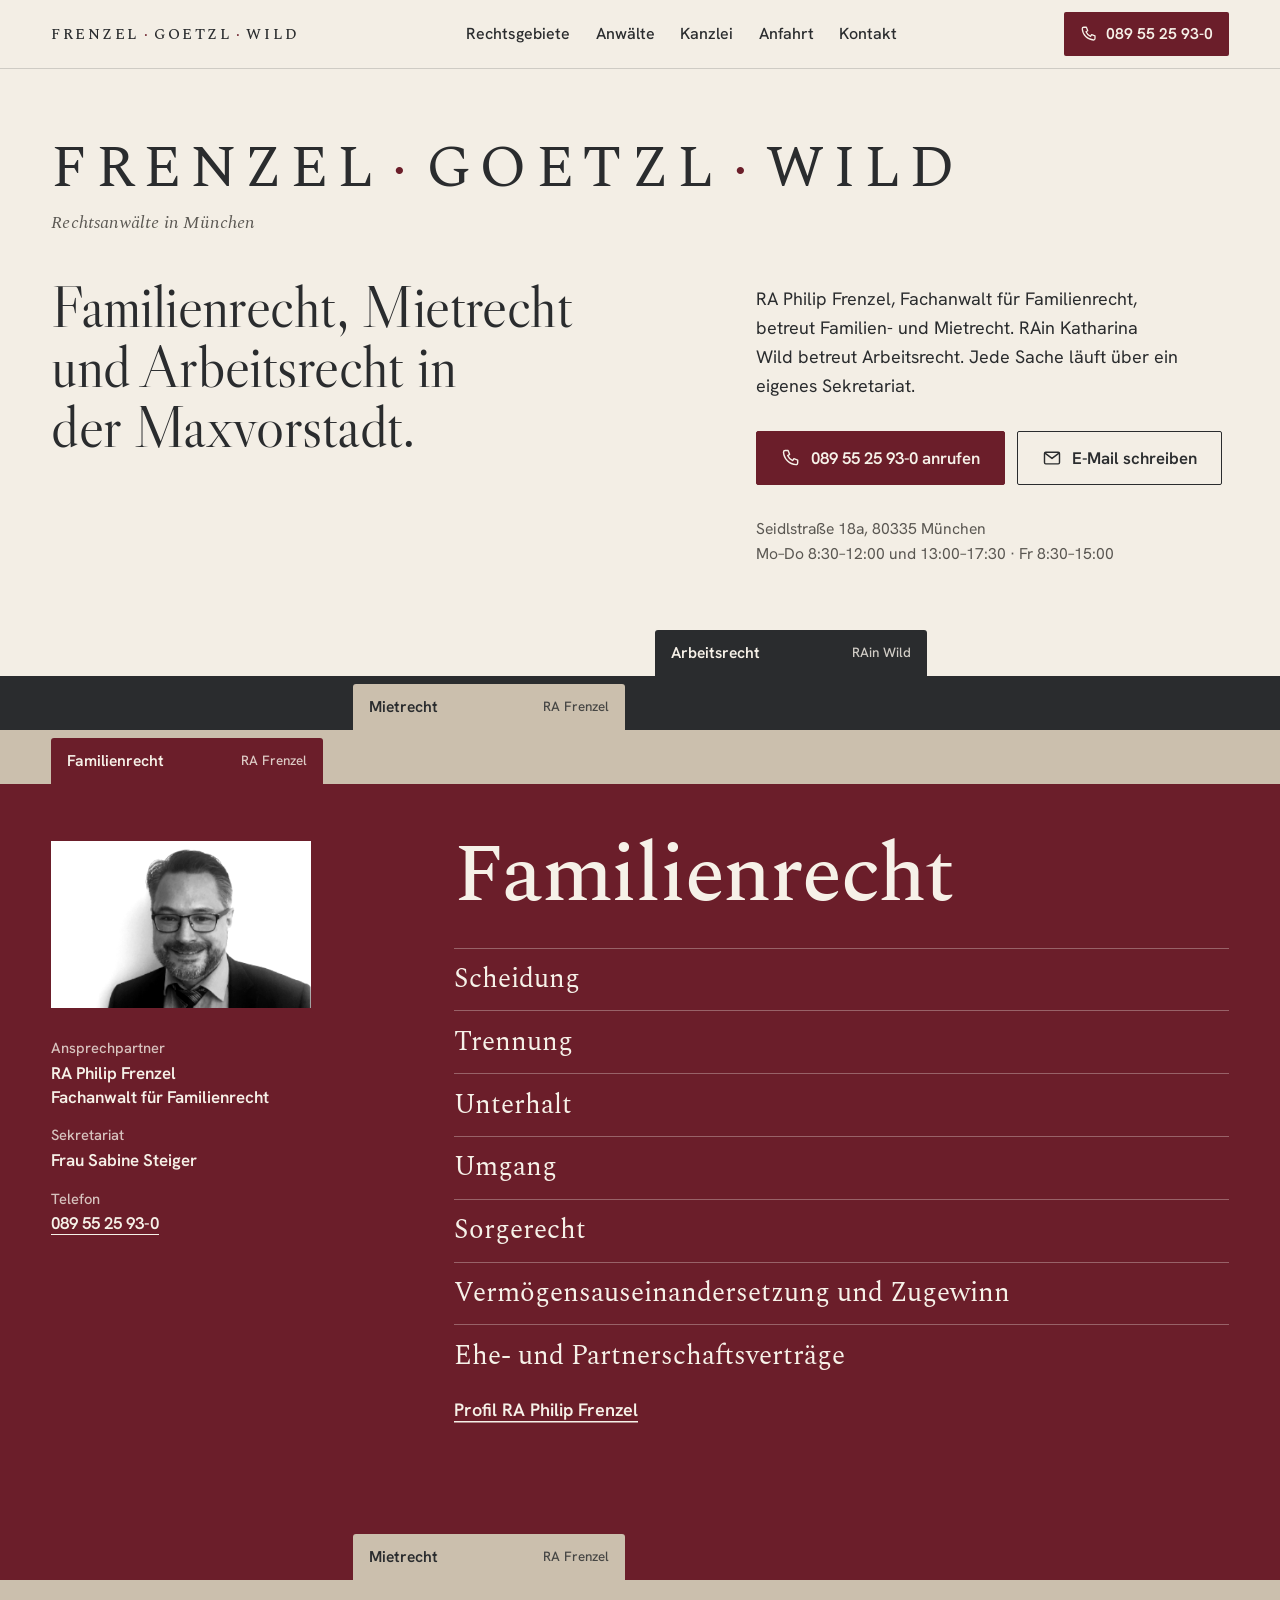
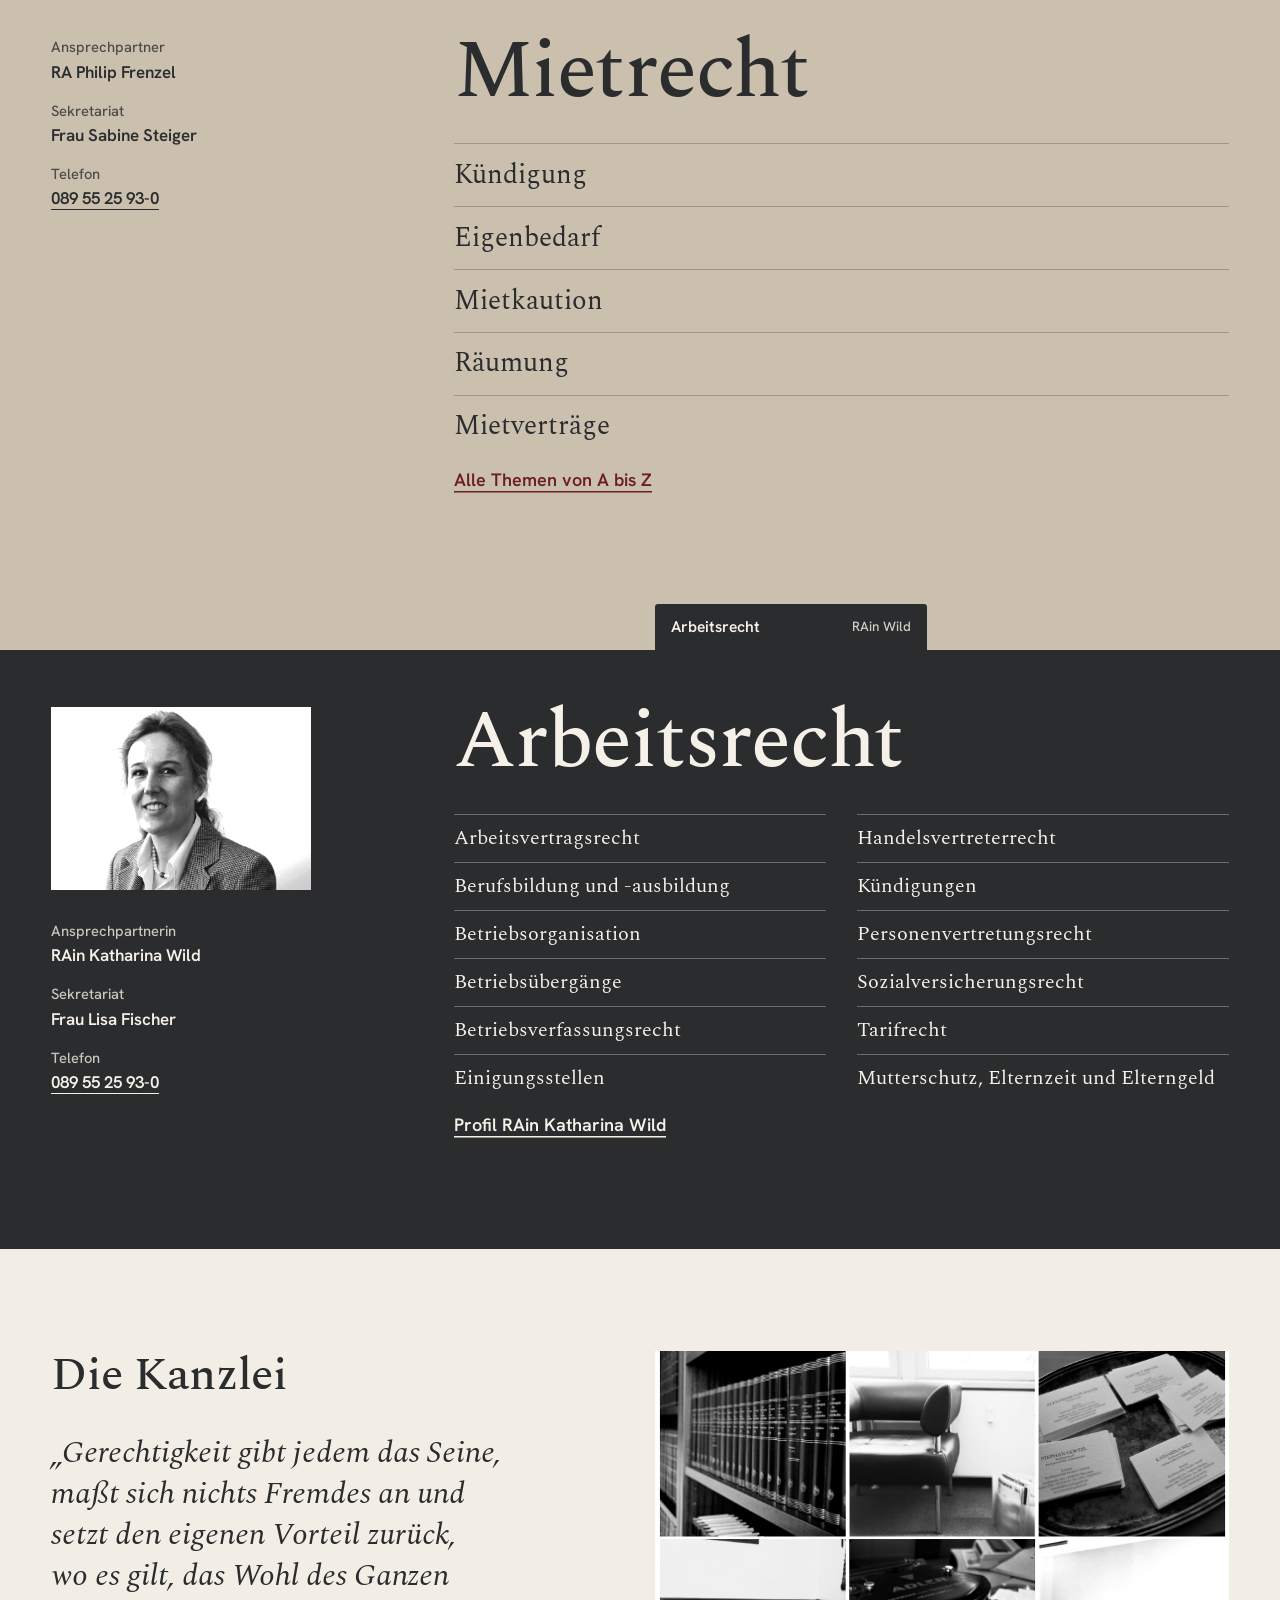
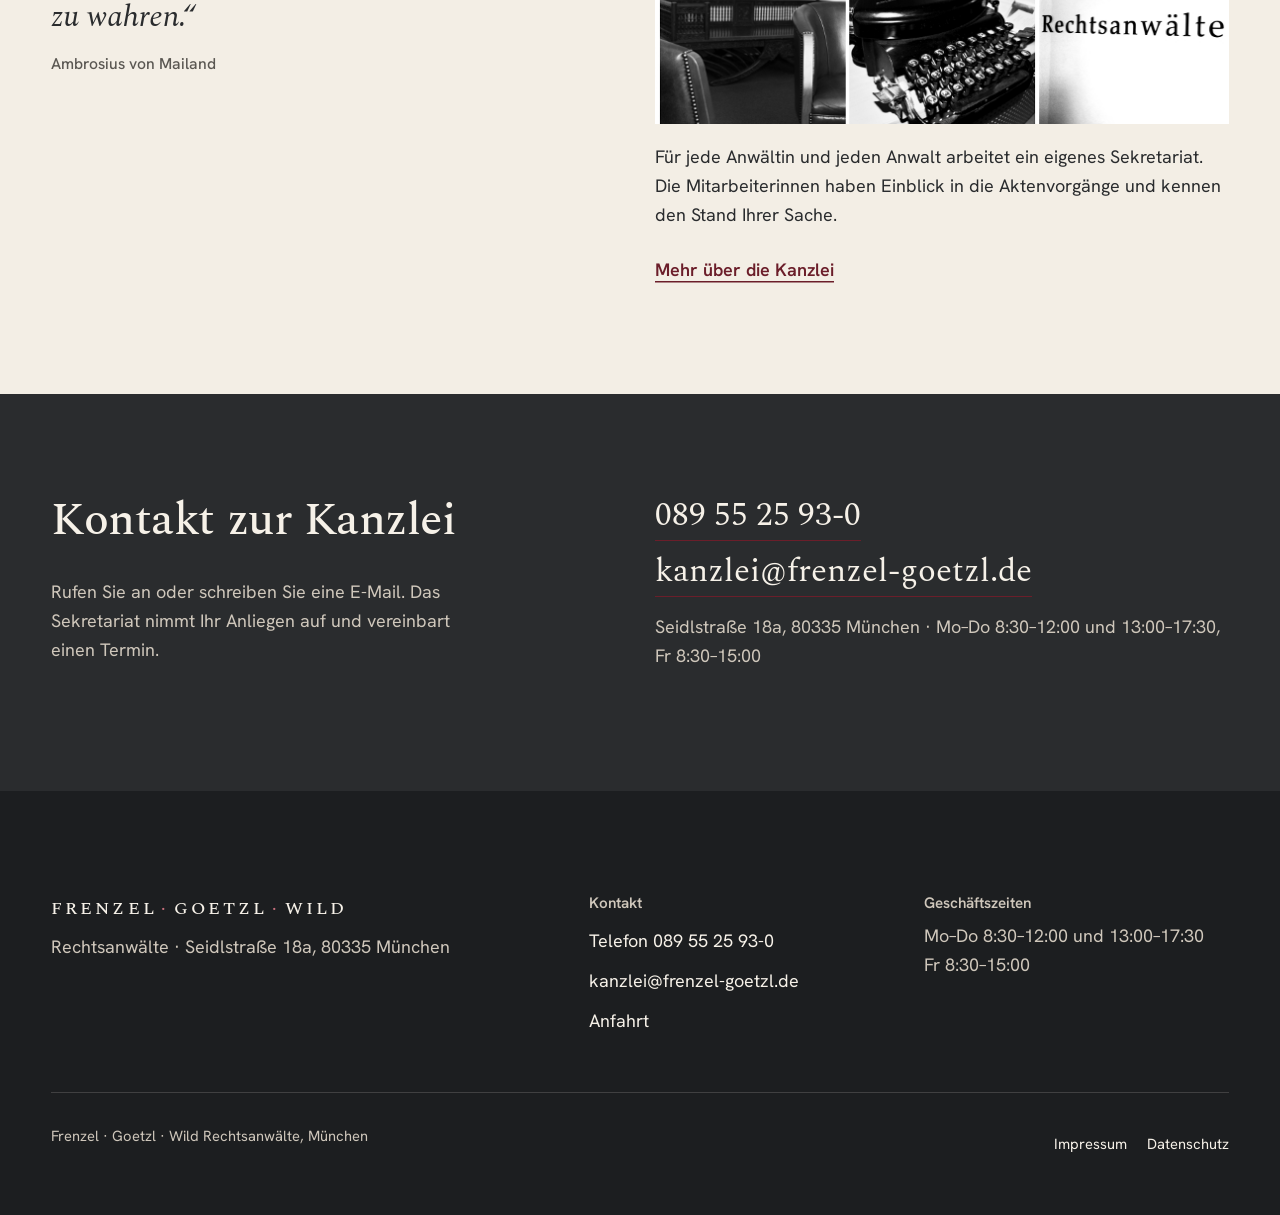
<file: index.html>
<!doctype html>
<html lang="de">
<head>
<meta charset="utf-8">
<meta name="viewport" content="width=device-width, initial-scale=1">
<meta name="robots" content="noindex, nofollow">
<title>Frenzel · Goetzl · Wild Rechtsanwälte, München – Familienrecht, Mietrecht, Arbeitsrecht</title>
<meta name="description" content="Rechtsanwälte in der Maxvorstadt, Seidlstraße 18a: RA Philip Frenzel, Fachanwalt für Familienrecht, für Familien- und Mietrecht; RAin Katharina Wild für Arbeitsrecht.">
<meta property="og:title" content="Frenzel · Goetzl · Wild Rechtsanwälte, München – Familienrecht, Mietrecht, Arbeitsrecht">
<meta property="og:description" content="Rechtsanwälte in der Maxvorstadt, Seidlstraße 18a: RA Philip Frenzel, Fachanwalt für Familienrecht, für Familien- und Mietrecht; RAin Katharina Wild für Arbeitsrecht.">
<meta property="og:type" content="website">
<meta name="theme-color" content="#F3EEE5">
<link rel="icon" href="assets/img/favicon.svg" type="image/svg+xml">
<link rel="preload" href="assets/fonts/spectral-latin-500-normal.woff2" as="font" type="font/woff2" crossorigin>
<link rel="preload" href="assets/fonts/hanken-grotesk-latin-400-normal.woff2" as="font" type="font/woff2" crossorigin>
<link rel="preload" href="assets/fonts/libre-caslon-display-latin-400-normal.woff2" as="font" type="font/woff2" crossorigin>
<link rel="stylesheet" href="assets/css/site.css">
<script>document.documentElement.classList.add('js')</script>
</head>
<body>
<a class="skip" href="#inhalt">Zum Inhalt springen</a>
<header class="kopf">
  <div class="wrap kopf__zeile">
    <a class="marke" href="index.html" aria-label="Frenzel · Goetzl · Wild Rechtsanwälte, Startseite">Frenzel<span aria-hidden="true">·</span>Goetzl<span aria-hidden="true">·</span>Wild</a>
    <nav class="nav" aria-label="Hauptnavigation">
      <ul>
        <li><a href="rechtsgebiete.html">Rechtsgebiete</a></li>
        <li><a href="anwaelte.html">Anwälte</a></li>
        <li><a href="kanzlei.html">Kanzlei</a></li>
        <li><a href="anfahrt.html">Anfahrt</a></li>
        <li><a href="kontakt.html">Kontakt</a></li>
      </ul>
    </nav>
    <div class="kopf__aktion">
      <a class="knopf-tel-klein" href="tel:+49895525930" aria-label="Kanzlei anrufen: 089 55 25 93-0"><svg viewBox="0 0 24 24" fill="none" stroke="currentColor" stroke-width="1.7" stroke-linecap="round" stroke-linejoin="round" aria-hidden="true"><path d="M5 3h3.5l1.8 4.6-2.3 1.5a11 11 0 0 0 6 6l1.5-2.3L20 14.5V18a2 2 0 0 1-2 2A16 16 0 0 1 3 5a2 2 0 0 1 2-2Z"/></svg><span class="kurz">Anrufen</span><span class="lang">089 55 25 93-0</span></a>
      <button class="menue-knopf" type="button" aria-expanded="false" aria-controls="menue">Menü</button>
    </div>
  </div>
  <nav class="wrap menue" id="menue" aria-label="Menü">
    <ul>
      <li><a href="index.html" aria-current="page">Start</a></li>
      <li><a href="rechtsgebiete.html">Rechtsgebiete</a></li>
      <li><a href="anwaelte.html">Anwälte</a></li>
      <li><a href="kanzlei.html">Kanzlei</a></li>
      <li><a href="anfahrt.html">Anfahrt</a></li>
      <li><a href="kontakt.html">Kontakt</a></li>
    </ul>
  </nav>
  <div class="leiste" aria-hidden="true">
    <div class="wrap leiste__reihe">
      <a href="#familienrecht" data-farbe="bordeaux" tabindex="-1">Familienrecht</a>
      <a href="#mietrecht" data-farbe="stein" tabindex="-1">Mietrecht</a>
      <a href="#arbeitsrecht" data-farbe="anthrazit" tabindex="-1">Arbeitsrecht</a>
    </div>
  </div>
</header>
<main id="inhalt">
  <section class="deckel" aria-labelledby="titel">
    <div class="wrap deckel__innen">
      <p class="namensfolge">Frenzel<span class="punkt" aria-hidden="true">·</span>Goetzl<span class="punkt" aria-hidden="true">·</span>Wild<span class="namensfolge__zusatz">Rechtsanwälte in München</span></p>
      <div class="raster deckel__raster">
        <h1 id="titel">Familienrecht, Mietrecht und Arbeitsrecht in der Maxvorstadt.</h1>
        <div class="deckel__rechts">
          <p class="deckel__text">RA Philip Frenzel, Fachanwalt für Familienrecht, betreut Familien- und Mietrecht. RAin Katharina Wild betreut Arbeitsrecht. Jede Sache läuft über ein eigenes Sekretariat.</p>
          <div class="aktionen">
        <a class="knopf knopf--voll" href="tel:+49895525930"><svg viewBox="0 0 24 24" fill="none" stroke="currentColor" stroke-width="1.7" stroke-linecap="round" stroke-linejoin="round" aria-hidden="true"><path d="M5 3h3.5l1.8 4.6-2.3 1.5a11 11 0 0 0 6 6l1.5-2.3L20 14.5V18a2 2 0 0 1-2 2A16 16 0 0 1 3 5a2 2 0 0 1 2-2Z"/></svg>089 55 25 93-0 anrufen</a>
        <a class="knopf knopf--rand" href="mailto:kanzlei@frenzel-goetzl.de"><svg viewBox="0 0 24 24" fill="none" stroke="currentColor" stroke-width="1.7" stroke-linecap="round" stroke-linejoin="round" aria-hidden="true"><rect x="3" y="5" width="18" height="14" rx="1.5"/><path d="m4 6.5 8 6 8-6"/></svg>E-Mail schreiben</a>
      </div>
          <ul class="deckel__fakten">
            <li>Seidlstraße 18a, 80335 München</li>
            <li>Mo–Do 8:30–12:00 und 13:00–17:30 · Fr 8:30–15:00</li>
          </ul>
        </div>
      </div>
    </div>
    <nav class="stapel" id="register" aria-label="Rechtsgebiete">
      <div class="band band--auf-creme"><div class="wrap band__zeile"><a class="reiter reiter--anthrazit pos-3" href="#arbeitsrecht">Arbeitsrecht <small>RAin Wild</small></a></div></div>
      <div class="kante kante--anthrazit"></div>
      <div class="band band--auf-anthrazit"><div class="wrap band__zeile"><a class="reiter reiter--stein pos-2" href="#mietrecht">Mietrecht <small>RA Frenzel</small></a></div></div>
      <div class="kante kante--stein"></div>
      <div class="band band--auf-stein"><div class="wrap band__zeile"><a class="reiter reiter--bordeaux pos-1" href="#familienrecht">Familienrecht <small>RA Frenzel</small></a></div></div>
    </nav>
  </section>

  <section class="register register--bordeaux" id="familienrecht" aria-labelledby="h-familie" data-register="bordeaux">
    <div class="wrap raster register__koerper">
      <div class="register__rand">
        <figure class="portrait"><img src="assets/img/philip-frenzel.jpg" width="400" height="256" alt="RA Philip Frenzel" loading="lazy"></figure>
        <dl class="zustaendig">
          <dt>Ansprechpartner</dt><dd>RA Philip Frenzel<br>Fachanwalt für Familienrecht</dd>
          <dt>Sekretariat</dt><dd>Frau Sabine Steiger</dd>
          <dt>Telefon</dt><dd><a href="tel:+49895525930">089 55 25 93-0</a></dd>
        </dl>
      </div>
      <div class="register__inhalt">
        <h2 id="h-familie">Familienrecht</h2>
        <ul class="themen"><li>Scheidung</li><li>Trennung</li><li>Unterhalt</li><li>Umgang</li><li>Sorgerecht</li><li>Vermögensauseinandersetzung und Zugewinn</li><li>Ehe- und Partnerschaftsverträge</li></ul>
        <a class="textlink" href="anwalt-philip-frenzel.html">Profil RA Philip Frenzel</a>
      </div>
    </div>
  </section>

  <section class="register register--stein" id="mietrecht" aria-labelledby="h-miete" data-register="stein">
    <div class="band band--auf-bordeaux" aria-hidden="true"><div class="wrap band__zeile"><span class="reiter reiter--stein pos-2">Mietrecht <small>RA Frenzel</small></span></div></div>
    <div class="wrap raster register__koerper">
      <div class="register__rand">
        <dl class="zustaendig">
          <dt>Ansprechpartner</dt><dd>RA Philip Frenzel</dd>
          <dt>Sekretariat</dt><dd>Frau Sabine Steiger</dd>
          <dt>Telefon</dt><dd><a href="tel:+49895525930">089 55 25 93-0</a></dd>
        </dl>
      </div>
      <div class="register__inhalt">
        <h2 id="h-miete">Mietrecht</h2>
        <ul class="themen"><li>Kündigung</li><li>Eigenbedarf</li><li>Mietkaution</li><li>Räumung</li><li>Mietverträge</li></ul>
        <a class="textlink" style="color:var(--bordeaux)" href="rechtsgebiete.html">Alle Themen von A bis Z</a>
      </div>
    </div>
  </section>

  <section class="register register--anthrazit" id="arbeitsrecht" aria-labelledby="h-arbeit" data-register="anthrazit">
    <div class="band band--auf-stein" aria-hidden="true"><div class="wrap band__zeile"><span class="reiter reiter--anthrazit pos-3">Arbeitsrecht <small>RAin Wild</small></span></div></div>
    <div class="wrap raster register__koerper">
      <div class="register__rand">
        <figure class="portrait"><img src="assets/img/katharina-wild.jpg" width="400" height="281" alt="RAin Katharina Wild" loading="lazy"></figure>
        <dl class="zustaendig">
          <dt>Ansprechpartnerin</dt><dd>RAin Katharina Wild</dd>
          <dt>Sekretariat</dt><dd>Frau Lisa Fischer</dd>
          <dt>Telefon</dt><dd><a href="tel:+49895525930">089 55 25 93-0</a></dd>
        </dl>
      </div>
      <div class="register__inhalt">
        <h2 id="h-arbeit">Arbeitsrecht</h2>
        <ul class="themen themen--zwei"><li>Arbeitsvertragsrecht</li><li>Berufsbildung und -ausbildung</li><li>Betriebsorganisation</li><li>Betriebsübergänge</li><li>Betriebsverfassungsrecht</li><li>Einigungsstellen</li><li>Handelsvertreterrecht</li><li>Kündigungen</li><li>Personenvertretungsrecht</li><li>Sozialversicherungsrecht</li><li>Tarifrecht</li><li>Mutterschutz, Elternzeit und Elterngeld</li></ul>
        <a class="textlink" href="anwalt-katharina-wild.html">Profil RAin Katharina Wild</a>
      </div>
    </div>
  </section>

  <section class="blatt" aria-labelledby="h-kanzlei">
    <div class="wrap raster">
      <div class="spalte-links">
        <h2 class="titel" id="h-kanzlei">Die Kanzlei</h2>
        <blockquote class="zitat">
          <p>„Gerechtigkeit gibt jedem das Seine, maßt sich nichts Fremdes an und setzt den eigenen Vorteil zurück, wo es gilt, das Wohl des Ganzen zu wahren.“</p>
          <footer>Ambrosius von Mailand</footer>
        </blockquote>
      </div>
      <div class="spalte-rechts">
        <figure class="bild-kanzlei"><img src="assets/img/kanzlei-impressionen.jpg" width="580" height="377" alt="Kanzleiräume: Bücherwand mit Gesetzeswerken, Ledersessel, Visitenkarten, Schreibmaschine und Schriftzug Rechtsanwälte" loading="lazy"></figure>
        <p>Für jede Anwältin und jeden Anwalt arbeitet ein eigenes Sekretariat. Die Mitarbeiterinnen haben Einblick in die Aktenvorgänge und kennen den Stand Ihrer Sache.</p>
        <a class="textlink" href="kanzlei.html">Mehr über die Kanzlei</a>
      </div>
    </div>
  </section>
  <section class="blatt dunkel" aria-labelledby="h-kontaktband">
    <div class="wrap raster">
      <div class="spalte-links">
        <h2 class="titel" id="h-kontaktband">Kontakt zur Kanzlei</h2>
        <p class="leise">Rufen Sie an oder schreiben Sie eine E-Mail. Das Sekretariat nimmt Ihr Anliegen auf und vereinbart einen Termin.</p>
      </div>
      <div class="spalte-rechts">
        <p style="margin:0"><a class="gross-link" style="color:inherit" href="tel:+49895525930">089 55 25 93-0</a></p>
        <p style="margin:16px 0 0"><a class="gross-link" style="color:inherit" href="mailto:kanzlei@frenzel-goetzl.de">kanzlei@frenzel-goetzl.de</a></p>
        <p class="leise" style="margin-top:20px">Seidlstraße 18a, 80335 München · Mo–Do 8:30–12:00 und 13:00–17:30, Fr 8:30–15:00</p>
      </div>
    </div>
  </section>
</main>
<footer class="fuss">
  <div class="wrap">
    <div class="fuss__raster">
      <div>
        <a class="marke" href="index.html">Frenzel<span aria-hidden="true">·</span>Goetzl<span aria-hidden="true">·</span>Wild</a>
        <p>Rechtsanwälte · Seidlstraße 18a, 80335 München</p>
      </div>
      <div>
        <h2>Kontakt</h2>
        <ul>
          <li><a href="tel:+49895525930">Telefon 089 55 25 93-0</a></li>
          <li><a href="mailto:kanzlei@frenzel-goetzl.de">kanzlei@frenzel-goetzl.de</a></li>
          <li><a href="anfahrt.html">Anfahrt</a></li>
        </ul>
      </div>
      <div>
        <h2>Geschäftszeiten</h2>
        <p style="margin-top:0">Mo–Do 8:30–12:00 und 13:00–17:30<br>Fr 8:30–15:00</p>
      </div>
    </div>
    <div class="fuss__unten">
      <span>Frenzel · Goetzl · Wild Rechtsanwälte, München</span>
      <ul>
        <li><a href="impressum.html">Impressum</a></li>
        <li><a href="datenschutz.html">Datenschutz</a></li>
      </ul>
    </div>
  </div>
</footer>
<script src="assets/js/lib/gsap.min.js" defer></script>
<script src="assets/js/lib/ScrollTrigger.min.js" defer></script>
<script src="assets/js/site.js" defer></script>
</body>
</html>
</file>
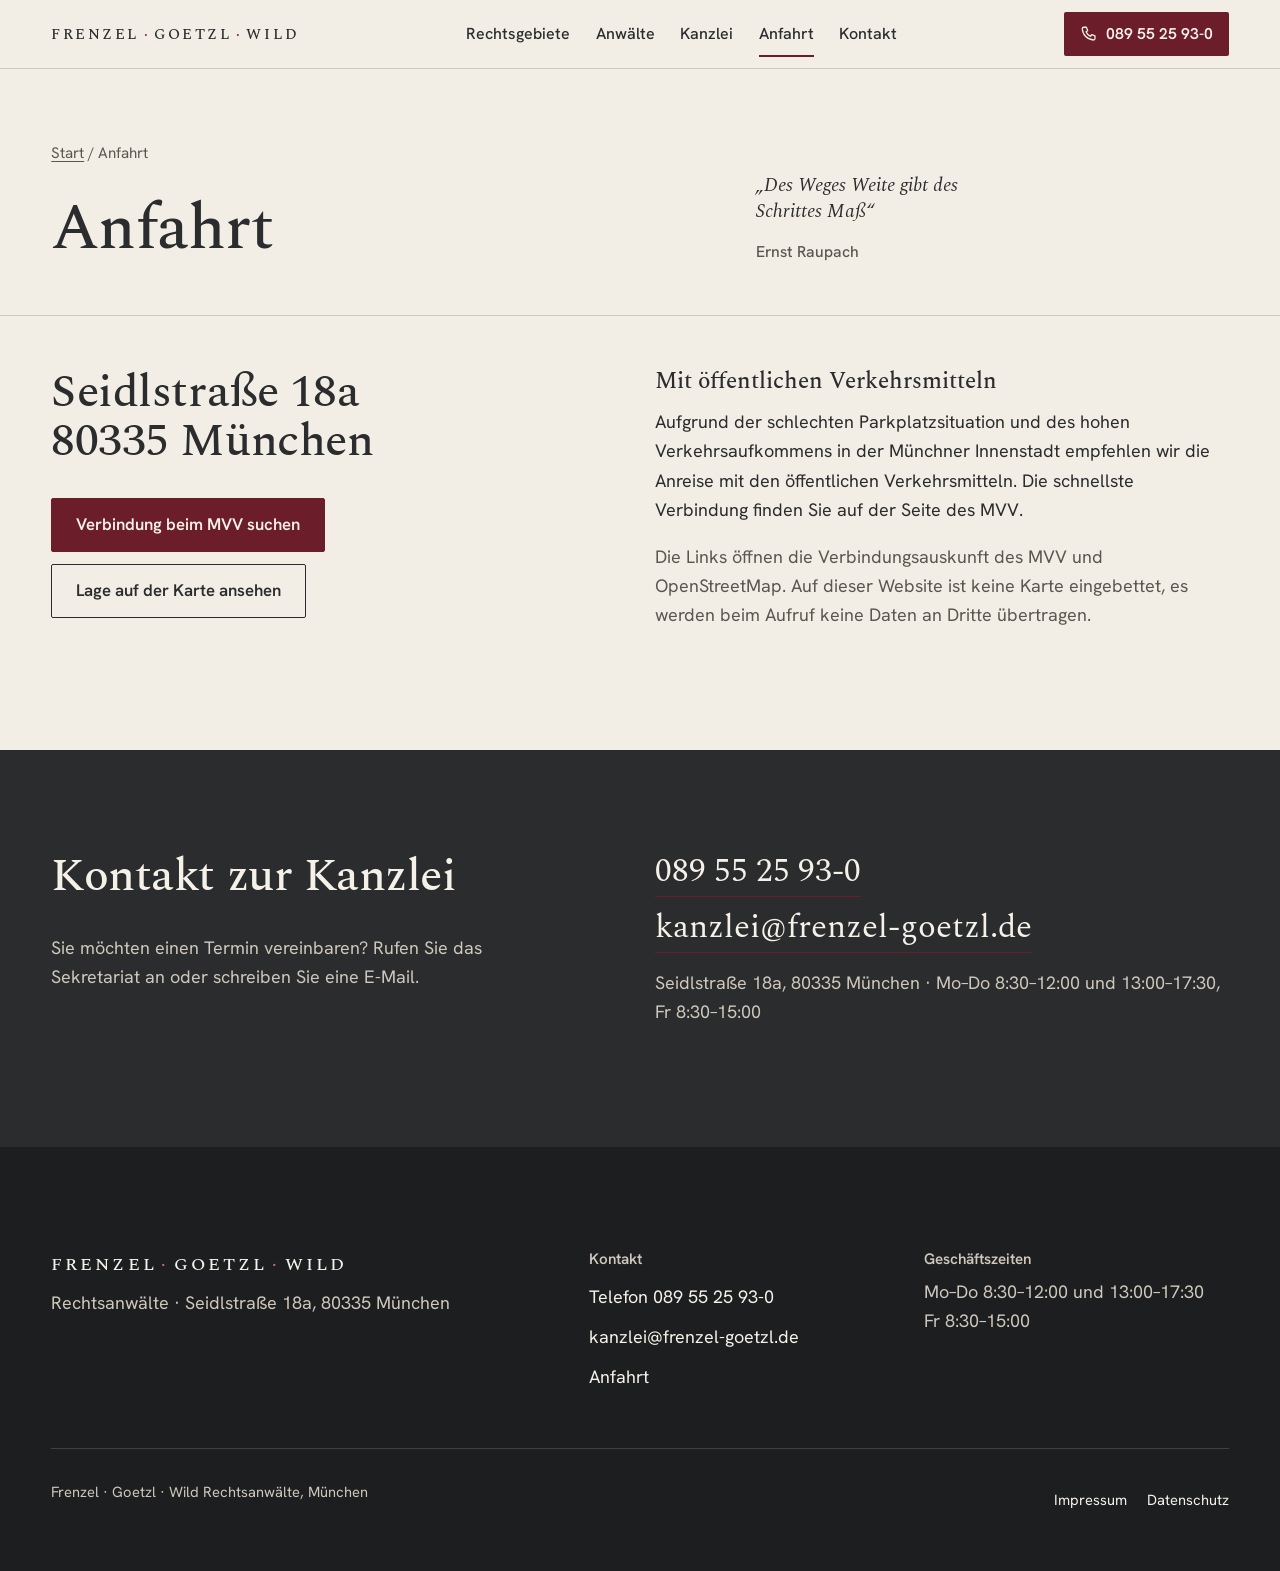
<file: anfahrt.html>
<!doctype html>
<html lang="de">
<head>
<meta charset="utf-8">
<meta name="viewport" content="width=device-width, initial-scale=1">
<meta name="robots" content="noindex, nofollow">
<title>Anfahrt – Frenzel · Goetzl · Wild Rechtsanwälte, Seidlstraße 18a, München</title>
<meta name="description" content="So erreichen Sie die Kanzlei in der Seidlstraße 18a, 80335 München: am besten mit öffentlichen Verkehrsmitteln.">
<meta property="og:title" content="Anfahrt – Frenzel · Goetzl · Wild Rechtsanwälte, Seidlstraße 18a, München">
<meta property="og:description" content="So erreichen Sie die Kanzlei in der Seidlstraße 18a, 80335 München: am besten mit öffentlichen Verkehrsmitteln.">
<meta property="og:type" content="website">
<meta name="theme-color" content="#F3EEE5">
<link rel="icon" href="assets/img/favicon.svg" type="image/svg+xml">
<link rel="preload" href="assets/fonts/spectral-latin-500-normal.woff2" as="font" type="font/woff2" crossorigin>
<link rel="preload" href="assets/fonts/hanken-grotesk-latin-400-normal.woff2" as="font" type="font/woff2" crossorigin>
<link rel="stylesheet" href="assets/css/site.css">
<script>document.documentElement.classList.add('js')</script>
</head>
<body>
<a class="skip" href="#inhalt">Zum Inhalt springen</a>
<header class="kopf">
  <div class="wrap kopf__zeile">
    <a class="marke" href="index.html" aria-label="Frenzel · Goetzl · Wild Rechtsanwälte, Startseite">Frenzel<span aria-hidden="true">·</span>Goetzl<span aria-hidden="true">·</span>Wild</a>
    <nav class="nav" aria-label="Hauptnavigation">
      <ul>
        <li><a href="rechtsgebiete.html">Rechtsgebiete</a></li>
        <li><a href="anwaelte.html">Anwälte</a></li>
        <li><a href="kanzlei.html">Kanzlei</a></li>
        <li><a href="anfahrt.html" aria-current="page">Anfahrt</a></li>
        <li><a href="kontakt.html">Kontakt</a></li>
      </ul>
    </nav>
    <div class="kopf__aktion">
      <a class="knopf-tel-klein" href="tel:+49895525930" aria-label="Kanzlei anrufen: 089 55 25 93-0"><svg viewBox="0 0 24 24" fill="none" stroke="currentColor" stroke-width="1.7" stroke-linecap="round" stroke-linejoin="round" aria-hidden="true"><path d="M5 3h3.5l1.8 4.6-2.3 1.5a11 11 0 0 0 6 6l1.5-2.3L20 14.5V18a2 2 0 0 1-2 2A16 16 0 0 1 3 5a2 2 0 0 1 2-2Z"/></svg><span class="kurz">Anrufen</span><span class="lang">089 55 25 93-0</span></a>
      <button class="menue-knopf" type="button" aria-expanded="false" aria-controls="menue">Menü</button>
    </div>
  </div>
  <nav class="wrap menue" id="menue" aria-label="Menü">
    <ul>
      <li><a href="index.html">Start</a></li>
      <li><a href="rechtsgebiete.html">Rechtsgebiete</a></li>
      <li><a href="anwaelte.html">Anwälte</a></li>
      <li><a href="kanzlei.html">Kanzlei</a></li>
      <li><a href="anfahrt.html" aria-current="page">Anfahrt</a></li>
      <li><a href="kontakt.html">Kontakt</a></li>
    </ul>
  </nav>
</header>
<main id="inhalt">
  <section class="seitenkopf">
    <div class="wrap raster">
      <div class="seitenkopf__titel">
        <p class="pfad"><a href="index.html">Start</a> / Anfahrt</p>
        <h1 class="titel-gross">Anfahrt</h1>
        
      </div>
      <blockquote class="zitat zitat--klein seitenkopf__zitat">
        <p>„Des Weges Weite gibt des Schrittes Maß“</p>
        <footer>Ernst Raupach</footer>
      </blockquote>
    </div>
  </section>

  <section class="blatt" aria-label="Wegbeschreibung">
    <div class="wrap raster">
      <div class="spalte-links">
        <h2 class="titel">Seidlstraße 18a<br>80335 München</h2>
        <div class="aktionen" style="margin-top:var(--raum-2)">
          <a class="knopf knopf--voll" href="https://efa.mvv-muenchen.de/mvv/XSLT_TRIP_REQUEST2?ptOptionsActive=0&amp;language=de&amp;nameState_destination=empty&amp;type_destination=address&amp;placeState_destination=empty&amp;execInst=normal&amp;sessionID=0&amp;itdTripDateTimeDepArr=dep&amp;place_destination=M%FCnchen&amp;name_destination=Seidlstra%DFe+18a" rel="noopener">Verbindung beim MVV suchen</a>
          <a class="knopf knopf--rand" href="https://www.openstreetmap.org/?mlat=48.14392&amp;mlon=11.55783#map=17/48.14392/11.55783" rel="noopener">Lage auf der Karte ansehen</a>
        </div>
      </div>
      <div class="spalte-rechts fliess">
        <h2 class="titel-klein">Mit öffentlichen Verkehrsmitteln</h2>
        <p>Aufgrund der schlechten Parkplatzsituation und des hohen Verkehrsaufkommens in der Münchner Innenstadt empfehlen wir die Anreise mit den öffentlichen Verkehrsmitteln. Die schnellste Verbindung finden Sie auf der Seite des MVV.</p>
        <p class="leise">Die Links öffnen die Verbindungsauskunft des MVV und OpenStreetMap. Auf dieser Website ist keine Karte eingebettet, es werden beim Aufruf keine Daten an Dritte übertragen.</p>
      </div>
    </div>
  </section>
  <section class="blatt dunkel" aria-labelledby="h-kontaktband">
    <div class="wrap raster">
      <div class="spalte-links">
        <h2 class="titel" id="h-kontaktband">Kontakt zur Kanzlei</h2>
        <p class="leise">Sie möchten einen Termin vereinbaren? Rufen Sie das Sekretariat an oder schreiben Sie eine E-Mail.</p>
      </div>
      <div class="spalte-rechts">
        <p style="margin:0"><a class="gross-link" style="color:inherit" href="tel:+49895525930">089 55 25 93-0</a></p>
        <p style="margin:16px 0 0"><a class="gross-link" style="color:inherit" href="mailto:kanzlei@frenzel-goetzl.de">kanzlei@frenzel-goetzl.de</a></p>
        <p class="leise" style="margin-top:20px">Seidlstraße 18a, 80335 München · Mo–Do 8:30–12:00 und 13:00–17:30, Fr 8:30–15:00</p>
      </div>
    </div>
  </section>
</main>
<footer class="fuss">
  <div class="wrap">
    <div class="fuss__raster">
      <div>
        <a class="marke" href="index.html">Frenzel<span aria-hidden="true">·</span>Goetzl<span aria-hidden="true">·</span>Wild</a>
        <p>Rechtsanwälte · Seidlstraße 18a, 80335 München</p>
      </div>
      <div>
        <h2>Kontakt</h2>
        <ul>
          <li><a href="tel:+49895525930">Telefon 089 55 25 93-0</a></li>
          <li><a href="mailto:kanzlei@frenzel-goetzl.de">kanzlei@frenzel-goetzl.de</a></li>
          <li><a href="anfahrt.html">Anfahrt</a></li>
        </ul>
      </div>
      <div>
        <h2>Geschäftszeiten</h2>
        <p style="margin-top:0">Mo–Do 8:30–12:00 und 13:00–17:30<br>Fr 8:30–15:00</p>
      </div>
    </div>
    <div class="fuss__unten">
      <span>Frenzel · Goetzl · Wild Rechtsanwälte, München</span>
      <ul>
        <li><a href="impressum.html">Impressum</a></li>
        <li><a href="datenschutz.html">Datenschutz</a></li>
      </ul>
    </div>
  </div>
</footer>
<script src="assets/js/lib/gsap.min.js" defer></script>
<script src="assets/js/lib/ScrollTrigger.min.js" defer></script>
<script src="assets/js/site.js" defer></script>
</body>
</html>
</file>
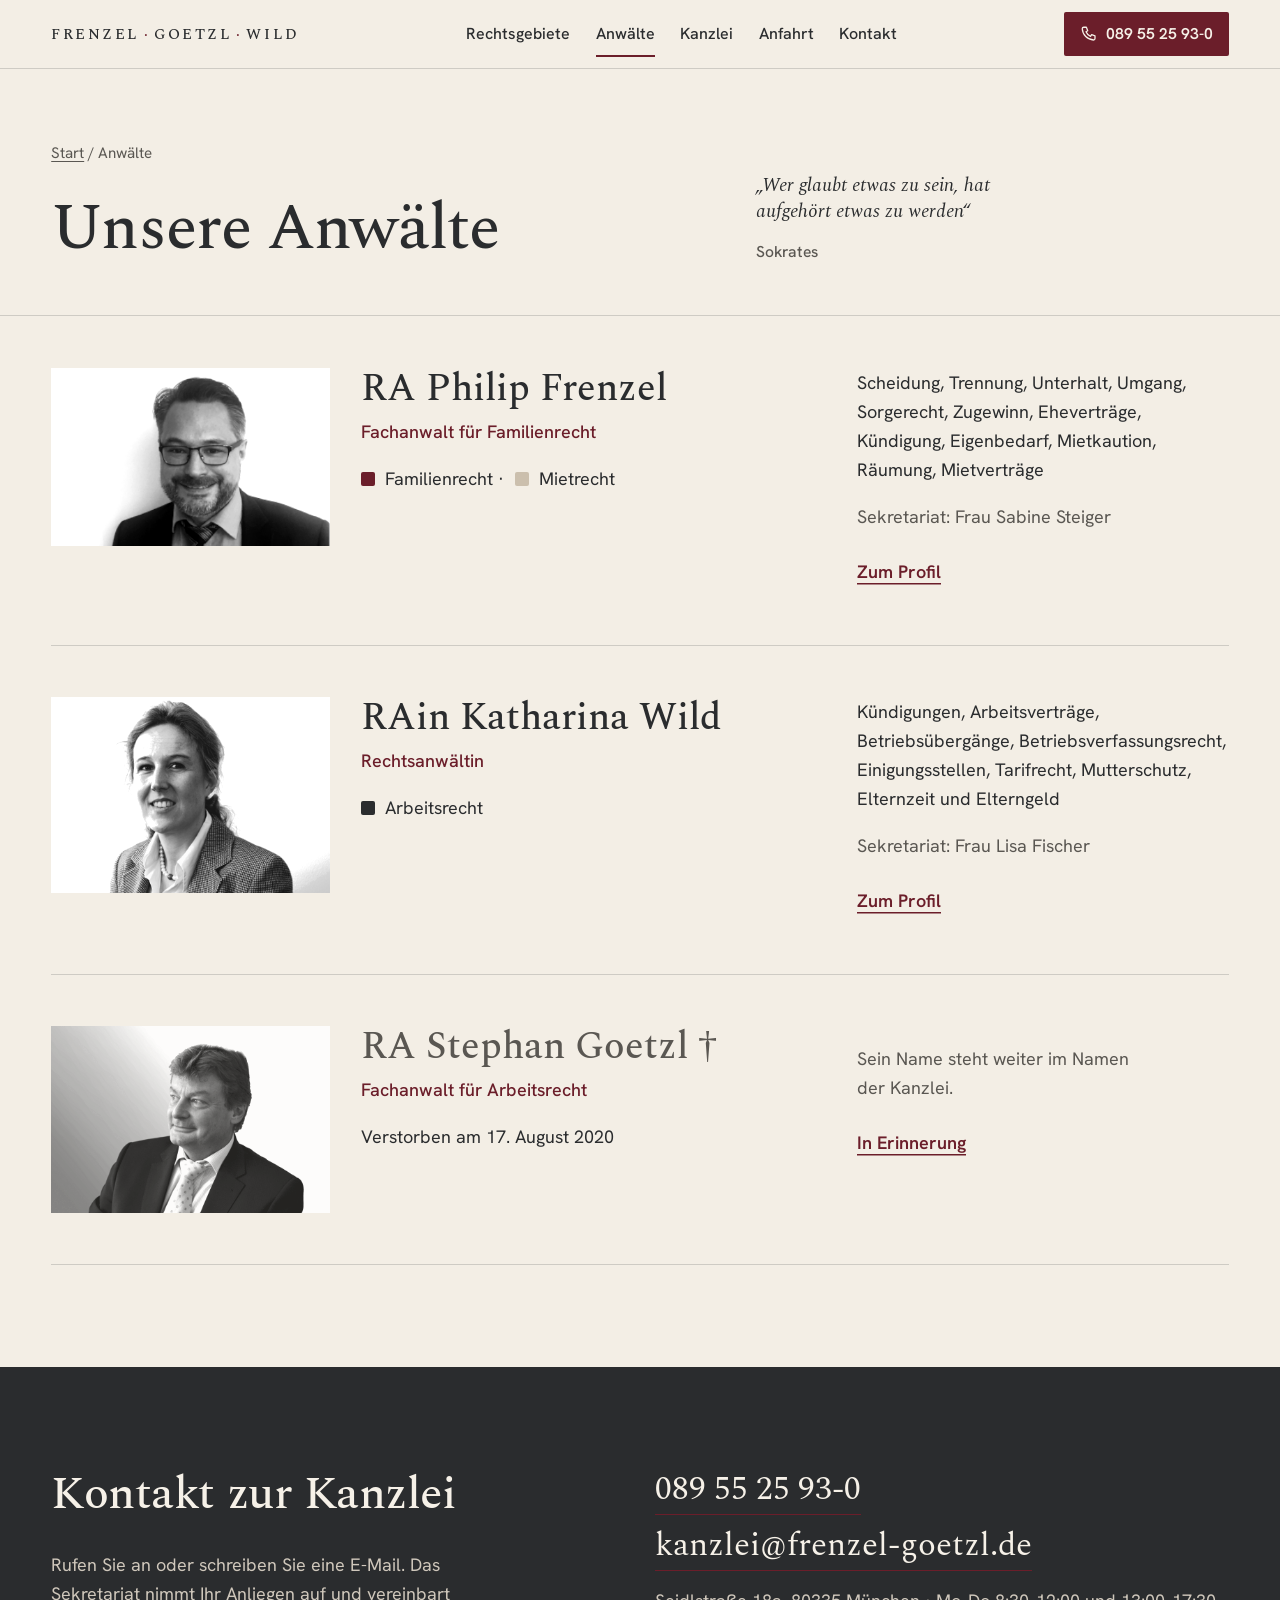
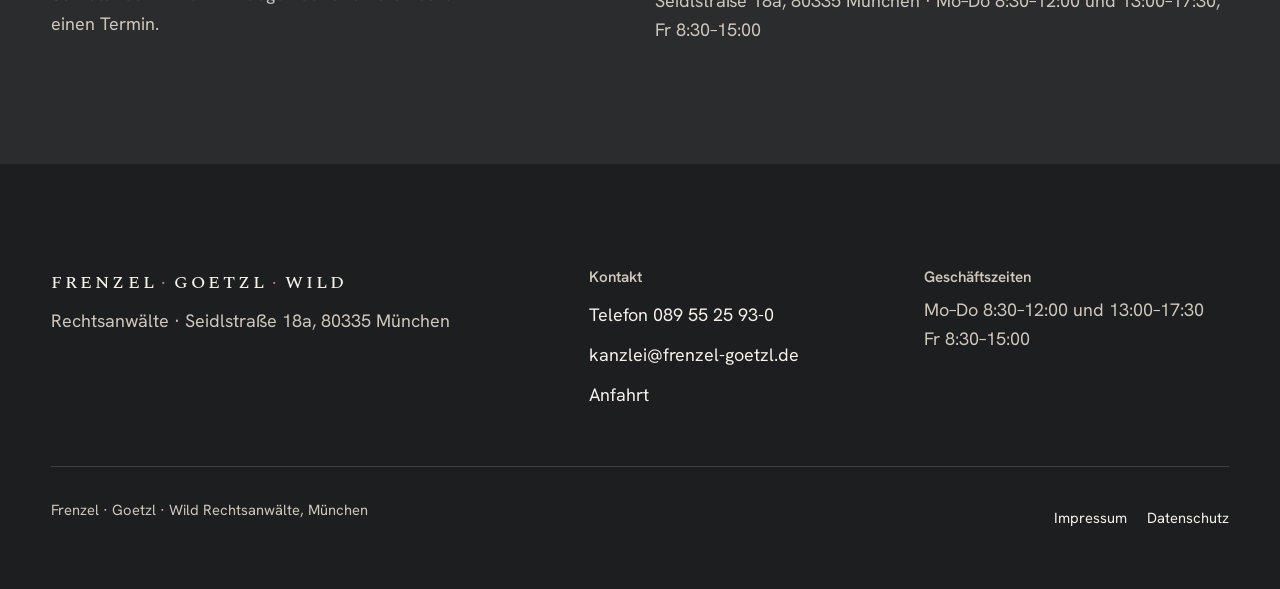
<file: anwaelte.html>
<!doctype html>
<html lang="de">
<head>
<meta charset="utf-8">
<meta name="viewport" content="width=device-width, initial-scale=1">
<meta name="robots" content="noindex, nofollow">
<title>Unsere Anwälte – Frenzel · Goetzl · Wild Rechtsanwälte, München</title>
<meta name="description" content="RA Philip Frenzel, Fachanwalt für Familienrecht, und RAin Katharina Wild, Arbeitsrecht. In Erinnerung an RA Stephan Goetzl, Fachanwalt für Arbeitsrecht.">
<meta property="og:title" content="Unsere Anwälte – Frenzel · Goetzl · Wild Rechtsanwälte, München">
<meta property="og:description" content="RA Philip Frenzel, Fachanwalt für Familienrecht, und RAin Katharina Wild, Arbeitsrecht. In Erinnerung an RA Stephan Goetzl, Fachanwalt für Arbeitsrecht.">
<meta property="og:type" content="website">
<meta name="theme-color" content="#F3EEE5">
<link rel="icon" href="assets/img/favicon.svg" type="image/svg+xml">
<link rel="preload" href="assets/fonts/spectral-latin-500-normal.woff2" as="font" type="font/woff2" crossorigin>
<link rel="preload" href="assets/fonts/hanken-grotesk-latin-400-normal.woff2" as="font" type="font/woff2" crossorigin>
<link rel="stylesheet" href="assets/css/site.css">
<script>document.documentElement.classList.add('js')</script>
</head>
<body>
<a class="skip" href="#inhalt">Zum Inhalt springen</a>
<header class="kopf">
  <div class="wrap kopf__zeile">
    <a class="marke" href="index.html" aria-label="Frenzel · Goetzl · Wild Rechtsanwälte, Startseite">Frenzel<span aria-hidden="true">·</span>Goetzl<span aria-hidden="true">·</span>Wild</a>
    <nav class="nav" aria-label="Hauptnavigation">
      <ul>
        <li><a href="rechtsgebiete.html">Rechtsgebiete</a></li>
        <li><a href="anwaelte.html" aria-current="page">Anwälte</a></li>
        <li><a href="kanzlei.html">Kanzlei</a></li>
        <li><a href="anfahrt.html">Anfahrt</a></li>
        <li><a href="kontakt.html">Kontakt</a></li>
      </ul>
    </nav>
    <div class="kopf__aktion">
      <a class="knopf-tel-klein" href="tel:+49895525930" aria-label="Kanzlei anrufen: 089 55 25 93-0"><svg viewBox="0 0 24 24" fill="none" stroke="currentColor" stroke-width="1.7" stroke-linecap="round" stroke-linejoin="round" aria-hidden="true"><path d="M5 3h3.5l1.8 4.6-2.3 1.5a11 11 0 0 0 6 6l1.5-2.3L20 14.5V18a2 2 0 0 1-2 2A16 16 0 0 1 3 5a2 2 0 0 1 2-2Z"/></svg><span class="kurz">Anrufen</span><span class="lang">089 55 25 93-0</span></a>
      <button class="menue-knopf" type="button" aria-expanded="false" aria-controls="menue">Menü</button>
    </div>
  </div>
  <nav class="wrap menue" id="menue" aria-label="Menü">
    <ul>
      <li><a href="index.html">Start</a></li>
      <li><a href="rechtsgebiete.html">Rechtsgebiete</a></li>
      <li><a href="anwaelte.html" aria-current="page">Anwälte</a></li>
      <li><a href="kanzlei.html">Kanzlei</a></li>
      <li><a href="anfahrt.html">Anfahrt</a></li>
      <li><a href="kontakt.html">Kontakt</a></li>
    </ul>
  </nav>
</header>
<main id="inhalt">
  <section class="seitenkopf">
    <div class="wrap raster">
      <div class="seitenkopf__titel">
        <p class="pfad"><a href="index.html">Start</a> / Anwälte</p>
        <h1 class="titel-gross">Unsere Anwälte</h1>
        
      </div>
      <blockquote class="zitat zitat--klein seitenkopf__zitat">
        <p>„Wer glaubt etwas zu sein, hat aufgehört etwas zu werden“</p>
        <footer>Sokrates</footer>
      </blockquote>
    </div>
  </section>

  <section class="blatt" aria-label="Anwältinnen und Anwälte">
    <div class="wrap">
      <article class="person">
        <a class="person__bild" href="anwalt-philip-frenzel.html" tabindex="-1" aria-hidden="true"><img src="assets/img/philip-frenzel.jpg" width="400" height="256" alt="" loading="lazy"></a>
        <div>
          <h2 class="person__name"><a href="anwalt-philip-frenzel.html">RA Philip Frenzel</a></h2>
          <p class="person__titel">Fachanwalt für Familienrecht</p>
          <p><span class="farbmarke farbmarke--bordeaux" aria-hidden="true"></span>Familienrecht · <span class="farbmarke farbmarke--stein" aria-hidden="true" style="margin-left:6px"></span>Mietrecht</p>
        </div>
        <div>
          <ul class="person__gebiete"><li>Scheidung</li><li>Trennung</li><li>Unterhalt</li><li>Umgang</li><li>Sorgerecht</li><li>Zugewinn</li><li>Eheverträge</li><li>Kündigung</li><li>Eigenbedarf</li><li>Mietkaution</li><li>Räumung</li><li>Mietverträge</li></ul>
          <p class="leise">Sekretariat: Frau Sabine Steiger</p>
          <a class="textlink" href="anwalt-philip-frenzel.html">Zum Profil</a>
        </div>
      </article>
      <article class="person">
        <a class="person__bild" href="anwalt-katharina-wild.html" tabindex="-1" aria-hidden="true"><img src="assets/img/katharina-wild.jpg" width="400" height="281" alt="" loading="lazy"></a>
        <div>
          <h2 class="person__name"><a href="anwalt-katharina-wild.html">RAin Katharina Wild</a></h2>
          <p class="person__titel">Rechtsanwältin</p>
          <p><span class="farbmarke farbmarke--anthrazit" aria-hidden="true"></span>Arbeitsrecht</p>
        </div>
        <div>
          <ul class="person__gebiete"><li>Kündigungen</li><li>Arbeitsverträge</li><li>Betriebsübergänge</li><li>Betriebsverfassungsrecht</li><li>Einigungsstellen</li><li>Tarifrecht</li><li>Mutterschutz, Elternzeit und Elterngeld</li></ul>
          <p class="leise">Sekretariat: Frau Lisa Fischer</p>
          <a class="textlink" href="anwalt-katharina-wild.html">Zum Profil</a>
        </div>
      </article>
      <article class="person person--erinnerung">
        <a class="person__bild" href="anwalt-stephan-goetzl.html" tabindex="-1" aria-hidden="true"><img src="assets/img/stephan-goetzl.jpg" width="400" height="268" alt="" loading="lazy"></a>
        <div>
          <h2 class="person__name"><a href="anwalt-stephan-goetzl.html">RA Stephan Goetzl †</a></h2>
          <p class="person__titel">Fachanwalt für Arbeitsrecht</p>
          <p>Verstorben am 17. August 2020</p>
        </div>
        <div>
          <p class="leise">Sein Name steht weiter im Namen der Kanzlei.</p>
          <a class="textlink" href="anwalt-stephan-goetzl.html">In Erinnerung</a>
        </div>
      </article>
    </div>
  </section>
  <section class="blatt dunkel" aria-labelledby="h-kontaktband">
    <div class="wrap raster">
      <div class="spalte-links">
        <h2 class="titel" id="h-kontaktband">Kontakt zur Kanzlei</h2>
        <p class="leise">Rufen Sie an oder schreiben Sie eine E-Mail. Das Sekretariat nimmt Ihr Anliegen auf und vereinbart einen Termin.</p>
      </div>
      <div class="spalte-rechts">
        <p style="margin:0"><a class="gross-link" style="color:inherit" href="tel:+49895525930">089 55 25 93-0</a></p>
        <p style="margin:16px 0 0"><a class="gross-link" style="color:inherit" href="mailto:kanzlei@frenzel-goetzl.de">kanzlei@frenzel-goetzl.de</a></p>
        <p class="leise" style="margin-top:20px">Seidlstraße 18a, 80335 München · Mo–Do 8:30–12:00 und 13:00–17:30, Fr 8:30–15:00</p>
      </div>
    </div>
  </section>
</main>
<footer class="fuss">
  <div class="wrap">
    <div class="fuss__raster">
      <div>
        <a class="marke" href="index.html">Frenzel<span aria-hidden="true">·</span>Goetzl<span aria-hidden="true">·</span>Wild</a>
        <p>Rechtsanwälte · Seidlstraße 18a, 80335 München</p>
      </div>
      <div>
        <h2>Kontakt</h2>
        <ul>
          <li><a href="tel:+49895525930">Telefon 089 55 25 93-0</a></li>
          <li><a href="mailto:kanzlei@frenzel-goetzl.de">kanzlei@frenzel-goetzl.de</a></li>
          <li><a href="anfahrt.html">Anfahrt</a></li>
        </ul>
      </div>
      <div>
        <h2>Geschäftszeiten</h2>
        <p style="margin-top:0">Mo–Do 8:30–12:00 und 13:00–17:30<br>Fr 8:30–15:00</p>
      </div>
    </div>
    <div class="fuss__unten">
      <span>Frenzel · Goetzl · Wild Rechtsanwälte, München</span>
      <ul>
        <li><a href="impressum.html">Impressum</a></li>
        <li><a href="datenschutz.html">Datenschutz</a></li>
      </ul>
    </div>
  </div>
</footer>
<script src="assets/js/lib/gsap.min.js" defer></script>
<script src="assets/js/lib/ScrollTrigger.min.js" defer></script>
<script src="assets/js/site.js" defer></script>
</body>
</html>
</file>
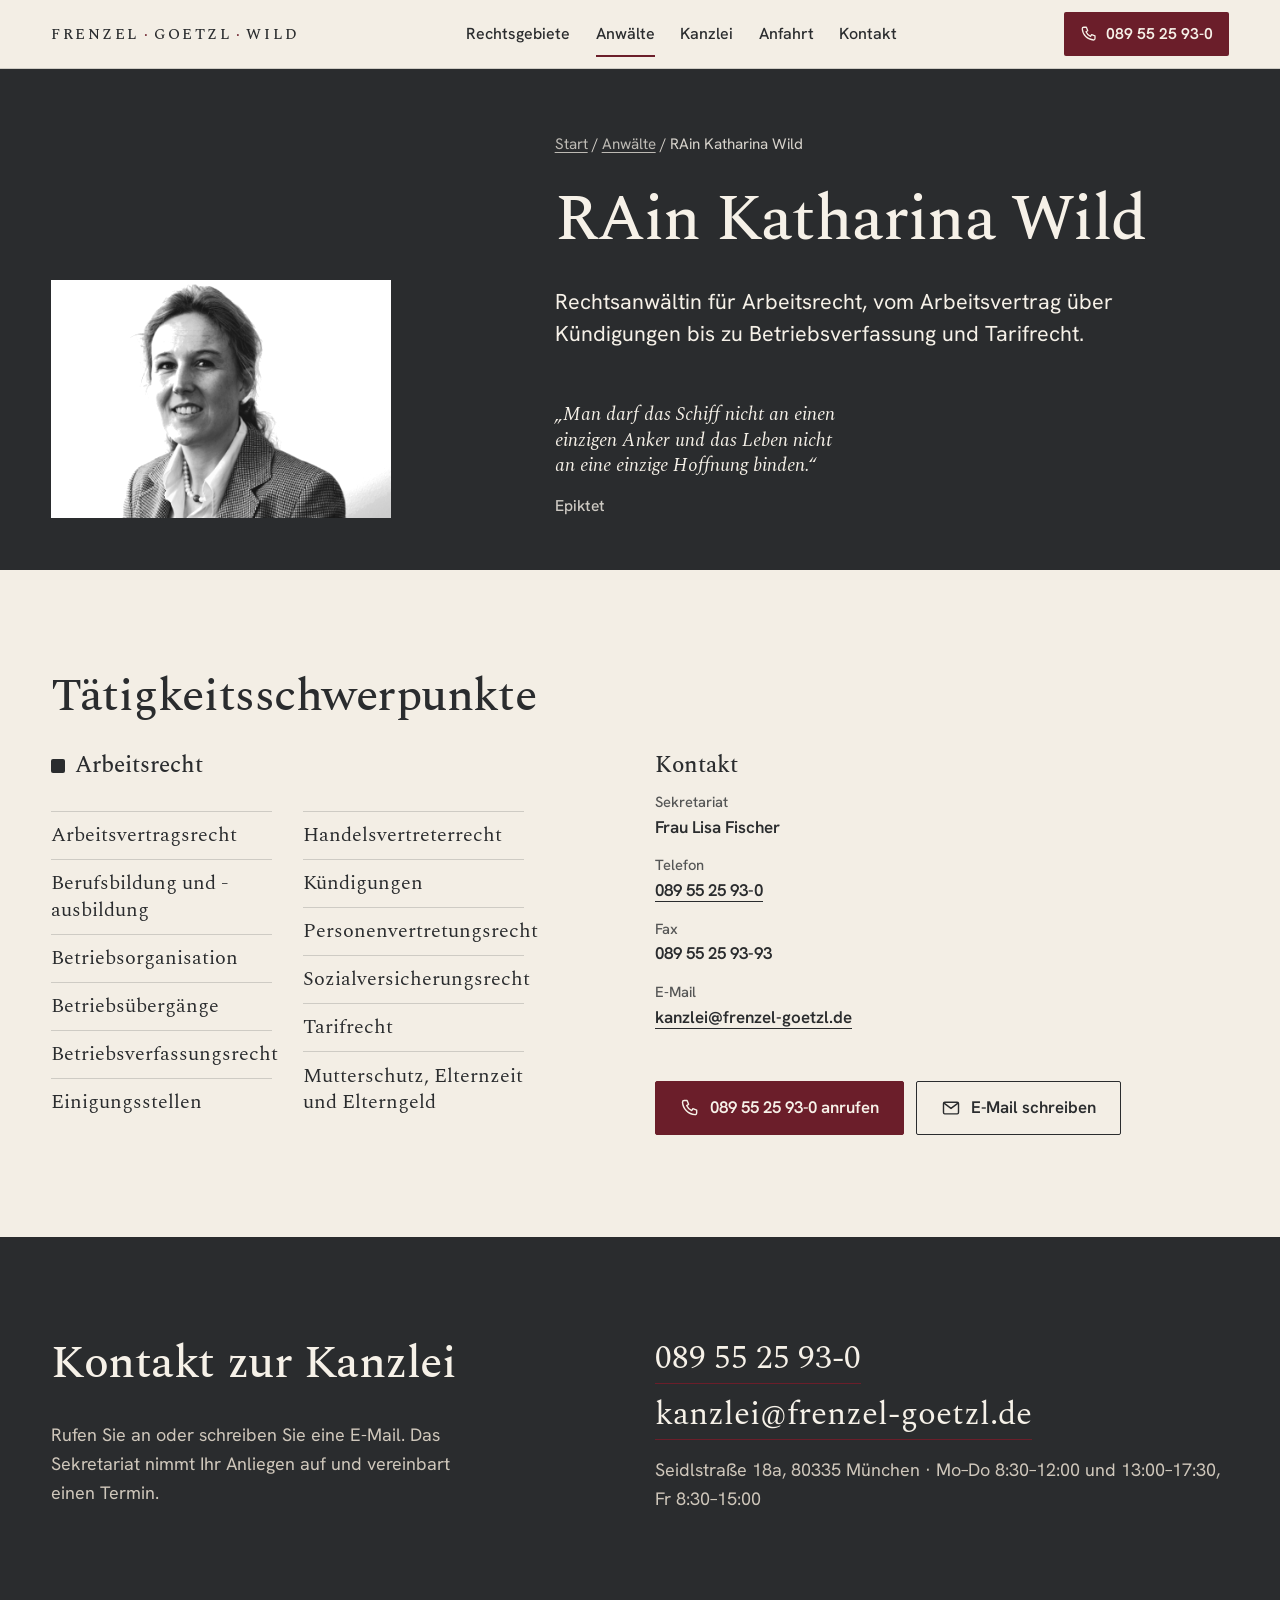
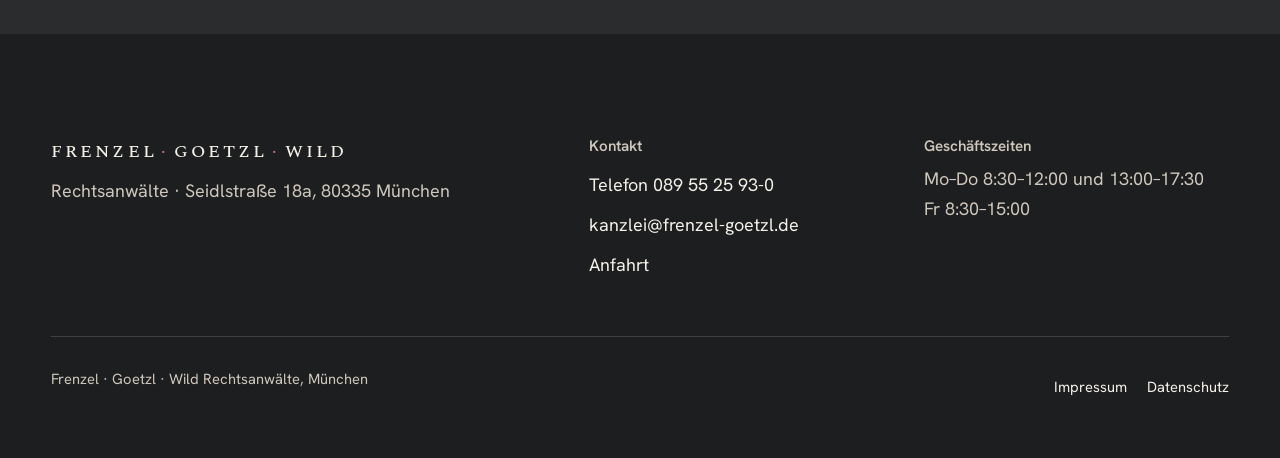
<file: anwalt-katharina-wild.html>
<!doctype html>
<html lang="de">
<head>
<meta charset="utf-8">
<meta name="viewport" content="width=device-width, initial-scale=1">
<meta name="robots" content="noindex, nofollow">
<title>RAin Katharina Wild – Frenzel · Goetzl · Wild Rechtsanwälte, München</title>
<meta name="description" content="RAin Katharina Wild, Rechtsanwältin, Arbeitsrecht. Frenzel · Goetzl · Wild Rechtsanwälte, Seidlstraße 18a, München.">
<meta property="og:title" content="RAin Katharina Wild – Frenzel · Goetzl · Wild Rechtsanwälte, München">
<meta property="og:description" content="RAin Katharina Wild, Rechtsanwältin, Arbeitsrecht. Frenzel · Goetzl · Wild Rechtsanwälte, Seidlstraße 18a, München.">
<meta property="og:type" content="website">
<meta name="theme-color" content="#F3EEE5">
<link rel="icon" href="assets/img/favicon.svg" type="image/svg+xml">
<link rel="preload" href="assets/fonts/spectral-latin-500-normal.woff2" as="font" type="font/woff2" crossorigin>
<link rel="preload" href="assets/fonts/hanken-grotesk-latin-400-normal.woff2" as="font" type="font/woff2" crossorigin>
<link rel="stylesheet" href="assets/css/site.css">
<script>document.documentElement.classList.add('js')</script>
</head>
<body>
<a class="skip" href="#inhalt">Zum Inhalt springen</a>
<header class="kopf">
  <div class="wrap kopf__zeile">
    <a class="marke" href="index.html" aria-label="Frenzel · Goetzl · Wild Rechtsanwälte, Startseite">Frenzel<span aria-hidden="true">·</span>Goetzl<span aria-hidden="true">·</span>Wild</a>
    <nav class="nav" aria-label="Hauptnavigation">
      <ul>
        <li><a href="rechtsgebiete.html">Rechtsgebiete</a></li>
        <li><a href="anwaelte.html" aria-current="page">Anwälte</a></li>
        <li><a href="kanzlei.html">Kanzlei</a></li>
        <li><a href="anfahrt.html">Anfahrt</a></li>
        <li><a href="kontakt.html">Kontakt</a></li>
      </ul>
    </nav>
    <div class="kopf__aktion">
      <a class="knopf-tel-klein" href="tel:+49895525930" aria-label="Kanzlei anrufen: 089 55 25 93-0"><svg viewBox="0 0 24 24" fill="none" stroke="currentColor" stroke-width="1.7" stroke-linecap="round" stroke-linejoin="round" aria-hidden="true"><path d="M5 3h3.5l1.8 4.6-2.3 1.5a11 11 0 0 0 6 6l1.5-2.3L20 14.5V18a2 2 0 0 1-2 2A16 16 0 0 1 3 5a2 2 0 0 1 2-2Z"/></svg><span class="kurz">Anrufen</span><span class="lang">089 55 25 93-0</span></a>
      <button class="menue-knopf" type="button" aria-expanded="false" aria-controls="menue">Menü</button>
    </div>
  </div>
  <nav class="wrap menue" id="menue" aria-label="Menü">
    <ul>
      <li><a href="index.html">Start</a></li>
      <li><a href="rechtsgebiete.html">Rechtsgebiete</a></li>
      <li><a href="anwaelte.html" aria-current="page">Anwälte</a></li>
      <li><a href="kanzlei.html">Kanzlei</a></li>
      <li><a href="anfahrt.html">Anfahrt</a></li>
      <li><a href="kontakt.html">Kontakt</a></li>
    </ul>
  </nav>
</header>
<main id="inhalt">
  <section class="profilkopf register--anthrazit">
    <div class="wrap raster">
      <figure class="profilkopf__bild" style="margin:0"><img src="assets/img/katharina-wild.jpg" width="400" height="281" alt="RAin Katharina Wild"></figure>
      <div class="profilkopf__text">
        <p class="pfad"><a href="index.html">Start</a> / <a href="anwaelte.html">Anwälte</a> / RAin Katharina Wild</p>
        <h1 class="titel-gross" style="color:inherit">RAin Katharina Wild</h1>
        <p class="vorspann">Rechtsanwältin für Arbeitsrecht, vom Arbeitsvertrag über Kündigungen bis zu Betriebsverfassung und Tarifrecht.</p>
        <blockquote class="zitat zitat--klein" style="margin-top:var(--raum-3)">
          <p style="color:inherit">„Man darf das Schiff nicht an einen einzigen Anker und das Leben nicht an eine einzige Hoffnung binden.“</p>
          <footer style="color:inherit;opacity:.8">Epiktet</footer>
        </blockquote>
      </div>
    </div>
  </section>
  <section class="blatt" aria-labelledby="h-schwerpunkte">
    <div class="wrap raster">
      <div class="spalte-links" style="grid-column:1/-1">
        <h2 class="titel" id="h-schwerpunkte">Tätigkeitsschwerpunkte</h2>
      </div>
      <div class="spalte-links">
        <div class="gebietsblock">
          <h3 class="titel-klein"><span class="farbmarke farbmarke--anthrazit" aria-hidden="true"></span>Arbeitsrecht</h3>
          <ul class="themen themen--zwei"><li>Arbeitsvertragsrecht</li><li>Berufsbildung und -ausbildung</li><li>Betriebsorganisation</li><li>Betriebsübergänge</li><li>Betriebsverfassungsrecht</li><li>Einigungsstellen</li><li>Handelsvertreterrecht</li><li>Kündigungen</li><li>Personenvertretungsrecht</li><li>Sozialversicherungsrecht</li><li>Tarifrecht</li><li>Mutterschutz, Elternzeit und Elterngeld</li></ul>
        </div>
      </div>
      <div class="spalte-rechts">
        <h2 class="titel-klein">Kontakt</h2>
        <dl class="zustaendig">
          <dt>Sekretariat</dt><dd>Frau Lisa Fischer</dd>
          <dt>Telefon</dt><dd><a href="tel:+49895525930">089 55 25 93-0</a></dd>
          <dt>Fax</dt><dd>089 55 25 93-93</dd>
          <dt>E-Mail</dt><dd><a href="mailto:kanzlei@frenzel-goetzl.de">kanzlei@frenzel-goetzl.de</a></dd>
        </dl>
        <div class="aktionen">
        <a class="knopf knopf--voll" href="tel:+49895525930"><svg viewBox="0 0 24 24" fill="none" stroke="currentColor" stroke-width="1.7" stroke-linecap="round" stroke-linejoin="round" aria-hidden="true"><path d="M5 3h3.5l1.8 4.6-2.3 1.5a11 11 0 0 0 6 6l1.5-2.3L20 14.5V18a2 2 0 0 1-2 2A16 16 0 0 1 3 5a2 2 0 0 1 2-2Z"/></svg>089 55 25 93-0 anrufen</a>
        <a class="knopf knopf--rand" href="mailto:kanzlei@frenzel-goetzl.de"><svg viewBox="0 0 24 24" fill="none" stroke="currentColor" stroke-width="1.7" stroke-linecap="round" stroke-linejoin="round" aria-hidden="true"><rect x="3" y="5" width="18" height="14" rx="1.5"/><path d="m4 6.5 8 6 8-6"/></svg>E-Mail schreiben</a>
      </div>
      </div>
    </div>
  </section>
  <section class="blatt dunkel" aria-labelledby="h-kontaktband">
    <div class="wrap raster">
      <div class="spalte-links">
        <h2 class="titel" id="h-kontaktband">Kontakt zur Kanzlei</h2>
        <p class="leise">Rufen Sie an oder schreiben Sie eine E-Mail. Das Sekretariat nimmt Ihr Anliegen auf und vereinbart einen Termin.</p>
      </div>
      <div class="spalte-rechts">
        <p style="margin:0"><a class="gross-link" style="color:inherit" href="tel:+49895525930">089 55 25 93-0</a></p>
        <p style="margin:16px 0 0"><a class="gross-link" style="color:inherit" href="mailto:kanzlei@frenzel-goetzl.de">kanzlei@frenzel-goetzl.de</a></p>
        <p class="leise" style="margin-top:20px">Seidlstraße 18a, 80335 München · Mo–Do 8:30–12:00 und 13:00–17:30, Fr 8:30–15:00</p>
      </div>
    </div>
  </section>
</main>
<footer class="fuss">
  <div class="wrap">
    <div class="fuss__raster">
      <div>
        <a class="marke" href="index.html">Frenzel<span aria-hidden="true">·</span>Goetzl<span aria-hidden="true">·</span>Wild</a>
        <p>Rechtsanwälte · Seidlstraße 18a, 80335 München</p>
      </div>
      <div>
        <h2>Kontakt</h2>
        <ul>
          <li><a href="tel:+49895525930">Telefon 089 55 25 93-0</a></li>
          <li><a href="mailto:kanzlei@frenzel-goetzl.de">kanzlei@frenzel-goetzl.de</a></li>
          <li><a href="anfahrt.html">Anfahrt</a></li>
        </ul>
      </div>
      <div>
        <h2>Geschäftszeiten</h2>
        <p style="margin-top:0">Mo–Do 8:30–12:00 und 13:00–17:30<br>Fr 8:30–15:00</p>
      </div>
    </div>
    <div class="fuss__unten">
      <span>Frenzel · Goetzl · Wild Rechtsanwälte, München</span>
      <ul>
        <li><a href="impressum.html">Impressum</a></li>
        <li><a href="datenschutz.html">Datenschutz</a></li>
      </ul>
    </div>
  </div>
</footer>
<script src="assets/js/lib/gsap.min.js" defer></script>
<script src="assets/js/lib/ScrollTrigger.min.js" defer></script>
<script src="assets/js/site.js" defer></script>
</body>
</html>
</file>
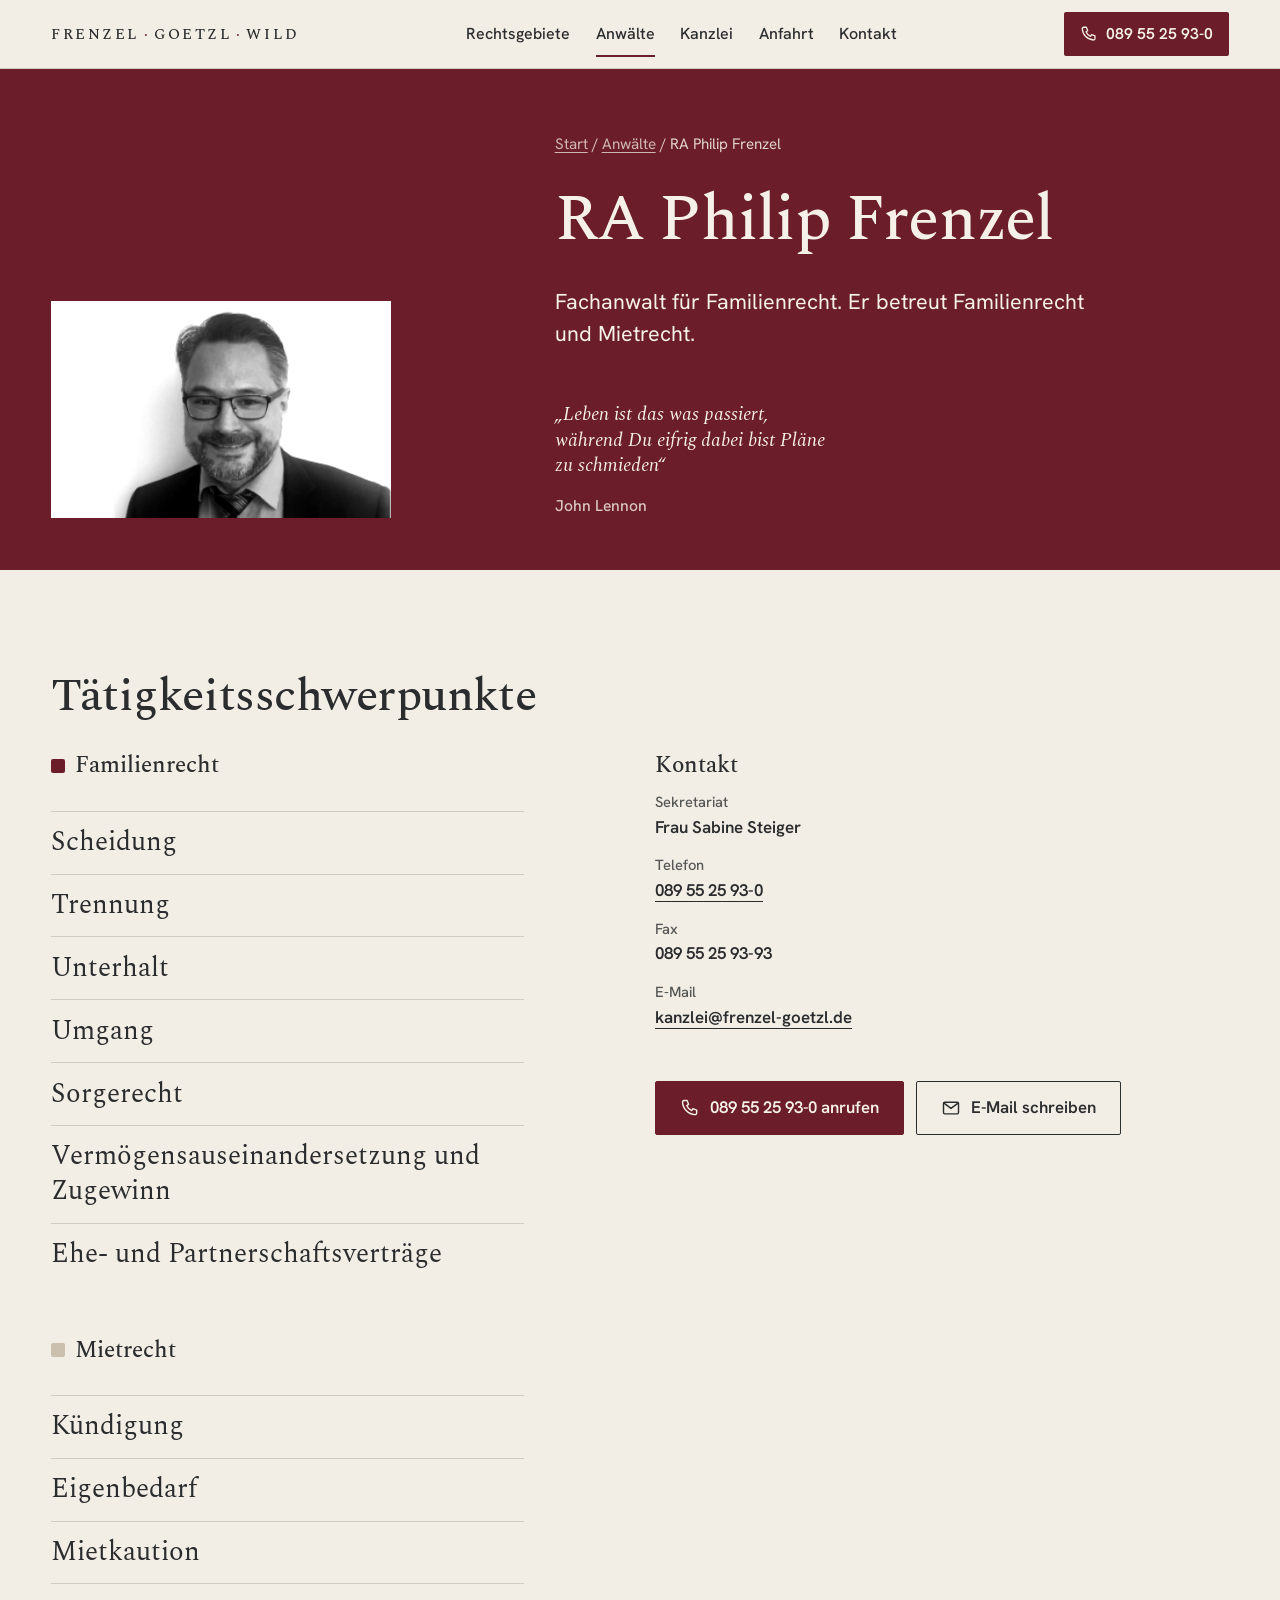
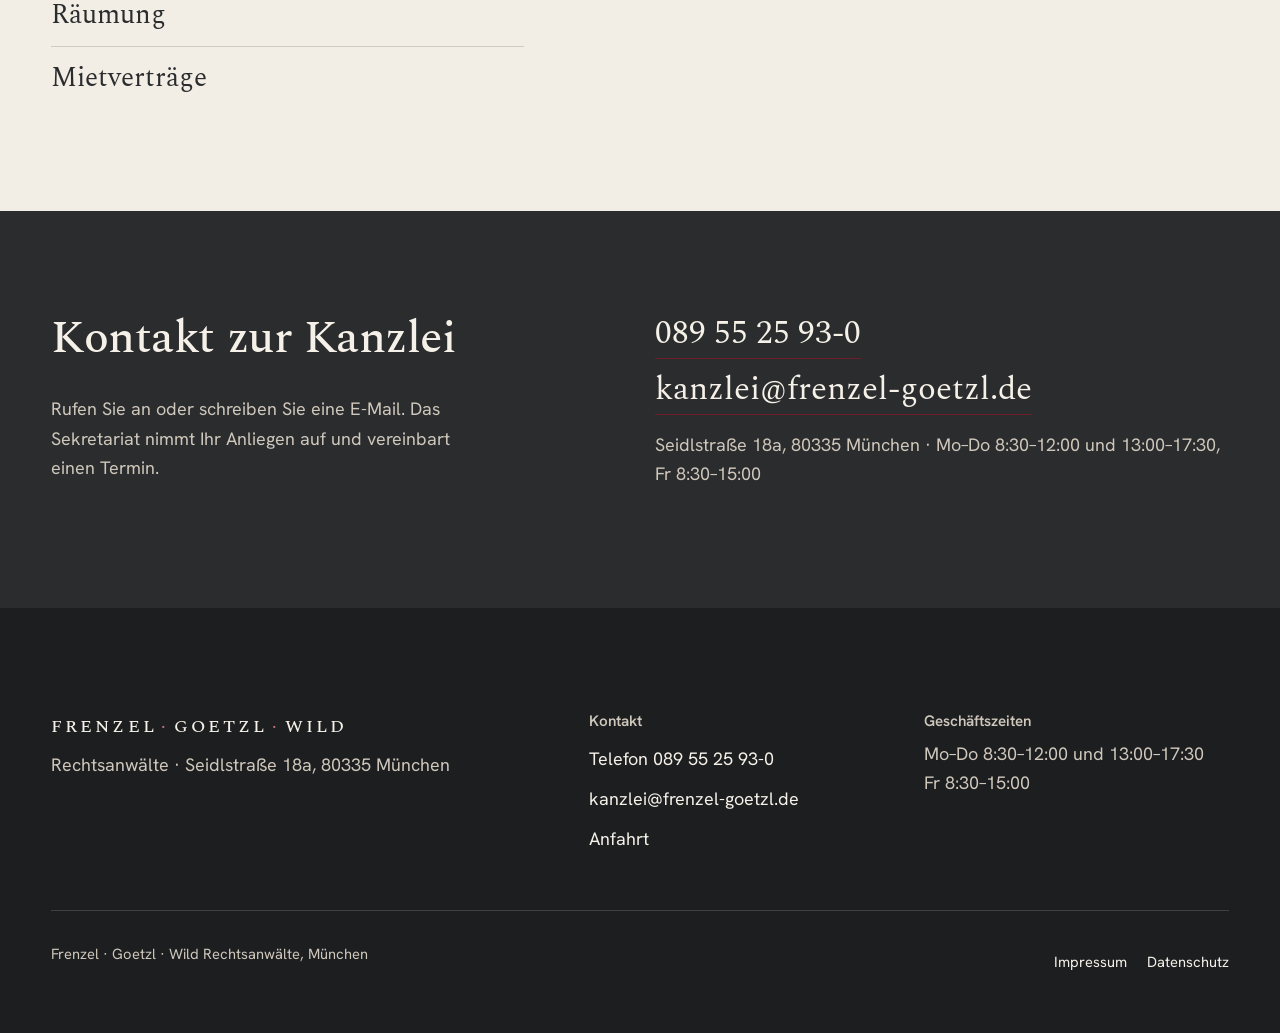
<file: anwalt-philip-frenzel.html>
<!doctype html>
<html lang="de">
<head>
<meta charset="utf-8">
<meta name="viewport" content="width=device-width, initial-scale=1">
<meta name="robots" content="noindex, nofollow">
<title>RA Philip Frenzel – Frenzel · Goetzl · Wild Rechtsanwälte, München</title>
<meta name="description" content="RA Philip Frenzel, Fachanwalt für Familienrecht. Frenzel · Goetzl · Wild Rechtsanwälte, Seidlstraße 18a, München.">
<meta property="og:title" content="RA Philip Frenzel – Frenzel · Goetzl · Wild Rechtsanwälte, München">
<meta property="og:description" content="RA Philip Frenzel, Fachanwalt für Familienrecht. Frenzel · Goetzl · Wild Rechtsanwälte, Seidlstraße 18a, München.">
<meta property="og:type" content="website">
<meta name="theme-color" content="#F3EEE5">
<link rel="icon" href="assets/img/favicon.svg" type="image/svg+xml">
<link rel="preload" href="assets/fonts/spectral-latin-500-normal.woff2" as="font" type="font/woff2" crossorigin>
<link rel="preload" href="assets/fonts/hanken-grotesk-latin-400-normal.woff2" as="font" type="font/woff2" crossorigin>
<link rel="stylesheet" href="assets/css/site.css">
<script>document.documentElement.classList.add('js')</script>
</head>
<body>
<a class="skip" href="#inhalt">Zum Inhalt springen</a>
<header class="kopf">
  <div class="wrap kopf__zeile">
    <a class="marke" href="index.html" aria-label="Frenzel · Goetzl · Wild Rechtsanwälte, Startseite">Frenzel<span aria-hidden="true">·</span>Goetzl<span aria-hidden="true">·</span>Wild</a>
    <nav class="nav" aria-label="Hauptnavigation">
      <ul>
        <li><a href="rechtsgebiete.html">Rechtsgebiete</a></li>
        <li><a href="anwaelte.html" aria-current="page">Anwälte</a></li>
        <li><a href="kanzlei.html">Kanzlei</a></li>
        <li><a href="anfahrt.html">Anfahrt</a></li>
        <li><a href="kontakt.html">Kontakt</a></li>
      </ul>
    </nav>
    <div class="kopf__aktion">
      <a class="knopf-tel-klein" href="tel:+49895525930" aria-label="Kanzlei anrufen: 089 55 25 93-0"><svg viewBox="0 0 24 24" fill="none" stroke="currentColor" stroke-width="1.7" stroke-linecap="round" stroke-linejoin="round" aria-hidden="true"><path d="M5 3h3.5l1.8 4.6-2.3 1.5a11 11 0 0 0 6 6l1.5-2.3L20 14.5V18a2 2 0 0 1-2 2A16 16 0 0 1 3 5a2 2 0 0 1 2-2Z"/></svg><span class="kurz">Anrufen</span><span class="lang">089 55 25 93-0</span></a>
      <button class="menue-knopf" type="button" aria-expanded="false" aria-controls="menue">Menü</button>
    </div>
  </div>
  <nav class="wrap menue" id="menue" aria-label="Menü">
    <ul>
      <li><a href="index.html">Start</a></li>
      <li><a href="rechtsgebiete.html">Rechtsgebiete</a></li>
      <li><a href="anwaelte.html" aria-current="page">Anwälte</a></li>
      <li><a href="kanzlei.html">Kanzlei</a></li>
      <li><a href="anfahrt.html">Anfahrt</a></li>
      <li><a href="kontakt.html">Kontakt</a></li>
    </ul>
  </nav>
</header>
<main id="inhalt">
  <section class="profilkopf register--bordeaux">
    <div class="wrap raster">
      <figure class="profilkopf__bild" style="margin:0"><img src="assets/img/philip-frenzel.jpg" width="400" height="256" alt="RA Philip Frenzel"></figure>
      <div class="profilkopf__text">
        <p class="pfad"><a href="index.html">Start</a> / <a href="anwaelte.html">Anwälte</a> / RA Philip Frenzel</p>
        <h1 class="titel-gross" style="color:inherit">RA Philip Frenzel</h1>
        <p class="vorspann">Fachanwalt für Familienrecht. Er betreut Familienrecht und Mietrecht.</p>
        <blockquote class="zitat zitat--klein" style="margin-top:var(--raum-3)">
          <p style="color:inherit">„Leben ist das was passiert, während Du eifrig dabei bist Pläne zu schmieden“</p>
          <footer style="color:inherit;opacity:.8">John Lennon</footer>
        </blockquote>
      </div>
    </div>
  </section>
  <section class="blatt" aria-labelledby="h-schwerpunkte">
    <div class="wrap raster">
      <div class="spalte-links" style="grid-column:1/-1">
        <h2 class="titel" id="h-schwerpunkte">Tätigkeitsschwerpunkte</h2>
      </div>
      <div class="spalte-links">
        <div class="gebietsblock">
          <h3 class="titel-klein"><span class="farbmarke farbmarke--bordeaux" aria-hidden="true"></span>Familienrecht</h3>
          <ul class="themen"><li>Scheidung</li><li>Trennung</li><li>Unterhalt</li><li>Umgang</li><li>Sorgerecht</li><li>Vermögensauseinandersetzung und Zugewinn</li><li>Ehe- und Partnerschaftsverträge</li></ul>
        </div>
        <div class="gebietsblock">
          <h3 class="titel-klein"><span class="farbmarke farbmarke--stein" aria-hidden="true"></span>Mietrecht</h3>
          <ul class="themen"><li>Kündigung</li><li>Eigenbedarf</li><li>Mietkaution</li><li>Räumung</li><li>Mietverträge</li></ul>
        </div>
      </div>
      <div class="spalte-rechts">
        <h2 class="titel-klein">Kontakt</h2>
        <dl class="zustaendig">
          <dt>Sekretariat</dt><dd>Frau Sabine Steiger</dd>
          <dt>Telefon</dt><dd><a href="tel:+49895525930">089 55 25 93-0</a></dd>
          <dt>Fax</dt><dd>089 55 25 93-93</dd>
          <dt>E-Mail</dt><dd><a href="mailto:kanzlei@frenzel-goetzl.de">kanzlei@frenzel-goetzl.de</a></dd>
        </dl>
        <div class="aktionen">
        <a class="knopf knopf--voll" href="tel:+49895525930"><svg viewBox="0 0 24 24" fill="none" stroke="currentColor" stroke-width="1.7" stroke-linecap="round" stroke-linejoin="round" aria-hidden="true"><path d="M5 3h3.5l1.8 4.6-2.3 1.5a11 11 0 0 0 6 6l1.5-2.3L20 14.5V18a2 2 0 0 1-2 2A16 16 0 0 1 3 5a2 2 0 0 1 2-2Z"/></svg>089 55 25 93-0 anrufen</a>
        <a class="knopf knopf--rand" href="mailto:kanzlei@frenzel-goetzl.de"><svg viewBox="0 0 24 24" fill="none" stroke="currentColor" stroke-width="1.7" stroke-linecap="round" stroke-linejoin="round" aria-hidden="true"><rect x="3" y="5" width="18" height="14" rx="1.5"/><path d="m4 6.5 8 6 8-6"/></svg>E-Mail schreiben</a>
      </div>
      </div>
    </div>
  </section>
  <section class="blatt dunkel" aria-labelledby="h-kontaktband">
    <div class="wrap raster">
      <div class="spalte-links">
        <h2 class="titel" id="h-kontaktband">Kontakt zur Kanzlei</h2>
        <p class="leise">Rufen Sie an oder schreiben Sie eine E-Mail. Das Sekretariat nimmt Ihr Anliegen auf und vereinbart einen Termin.</p>
      </div>
      <div class="spalte-rechts">
        <p style="margin:0"><a class="gross-link" style="color:inherit" href="tel:+49895525930">089 55 25 93-0</a></p>
        <p style="margin:16px 0 0"><a class="gross-link" style="color:inherit" href="mailto:kanzlei@frenzel-goetzl.de">kanzlei@frenzel-goetzl.de</a></p>
        <p class="leise" style="margin-top:20px">Seidlstraße 18a, 80335 München · Mo–Do 8:30–12:00 und 13:00–17:30, Fr 8:30–15:00</p>
      </div>
    </div>
  </section>
</main>
<footer class="fuss">
  <div class="wrap">
    <div class="fuss__raster">
      <div>
        <a class="marke" href="index.html">Frenzel<span aria-hidden="true">·</span>Goetzl<span aria-hidden="true">·</span>Wild</a>
        <p>Rechtsanwälte · Seidlstraße 18a, 80335 München</p>
      </div>
      <div>
        <h2>Kontakt</h2>
        <ul>
          <li><a href="tel:+49895525930">Telefon 089 55 25 93-0</a></li>
          <li><a href="mailto:kanzlei@frenzel-goetzl.de">kanzlei@frenzel-goetzl.de</a></li>
          <li><a href="anfahrt.html">Anfahrt</a></li>
        </ul>
      </div>
      <div>
        <h2>Geschäftszeiten</h2>
        <p style="margin-top:0">Mo–Do 8:30–12:00 und 13:00–17:30<br>Fr 8:30–15:00</p>
      </div>
    </div>
    <div class="fuss__unten">
      <span>Frenzel · Goetzl · Wild Rechtsanwälte, München</span>
      <ul>
        <li><a href="impressum.html">Impressum</a></li>
        <li><a href="datenschutz.html">Datenschutz</a></li>
      </ul>
    </div>
  </div>
</footer>
<script src="assets/js/lib/gsap.min.js" defer></script>
<script src="assets/js/lib/ScrollTrigger.min.js" defer></script>
<script src="assets/js/site.js" defer></script>
</body>
</html>
</file>
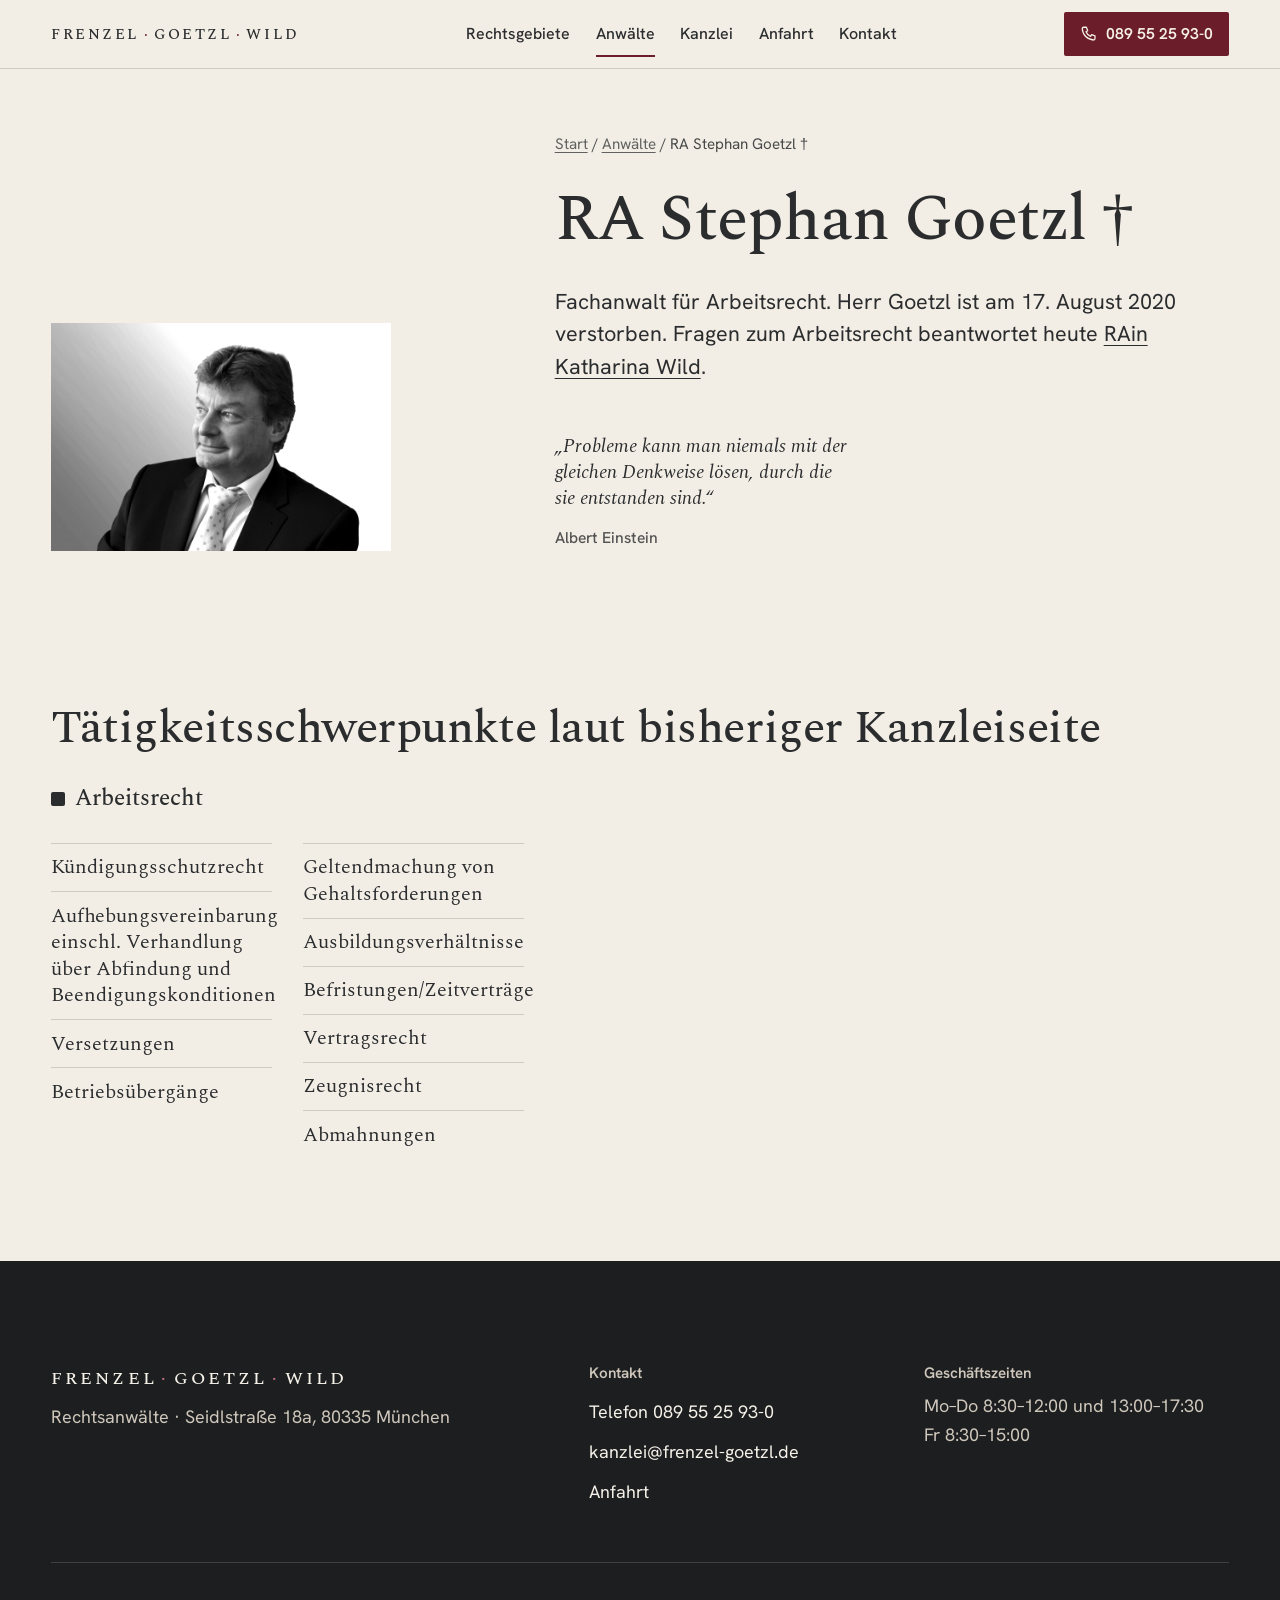
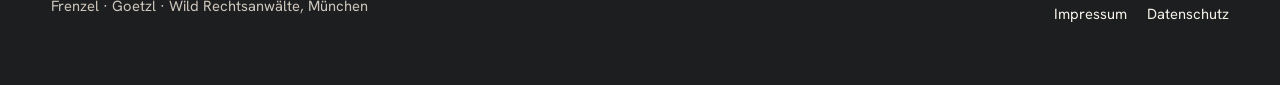
<file: anwalt-stephan-goetzl.html>
<!doctype html>
<html lang="de">
<head>
<meta charset="utf-8">
<meta name="viewport" content="width=device-width, initial-scale=1">
<meta name="robots" content="noindex, nofollow">
<title>RA Stephan Goetzl † – Frenzel · Goetzl · Wild Rechtsanwälte, München</title>
<meta name="description" content="RA Stephan Goetzl †, Fachanwalt für Arbeitsrecht. Frenzel · Goetzl · Wild Rechtsanwälte, Seidlstraße 18a, München.">
<meta property="og:title" content="RA Stephan Goetzl † – Frenzel · Goetzl · Wild Rechtsanwälte, München">
<meta property="og:description" content="RA Stephan Goetzl †, Fachanwalt für Arbeitsrecht. Frenzel · Goetzl · Wild Rechtsanwälte, Seidlstraße 18a, München.">
<meta property="og:type" content="website">
<meta name="theme-color" content="#F3EEE5">
<link rel="icon" href="assets/img/favicon.svg" type="image/svg+xml">
<link rel="preload" href="assets/fonts/spectral-latin-500-normal.woff2" as="font" type="font/woff2" crossorigin>
<link rel="preload" href="assets/fonts/hanken-grotesk-latin-400-normal.woff2" as="font" type="font/woff2" crossorigin>
<link rel="stylesheet" href="assets/css/site.css">
<script>document.documentElement.classList.add('js')</script>
</head>
<body>
<a class="skip" href="#inhalt">Zum Inhalt springen</a>
<header class="kopf">
  <div class="wrap kopf__zeile">
    <a class="marke" href="index.html" aria-label="Frenzel · Goetzl · Wild Rechtsanwälte, Startseite">Frenzel<span aria-hidden="true">·</span>Goetzl<span aria-hidden="true">·</span>Wild</a>
    <nav class="nav" aria-label="Hauptnavigation">
      <ul>
        <li><a href="rechtsgebiete.html">Rechtsgebiete</a></li>
        <li><a href="anwaelte.html" aria-current="page">Anwälte</a></li>
        <li><a href="kanzlei.html">Kanzlei</a></li>
        <li><a href="anfahrt.html">Anfahrt</a></li>
        <li><a href="kontakt.html">Kontakt</a></li>
      </ul>
    </nav>
    <div class="kopf__aktion">
      <a class="knopf-tel-klein" href="tel:+49895525930" aria-label="Kanzlei anrufen: 089 55 25 93-0"><svg viewBox="0 0 24 24" fill="none" stroke="currentColor" stroke-width="1.7" stroke-linecap="round" stroke-linejoin="round" aria-hidden="true"><path d="M5 3h3.5l1.8 4.6-2.3 1.5a11 11 0 0 0 6 6l1.5-2.3L20 14.5V18a2 2 0 0 1-2 2A16 16 0 0 1 3 5a2 2 0 0 1 2-2Z"/></svg><span class="kurz">Anrufen</span><span class="lang">089 55 25 93-0</span></a>
      <button class="menue-knopf" type="button" aria-expanded="false" aria-controls="menue">Menü</button>
    </div>
  </div>
  <nav class="wrap menue" id="menue" aria-label="Menü">
    <ul>
      <li><a href="index.html">Start</a></li>
      <li><a href="rechtsgebiete.html">Rechtsgebiete</a></li>
      <li><a href="anwaelte.html" aria-current="page">Anwälte</a></li>
      <li><a href="kanzlei.html">Kanzlei</a></li>
      <li><a href="anfahrt.html">Anfahrt</a></li>
      <li><a href="kontakt.html">Kontakt</a></li>
    </ul>
  </nav>
</header>
<main id="inhalt">
  <section class="profilkopf ">
    <div class="wrap raster">
      <figure class="profilkopf__bild" style="margin:0"><img src="assets/img/stephan-goetzl.jpg" width="400" height="268" alt="RA Stephan Goetzl †"></figure>
      <div class="profilkopf__text">
        <p class="pfad"><a href="index.html">Start</a> / <a href="anwaelte.html">Anwälte</a> / RA Stephan Goetzl †</p>
        <h1 class="titel-gross" style="color:inherit">RA Stephan Goetzl †</h1>
        <p class="vorspann">Fachanwalt für Arbeitsrecht. Herr Goetzl ist am 17. August 2020 verstorben. Fragen zum Arbeitsrecht beantwortet heute <a href="anwalt-katharina-wild.html">RAin Katharina Wild</a>.</p>
        <blockquote class="zitat zitat--klein" style="margin-top:var(--raum-3)">
          <p style="color:inherit">„Probleme kann man niemals mit der gleichen Denkweise lösen, durch die sie entstanden sind.“</p>
          <footer style="color:inherit;opacity:.8">Albert Einstein</footer>
        </blockquote>
      </div>
    </div>
  </section>
  <section class="blatt" aria-labelledby="h-schwerpunkte">
    <div class="wrap raster">
      <div class="spalte-links" style="grid-column:1/-1">
        <h2 class="titel" id="h-schwerpunkte">Tätigkeitsschwerpunkte laut bisheriger Kanzleiseite</h2>
      </div>
      <div class="spalte-links">
        <div class="gebietsblock">
          <h3 class="titel-klein"><span class="farbmarke farbmarke--anthrazit" aria-hidden="true"></span>Arbeitsrecht</h3>
          <ul class="themen themen--zwei"><li>Kündigungsschutzrecht</li><li>Aufhebungsvereinbarung einschl. Verhandlung über Abfindung und Beendigungskonditionen</li><li>Versetzungen</li><li>Betriebsübergänge</li><li>Geltendmachung von Gehaltsforderungen</li><li>Ausbildungsverhältnisse</li><li>Befristungen/Zeitverträge</li><li>Vertragsrecht</li><li>Zeugnisrecht</li><li>Abmahnungen</li></ul>
        </div>
      </div>
    </div>
  </section>
</main>
<footer class="fuss">
  <div class="wrap">
    <div class="fuss__raster">
      <div>
        <a class="marke" href="index.html">Frenzel<span aria-hidden="true">·</span>Goetzl<span aria-hidden="true">·</span>Wild</a>
        <p>Rechtsanwälte · Seidlstraße 18a, 80335 München</p>
      </div>
      <div>
        <h2>Kontakt</h2>
        <ul>
          <li><a href="tel:+49895525930">Telefon 089 55 25 93-0</a></li>
          <li><a href="mailto:kanzlei@frenzel-goetzl.de">kanzlei@frenzel-goetzl.de</a></li>
          <li><a href="anfahrt.html">Anfahrt</a></li>
        </ul>
      </div>
      <div>
        <h2>Geschäftszeiten</h2>
        <p style="margin-top:0">Mo–Do 8:30–12:00 und 13:00–17:30<br>Fr 8:30–15:00</p>
      </div>
    </div>
    <div class="fuss__unten">
      <span>Frenzel · Goetzl · Wild Rechtsanwälte, München</span>
      <ul>
        <li><a href="impressum.html">Impressum</a></li>
        <li><a href="datenschutz.html">Datenschutz</a></li>
      </ul>
    </div>
  </div>
</footer>
<script src="assets/js/lib/gsap.min.js" defer></script>
<script src="assets/js/lib/ScrollTrigger.min.js" defer></script>
<script src="assets/js/site.js" defer></script>
</body>
</html>
</file>
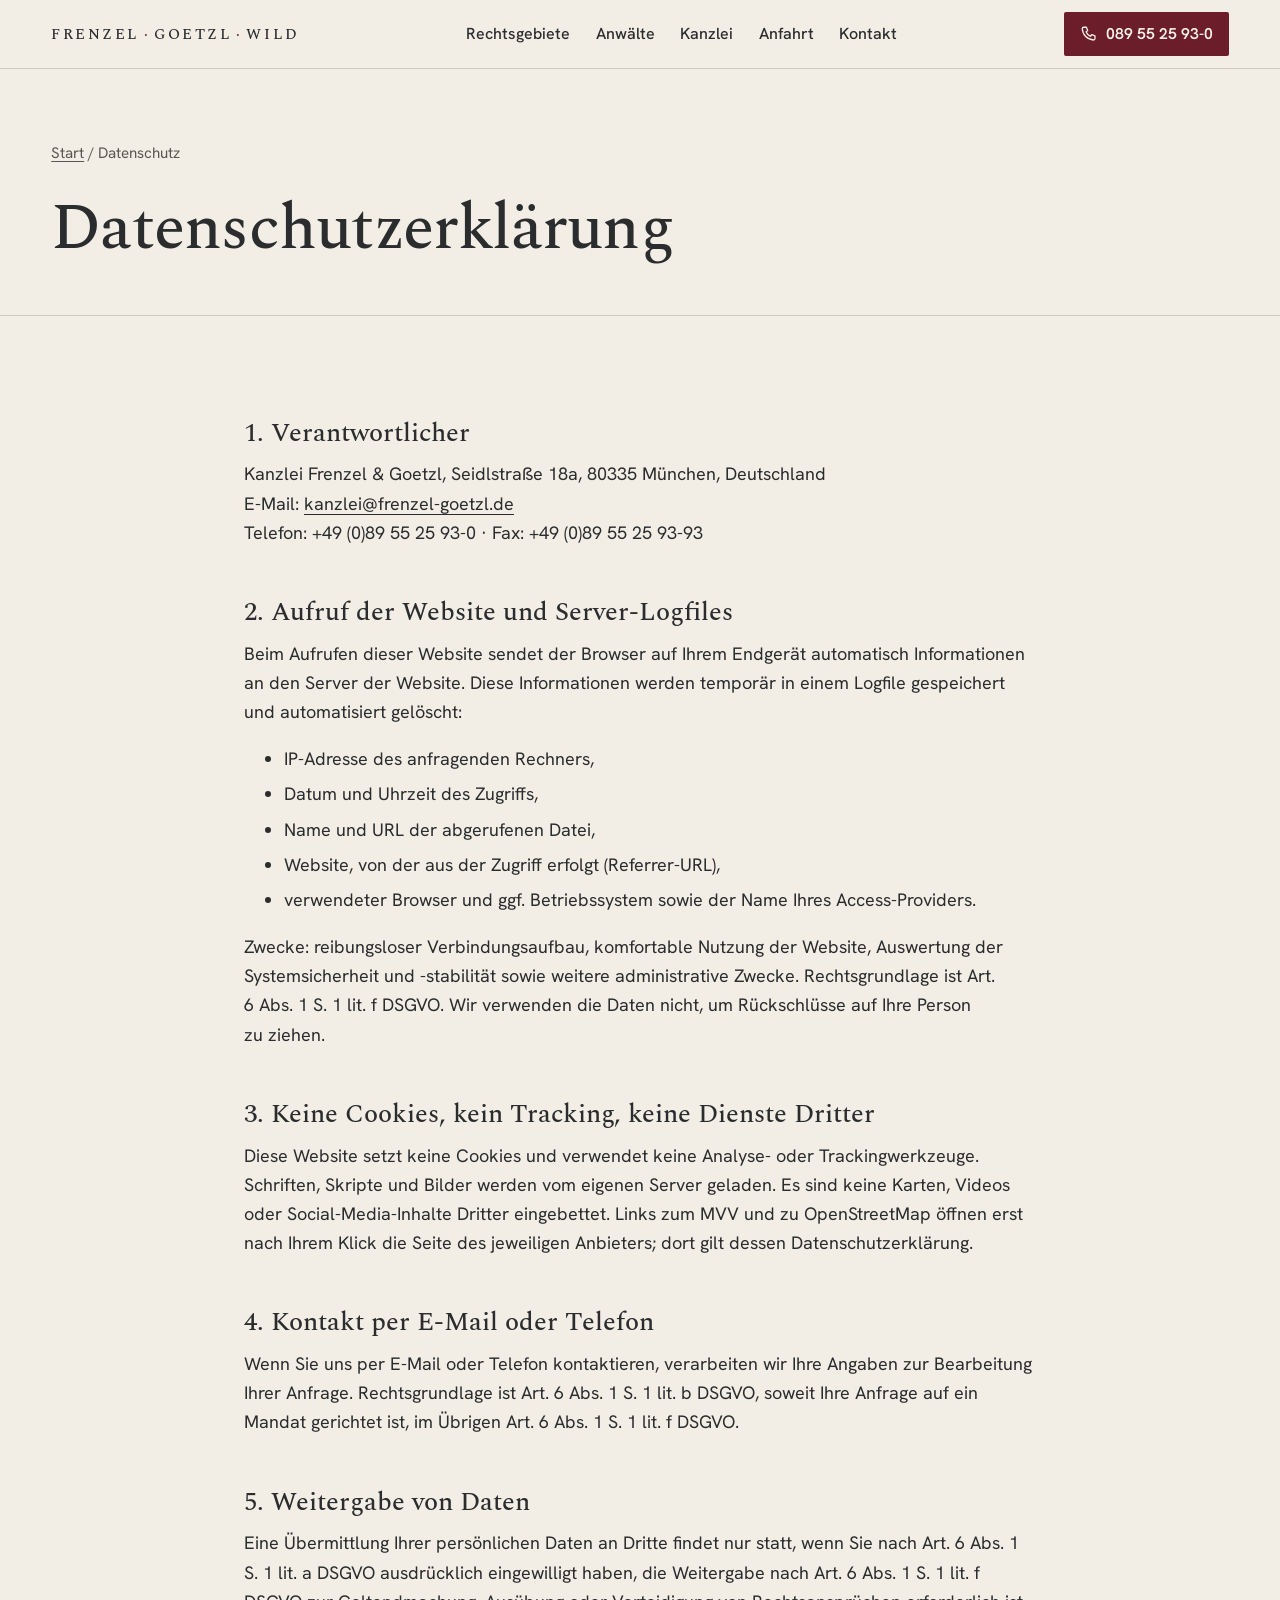
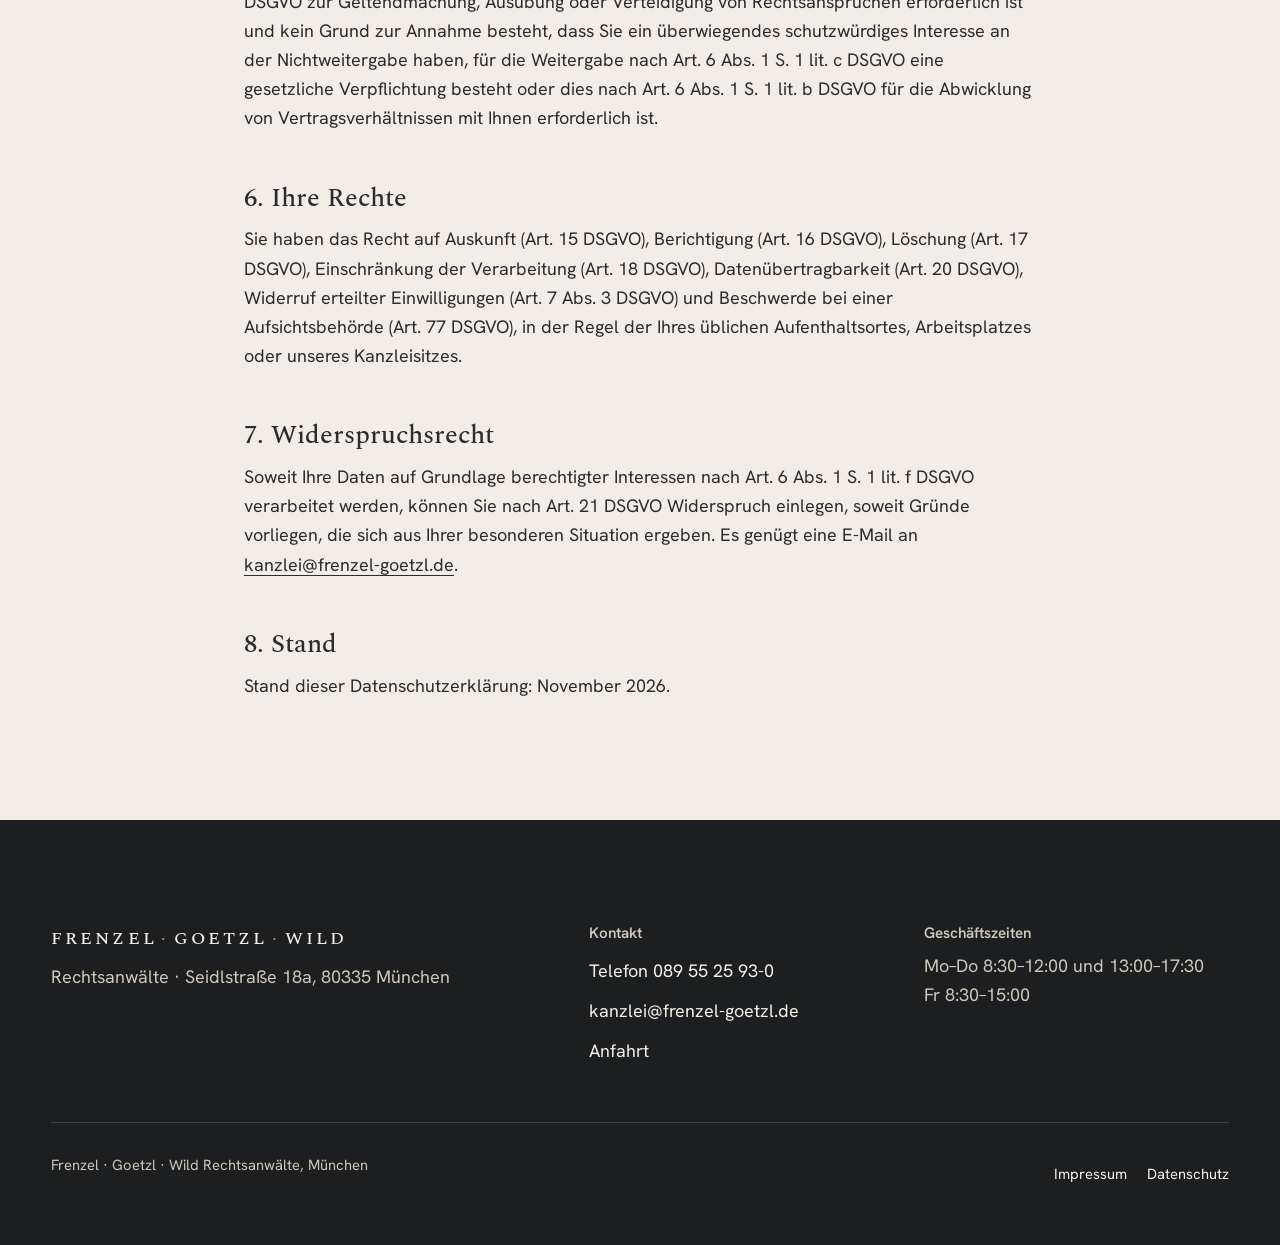
<file: datenschutz.html>
<!doctype html>
<html lang="de">
<head>
<meta charset="utf-8">
<meta name="viewport" content="width=device-width, initial-scale=1">
<meta name="robots" content="noindex, nofollow">
<title>Datenschutz – Frenzel · Goetzl · Wild Rechtsanwälte</title>
<meta name="description" content="Datenschutzerklärung: keine Cookies, kein Tracking, keine eingebundenen Dienste Dritter.">
<meta property="og:title" content="Datenschutz – Frenzel · Goetzl · Wild Rechtsanwälte">
<meta property="og:description" content="Datenschutzerklärung: keine Cookies, kein Tracking, keine eingebundenen Dienste Dritter.">
<meta property="og:type" content="website">
<meta name="theme-color" content="#F3EEE5">
<link rel="icon" href="assets/img/favicon.svg" type="image/svg+xml">
<link rel="preload" href="assets/fonts/spectral-latin-500-normal.woff2" as="font" type="font/woff2" crossorigin>
<link rel="preload" href="assets/fonts/hanken-grotesk-latin-400-normal.woff2" as="font" type="font/woff2" crossorigin>
<link rel="stylesheet" href="assets/css/site.css">
<script>document.documentElement.classList.add('js')</script>
</head>
<body>
<a class="skip" href="#inhalt">Zum Inhalt springen</a>
<header class="kopf">
  <div class="wrap kopf__zeile">
    <a class="marke" href="index.html" aria-label="Frenzel · Goetzl · Wild Rechtsanwälte, Startseite">Frenzel<span aria-hidden="true">·</span>Goetzl<span aria-hidden="true">·</span>Wild</a>
    <nav class="nav" aria-label="Hauptnavigation">
      <ul>
        <li><a href="rechtsgebiete.html">Rechtsgebiete</a></li>
        <li><a href="anwaelte.html">Anwälte</a></li>
        <li><a href="kanzlei.html">Kanzlei</a></li>
        <li><a href="anfahrt.html">Anfahrt</a></li>
        <li><a href="kontakt.html">Kontakt</a></li>
      </ul>
    </nav>
    <div class="kopf__aktion">
      <a class="knopf-tel-klein" href="tel:+49895525930" aria-label="Kanzlei anrufen: 089 55 25 93-0"><svg viewBox="0 0 24 24" fill="none" stroke="currentColor" stroke-width="1.7" stroke-linecap="round" stroke-linejoin="round" aria-hidden="true"><path d="M5 3h3.5l1.8 4.6-2.3 1.5a11 11 0 0 0 6 6l1.5-2.3L20 14.5V18a2 2 0 0 1-2 2A16 16 0 0 1 3 5a2 2 0 0 1 2-2Z"/></svg><span class="kurz">Anrufen</span><span class="lang">089 55 25 93-0</span></a>
      <button class="menue-knopf" type="button" aria-expanded="false" aria-controls="menue">Menü</button>
    </div>
  </div>
  <nav class="wrap menue" id="menue" aria-label="Menü">
    <ul>
      <li><a href="index.html">Start</a></li>
      <li><a href="rechtsgebiete.html">Rechtsgebiete</a></li>
      <li><a href="anwaelte.html">Anwälte</a></li>
      <li><a href="kanzlei.html">Kanzlei</a></li>
      <li><a href="anfahrt.html">Anfahrt</a></li>
      <li><a href="kontakt.html">Kontakt</a></li>
    </ul>
  </nav>
</header>
<main id="inhalt">
  <section class="seitenkopf"><div class="wrap"><p class="pfad"><a href="index.html">Start</a> / Datenschutz</p><h1 class="titel-gross">Datenschutzerklärung</h1></div></section>
  <section class="blatt"><div class="wrap rechtstext">
    <h2>1. Verantwortlicher</h2>
    <p>Kanzlei Frenzel &amp; Goetzl, Seidlstraße 18a, 80335 München, Deutschland<br>E-Mail: <a href="mailto:kanzlei@frenzel-goetzl.de">kanzlei@frenzel-goetzl.de</a><br>Telefon: +49 (0)89 55 25 93-0 · Fax: +49 (0)89 55 25 93-93</p>
    <h2>2. Aufruf der Website und Server-Logfiles</h2>
    <p>Beim Aufrufen dieser Website sendet der Browser auf Ihrem Endgerät automatisch Informationen an den Server der Website. Diese Informationen werden temporär in einem Logfile gespeichert und automatisiert gelöscht:</p>
    <ul>
      <li>IP-Adresse des anfragenden Rechners,</li>
      <li>Datum und Uhrzeit des Zugriffs,</li>
      <li>Name und URL der abgerufenen Datei,</li>
      <li>Website, von der aus der Zugriff erfolgt (Referrer-URL),</li>
      <li>verwendeter Browser und ggf. Betriebssystem sowie der Name Ihres Access-Providers.</li>
    </ul>
    <p>Zwecke: reibungsloser Verbindungsaufbau, komfortable Nutzung der Website, Auswertung der Systemsicherheit und -stabilität sowie weitere administrative Zwecke. Rechtsgrundlage ist Art. 6 Abs. 1 S. 1 lit. f DSGVO. Wir verwenden die Daten nicht, um Rückschlüsse auf Ihre Person zu ziehen.</p>
    <h2>3. Keine Cookies, kein Tracking, keine Dienste Dritter</h2>
    <p>Diese Website setzt keine Cookies und verwendet keine Analyse- oder Trackingwerkzeuge. Schriften, Skripte und Bilder werden vom eigenen Server geladen. Es sind keine Karten, Videos oder Social-Media-Inhalte Dritter eingebettet. Links zum MVV und zu OpenStreetMap öffnen erst nach Ihrem Klick die Seite des jeweiligen Anbieters; dort gilt dessen Datenschutzerklärung.</p>
    <h2>4. Kontakt per E-Mail oder Telefon</h2>
    <p>Wenn Sie uns per E-Mail oder Telefon kontaktieren, verarbeiten wir Ihre Angaben zur Bearbeitung Ihrer Anfrage. Rechtsgrundlage ist Art. 6 Abs. 1 S. 1 lit. b DSGVO, soweit Ihre Anfrage auf ein Mandat gerichtet ist, im Übrigen Art. 6 Abs. 1 S. 1 lit. f DSGVO.</p>
    <h2>5. Weitergabe von Daten</h2>
    <p>Eine Übermittlung Ihrer persönlichen Daten an Dritte findet nur statt, wenn Sie nach Art. 6 Abs. 1 S. 1 lit. a DSGVO ausdrücklich eingewilligt haben, die Weitergabe nach Art. 6 Abs. 1 S. 1 lit. f DSGVO zur Geltendmachung, Ausübung oder Verteidigung von Rechtsansprüchen erforderlich ist und kein Grund zur Annahme besteht, dass Sie ein überwiegendes schutzwürdiges Interesse an der Nichtweitergabe haben, für die Weitergabe nach Art. 6 Abs. 1 S. 1 lit. c DSGVO eine gesetzliche Verpflichtung besteht oder dies nach Art. 6 Abs. 1 S. 1 lit. b DSGVO für die Abwicklung von Vertragsverhältnissen mit Ihnen erforderlich ist.</p>
    <h2>6. Ihre Rechte</h2>
    <p>Sie haben das Recht auf Auskunft (Art. 15 DSGVO), Berichtigung (Art. 16 DSGVO), Löschung (Art. 17 DSGVO), Einschränkung der Verarbeitung (Art. 18 DSGVO), Datenübertragbarkeit (Art. 20 DSGVO), Widerruf erteilter Einwilligungen (Art. 7 Abs. 3 DSGVO) und Beschwerde bei einer Aufsichtsbehörde (Art. 77 DSGVO), in der Regel der Ihres üblichen Aufenthaltsortes, Arbeitsplatzes oder unseres Kanzleisitzes.</p>
    <h2>7. Widerspruchsrecht</h2>
    <p>Soweit Ihre Daten auf Grundlage berechtigter Interessen nach Art. 6 Abs. 1 S. 1 lit. f DSGVO verarbeitet werden, können Sie nach Art. 21 DSGVO Widerspruch einlegen, soweit Gründe vorliegen, die sich aus Ihrer besonderen Situation ergeben. Es genügt eine E-Mail an <a href="mailto:kanzlei@frenzel-goetzl.de">kanzlei@frenzel-goetzl.de</a>.</p>
    <h2>8. Stand</h2>
    <p>Stand dieser Datenschutzerklärung: November 2026.</p>
  </div></section>
</main>
<footer class="fuss">
  <div class="wrap">
    <div class="fuss__raster">
      <div>
        <a class="marke" href="index.html">Frenzel<span aria-hidden="true">·</span>Goetzl<span aria-hidden="true">·</span>Wild</a>
        <p>Rechtsanwälte · Seidlstraße 18a, 80335 München</p>
      </div>
      <div>
        <h2>Kontakt</h2>
        <ul>
          <li><a href="tel:+49895525930">Telefon 089 55 25 93-0</a></li>
          <li><a href="mailto:kanzlei@frenzel-goetzl.de">kanzlei@frenzel-goetzl.de</a></li>
          <li><a href="anfahrt.html">Anfahrt</a></li>
        </ul>
      </div>
      <div>
        <h2>Geschäftszeiten</h2>
        <p style="margin-top:0">Mo–Do 8:30–12:00 und 13:00–17:30<br>Fr 8:30–15:00</p>
      </div>
    </div>
    <div class="fuss__unten">
      <span>Frenzel · Goetzl · Wild Rechtsanwälte, München</span>
      <ul>
        <li><a href="impressum.html">Impressum</a></li>
        <li><a href="datenschutz.html">Datenschutz</a></li>
      </ul>
    </div>
  </div>
</footer>
<script src="assets/js/lib/gsap.min.js" defer></script>
<script src="assets/js/lib/ScrollTrigger.min.js" defer></script>
<script src="assets/js/site.js" defer></script>
</body>
</html>
</file>
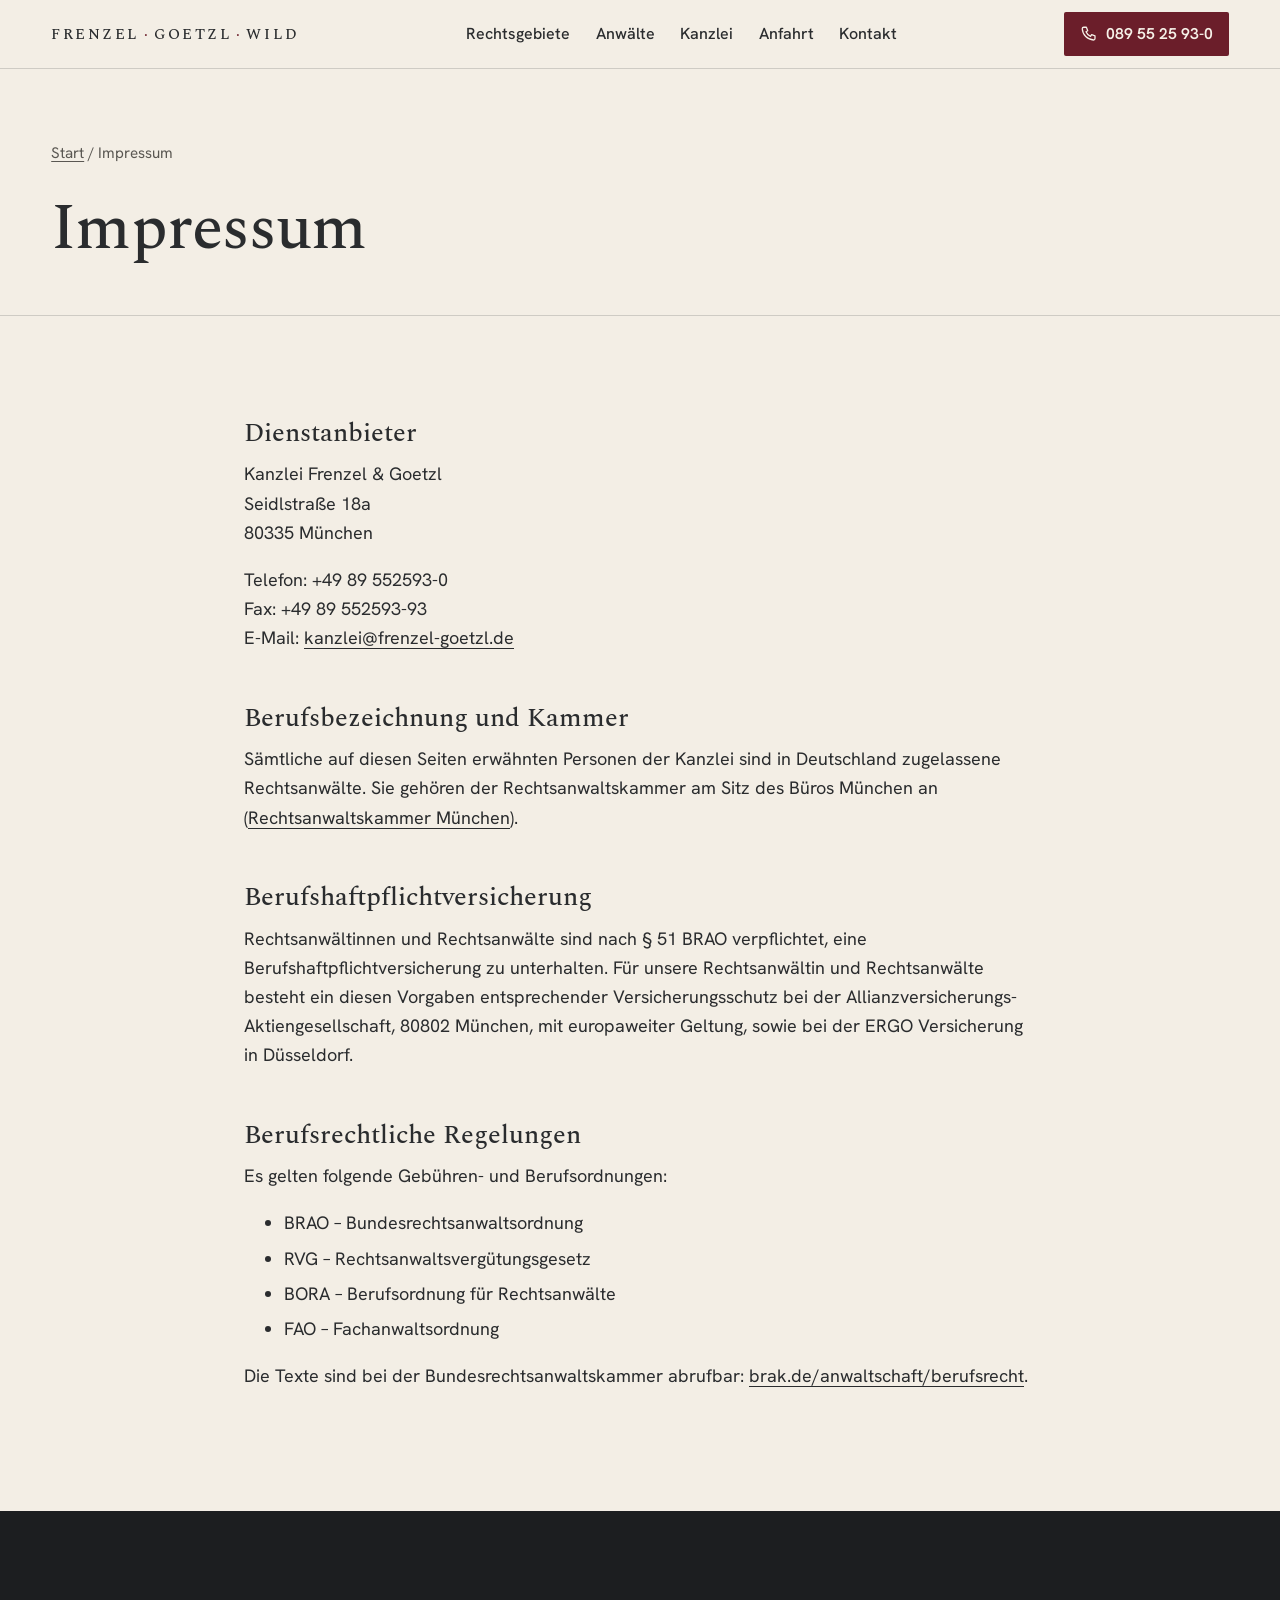
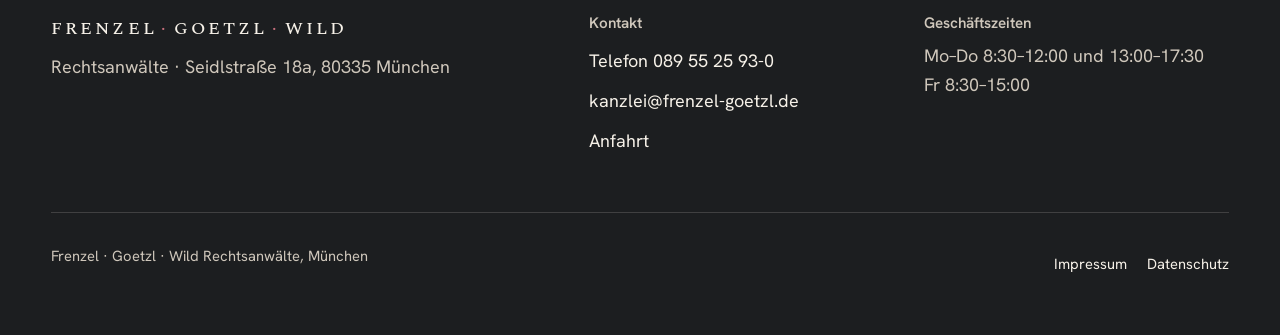
<file: impressum.html>
<!doctype html>
<html lang="de">
<head>
<meta charset="utf-8">
<meta name="viewport" content="width=device-width, initial-scale=1">
<meta name="robots" content="noindex, nofollow">
<title>Impressum – Frenzel · Goetzl · Wild Rechtsanwälte</title>
<meta name="description" content="Impressum und berufsrechtliche Angaben.">
<meta property="og:title" content="Impressum – Frenzel · Goetzl · Wild Rechtsanwälte">
<meta property="og:description" content="Impressum und berufsrechtliche Angaben.">
<meta property="og:type" content="website">
<meta name="theme-color" content="#F3EEE5">
<link rel="icon" href="assets/img/favicon.svg" type="image/svg+xml">
<link rel="preload" href="assets/fonts/spectral-latin-500-normal.woff2" as="font" type="font/woff2" crossorigin>
<link rel="preload" href="assets/fonts/hanken-grotesk-latin-400-normal.woff2" as="font" type="font/woff2" crossorigin>
<link rel="stylesheet" href="assets/css/site.css">
<script>document.documentElement.classList.add('js')</script>
</head>
<body>
<a class="skip" href="#inhalt">Zum Inhalt springen</a>
<header class="kopf">
  <div class="wrap kopf__zeile">
    <a class="marke" href="index.html" aria-label="Frenzel · Goetzl · Wild Rechtsanwälte, Startseite">Frenzel<span aria-hidden="true">·</span>Goetzl<span aria-hidden="true">·</span>Wild</a>
    <nav class="nav" aria-label="Hauptnavigation">
      <ul>
        <li><a href="rechtsgebiete.html">Rechtsgebiete</a></li>
        <li><a href="anwaelte.html">Anwälte</a></li>
        <li><a href="kanzlei.html">Kanzlei</a></li>
        <li><a href="anfahrt.html">Anfahrt</a></li>
        <li><a href="kontakt.html">Kontakt</a></li>
      </ul>
    </nav>
    <div class="kopf__aktion">
      <a class="knopf-tel-klein" href="tel:+49895525930" aria-label="Kanzlei anrufen: 089 55 25 93-0"><svg viewBox="0 0 24 24" fill="none" stroke="currentColor" stroke-width="1.7" stroke-linecap="round" stroke-linejoin="round" aria-hidden="true"><path d="M5 3h3.5l1.8 4.6-2.3 1.5a11 11 0 0 0 6 6l1.5-2.3L20 14.5V18a2 2 0 0 1-2 2A16 16 0 0 1 3 5a2 2 0 0 1 2-2Z"/></svg><span class="kurz">Anrufen</span><span class="lang">089 55 25 93-0</span></a>
      <button class="menue-knopf" type="button" aria-expanded="false" aria-controls="menue">Menü</button>
    </div>
  </div>
  <nav class="wrap menue" id="menue" aria-label="Menü">
    <ul>
      <li><a href="index.html">Start</a></li>
      <li><a href="rechtsgebiete.html">Rechtsgebiete</a></li>
      <li><a href="anwaelte.html">Anwälte</a></li>
      <li><a href="kanzlei.html">Kanzlei</a></li>
      <li><a href="anfahrt.html">Anfahrt</a></li>
      <li><a href="kontakt.html">Kontakt</a></li>
    </ul>
  </nav>
</header>
<main id="inhalt">
  <section class="seitenkopf"><div class="wrap"><p class="pfad"><a href="index.html">Start</a> / Impressum</p><h1 class="titel-gross">Impressum</h1></div></section>
  <section class="blatt"><div class="wrap rechtstext">
    <h2>Dienstanbieter</h2>
    <p>Kanzlei Frenzel &amp; Goetzl<br>Seidlstraße 18a<br>80335 München</p>
    <p>Telefon: +49 89 552593-0<br>Fax: +49 89 552593-93<br>E-Mail: <a href="mailto:kanzlei@frenzel-goetzl.de">kanzlei@frenzel-goetzl.de</a></p>
    <h2>Berufsbezeichnung und Kammer</h2>
    <p>Sämtliche auf diesen Seiten erwähnten Personen der Kanzlei sind in Deutschland zugelassene Rechtsanwälte. Sie gehören der Rechtsanwaltskammer am Sitz des Büros München an (<a href="https://www.rak-muenchen.de" rel="noopener">Rechtsanwaltskammer München</a>).</p>
    <h2>Berufshaftpflichtversicherung</h2>
    <p>Rechtsanwältinnen und Rechtsanwälte sind nach § 51 BRAO verpflichtet, eine Berufshaftpflichtversicherung zu unterhalten. Für unsere Rechtsanwältin und Rechtsanwälte besteht ein diesen Vorgaben entsprechender Versicherungsschutz bei der Allianzversicherungs-Aktiengesellschaft, 80802 München, mit europaweiter Geltung, sowie bei der ERGO Versicherung in Düsseldorf.</p>
    <h2>Berufsrechtliche Regelungen</h2>
    <p>Es gelten folgende Gebühren- und Berufsordnungen:</p>
    <ul>
      <li>BRAO – Bundesrechtsanwaltsordnung</li>
      <li>RVG – Rechtsanwaltsvergütungsgesetz</li>
      <li>BORA – Berufsordnung für Rechtsanwälte</li>
      <li>FAO – Fachanwaltsordnung</li>
    </ul>
    <p>Die Texte sind bei der Bundesrechtsanwaltskammer abrufbar: <a href="https://www.brak.de/anwaltschaft/berufsrecht/" rel="noopener">brak.de/anwaltschaft/berufsrecht</a>.</p>
  </div></section>
</main>
<footer class="fuss">
  <div class="wrap">
    <div class="fuss__raster">
      <div>
        <a class="marke" href="index.html">Frenzel<span aria-hidden="true">·</span>Goetzl<span aria-hidden="true">·</span>Wild</a>
        <p>Rechtsanwälte · Seidlstraße 18a, 80335 München</p>
      </div>
      <div>
        <h2>Kontakt</h2>
        <ul>
          <li><a href="tel:+49895525930">Telefon 089 55 25 93-0</a></li>
          <li><a href="mailto:kanzlei@frenzel-goetzl.de">kanzlei@frenzel-goetzl.de</a></li>
          <li><a href="anfahrt.html">Anfahrt</a></li>
        </ul>
      </div>
      <div>
        <h2>Geschäftszeiten</h2>
        <p style="margin-top:0">Mo–Do 8:30–12:00 und 13:00–17:30<br>Fr 8:30–15:00</p>
      </div>
    </div>
    <div class="fuss__unten">
      <span>Frenzel · Goetzl · Wild Rechtsanwälte, München</span>
      <ul>
        <li><a href="impressum.html">Impressum</a></li>
        <li><a href="datenschutz.html">Datenschutz</a></li>
      </ul>
    </div>
  </div>
</footer>
<script src="assets/js/lib/gsap.min.js" defer></script>
<script src="assets/js/lib/ScrollTrigger.min.js" defer></script>
<script src="assets/js/site.js" defer></script>
</body>
</html>
</file>
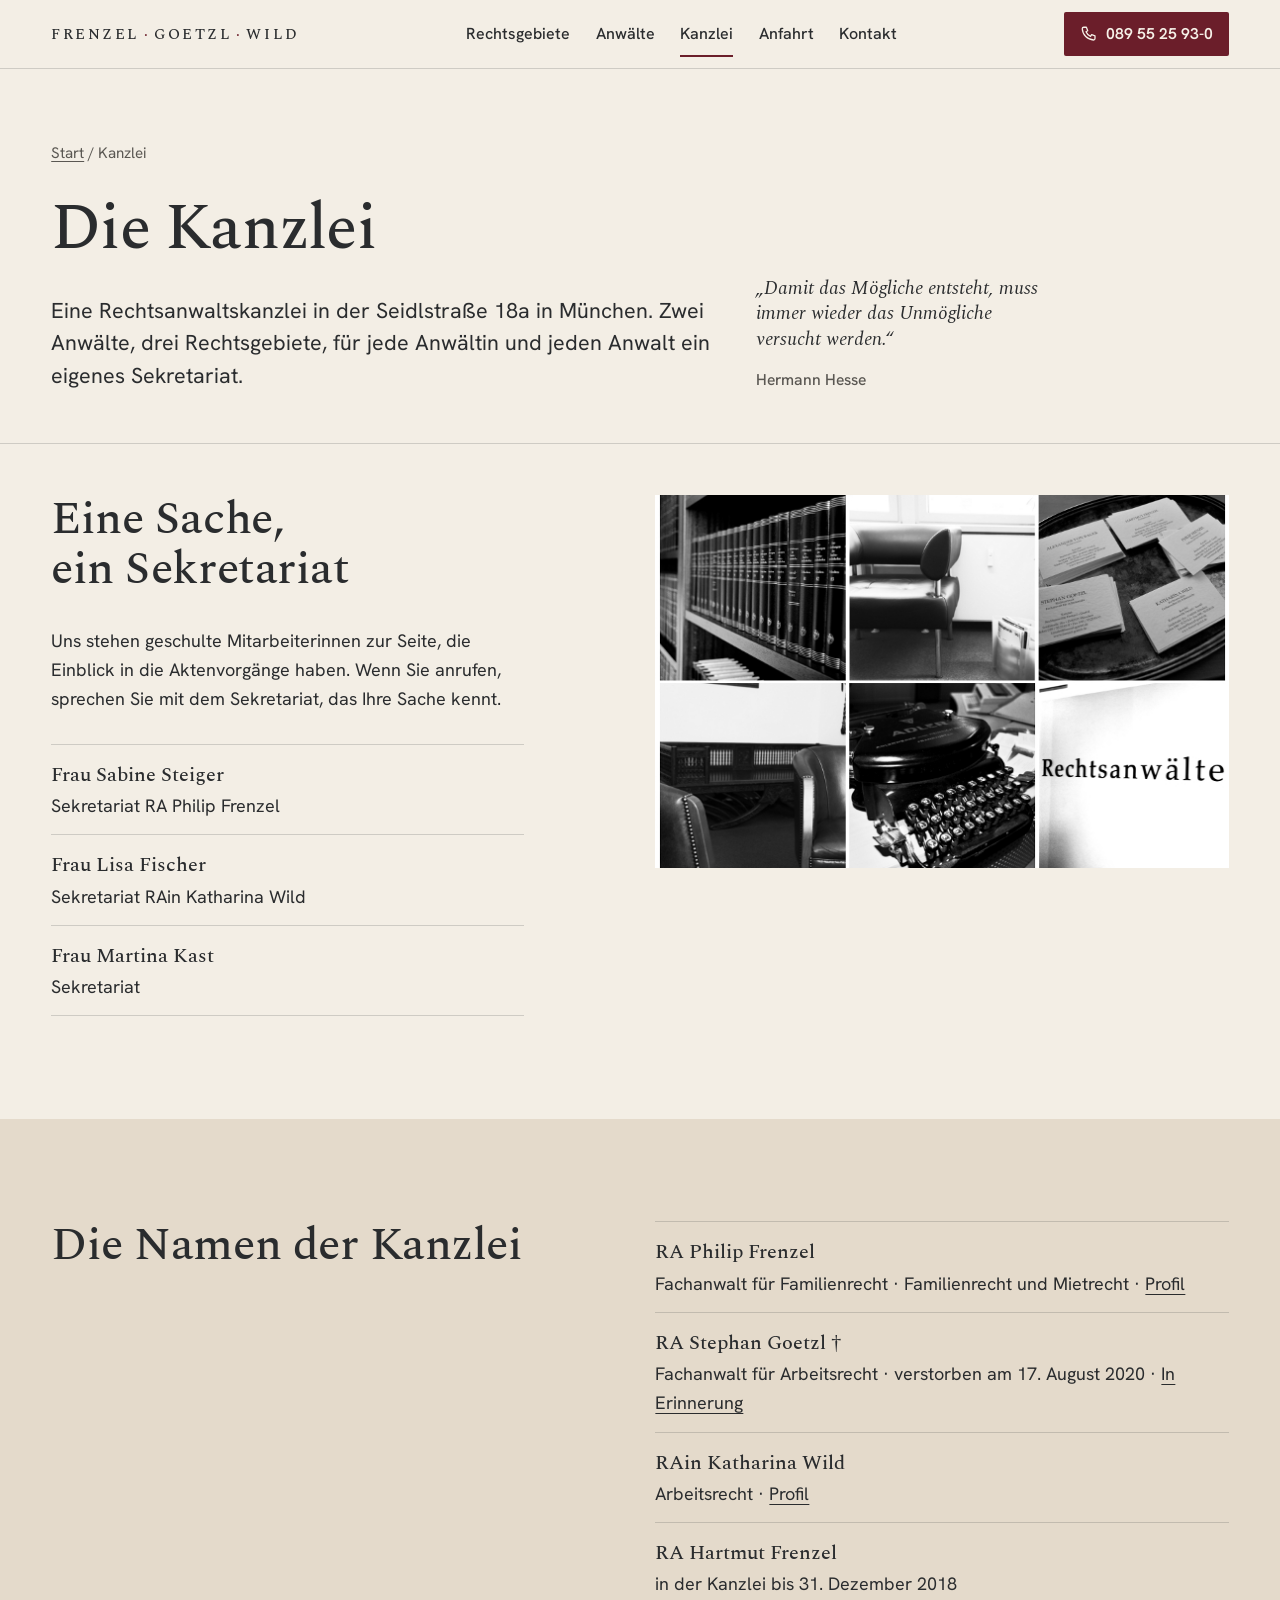
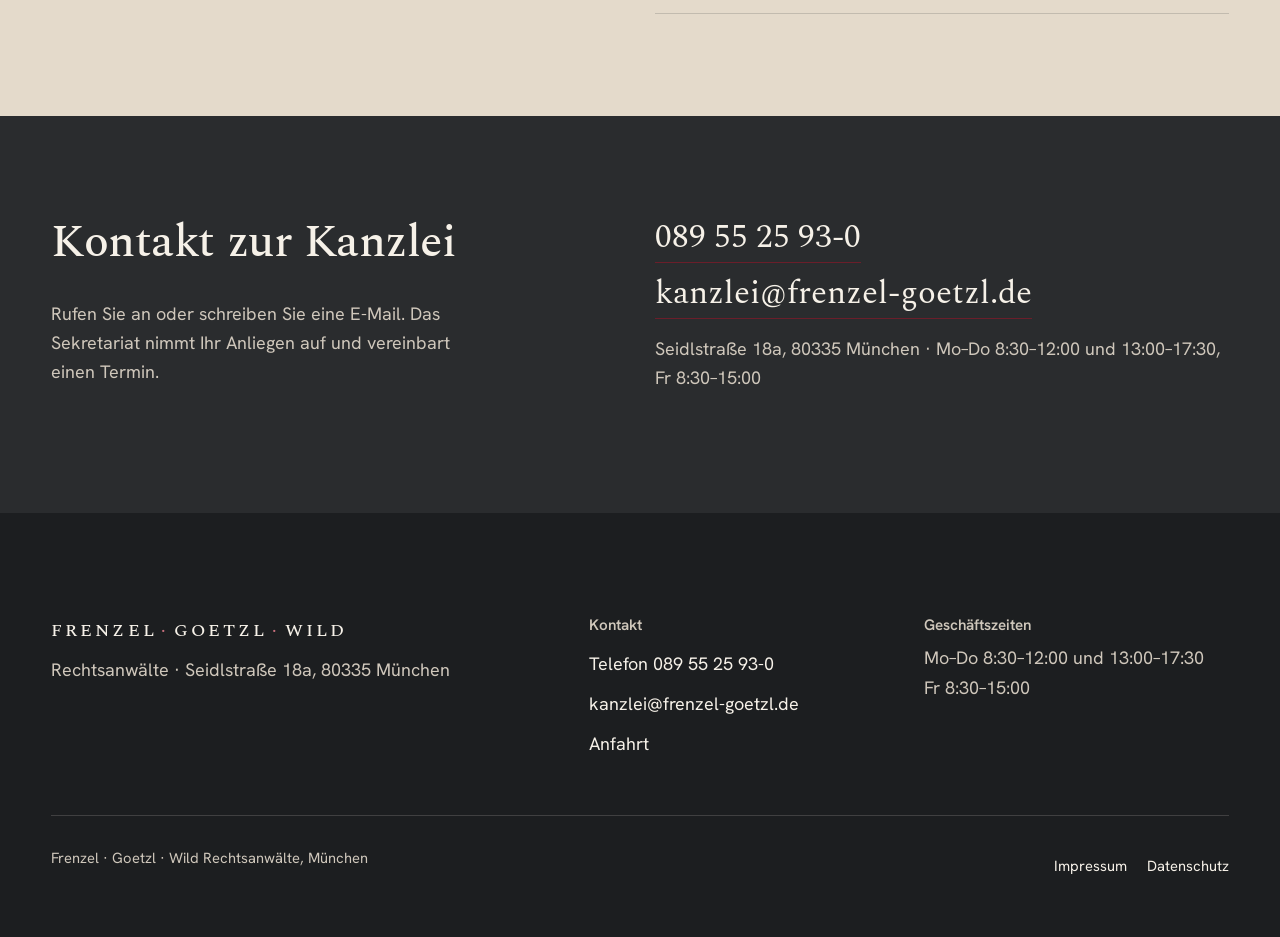
<file: kanzlei.html>
<!doctype html>
<html lang="de">
<head>
<meta charset="utf-8">
<meta name="viewport" content="width=device-width, initial-scale=1">
<meta name="robots" content="noindex, nofollow">
<title>Die Kanzlei – Frenzel · Goetzl · Wild Rechtsanwälte, München</title>
<meta name="description" content="Rechtsanwaltskanzlei in der Seidlstraße 18a, München-Maxvorstadt: Anwälte, Sekretariate und Geschichte der Namen.">
<meta property="og:title" content="Die Kanzlei – Frenzel · Goetzl · Wild Rechtsanwälte, München">
<meta property="og:description" content="Rechtsanwaltskanzlei in der Seidlstraße 18a, München-Maxvorstadt: Anwälte, Sekretariate und Geschichte der Namen.">
<meta property="og:type" content="website">
<meta name="theme-color" content="#F3EEE5">
<link rel="icon" href="assets/img/favicon.svg" type="image/svg+xml">
<link rel="preload" href="assets/fonts/spectral-latin-500-normal.woff2" as="font" type="font/woff2" crossorigin>
<link rel="preload" href="assets/fonts/hanken-grotesk-latin-400-normal.woff2" as="font" type="font/woff2" crossorigin>
<link rel="stylesheet" href="assets/css/site.css">
<script>document.documentElement.classList.add('js')</script>
</head>
<body>
<a class="skip" href="#inhalt">Zum Inhalt springen</a>
<header class="kopf">
  <div class="wrap kopf__zeile">
    <a class="marke" href="index.html" aria-label="Frenzel · Goetzl · Wild Rechtsanwälte, Startseite">Frenzel<span aria-hidden="true">·</span>Goetzl<span aria-hidden="true">·</span>Wild</a>
    <nav class="nav" aria-label="Hauptnavigation">
      <ul>
        <li><a href="rechtsgebiete.html">Rechtsgebiete</a></li>
        <li><a href="anwaelte.html">Anwälte</a></li>
        <li><a href="kanzlei.html" aria-current="page">Kanzlei</a></li>
        <li><a href="anfahrt.html">Anfahrt</a></li>
        <li><a href="kontakt.html">Kontakt</a></li>
      </ul>
    </nav>
    <div class="kopf__aktion">
      <a class="knopf-tel-klein" href="tel:+49895525930" aria-label="Kanzlei anrufen: 089 55 25 93-0"><svg viewBox="0 0 24 24" fill="none" stroke="currentColor" stroke-width="1.7" stroke-linecap="round" stroke-linejoin="round" aria-hidden="true"><path d="M5 3h3.5l1.8 4.6-2.3 1.5a11 11 0 0 0 6 6l1.5-2.3L20 14.5V18a2 2 0 0 1-2 2A16 16 0 0 1 3 5a2 2 0 0 1 2-2Z"/></svg><span class="kurz">Anrufen</span><span class="lang">089 55 25 93-0</span></a>
      <button class="menue-knopf" type="button" aria-expanded="false" aria-controls="menue">Menü</button>
    </div>
  </div>
  <nav class="wrap menue" id="menue" aria-label="Menü">
    <ul>
      <li><a href="index.html">Start</a></li>
      <li><a href="rechtsgebiete.html">Rechtsgebiete</a></li>
      <li><a href="anwaelte.html">Anwälte</a></li>
      <li><a href="kanzlei.html" aria-current="page">Kanzlei</a></li>
      <li><a href="anfahrt.html">Anfahrt</a></li>
      <li><a href="kontakt.html">Kontakt</a></li>
    </ul>
  </nav>
</header>
<main id="inhalt">
  <section class="seitenkopf">
    <div class="wrap raster">
      <div class="seitenkopf__titel">
        <p class="pfad"><a href="index.html">Start</a> / Kanzlei</p>
        <h1 class="titel-gross">Die Kanzlei</h1>
        <p class="vorspann">Eine Rechtsanwaltskanzlei in der Seidlstraße 18a in München. Zwei Anwälte, drei Rechtsgebiete, für jede Anwältin und jeden Anwalt ein eigenes Sekretariat.</p>
      </div>
      <blockquote class="zitat zitat--klein seitenkopf__zitat">
        <p>„Damit das Mögliche entsteht, muss immer wieder das Unmögliche versucht werden.“</p>
        <footer>Hermann Hesse</footer>
      </blockquote>
    </div>
  </section>

  <section class="blatt" aria-labelledby="h-arbeitsweise">
    <div class="wrap raster">
      <div class="spalte-links">
        <h2 class="titel" id="h-arbeitsweise">Eine Sache, ein Sekretariat</h2>
        <div class="fliess"><p>Uns stehen geschulte Mitarbeiterinnen zur Seite, die Einblick in die Aktenvorgänge haben. Wenn Sie anrufen, sprechen Sie mit dem Sekretariat, das Ihre Sache kennt.</p></div>
        <ul class="liste-schlicht" style="margin-top:var(--raum-2)">
          <li><strong>Frau Sabine Steiger</strong>Sekretariat RA Philip Frenzel</li>
          <li><strong>Frau Lisa Fischer</strong>Sekretariat RAin Katharina Wild</li>
          <li><strong>Frau Martina Kast</strong>Sekretariat</li>
        </ul>
      </div>
      <div class="spalte-rechts">
        <figure class="bild-kanzlei"><img src="assets/img/kanzlei-impressionen.jpg" width="580" height="377" alt="Kanzleiräume: Bücherwand mit Gesetzeswerken, Ledersessel, Visitenkarten, Schreibmaschine und Schriftzug Rechtsanwälte" loading="lazy"></figure>
      </div>
    </div>
  </section>
  <section class="blatt blatt--sand" aria-labelledby="h-namen">
    <div class="wrap raster">
      <div class="spalte-links">
        <h2 class="titel" id="h-namen">Die Namen der Kanzlei</h2>
      </div>
      <div class="spalte-rechts">
        <ul class="liste-schlicht">
          <li><strong>RA Philip Frenzel</strong>Fachanwalt für Familienrecht · Familienrecht und Mietrecht · <a href="anwalt-philip-frenzel.html">Profil</a></li>
          <li><strong>RA Stephan Goetzl †</strong>Fachanwalt für Arbeitsrecht · verstorben am 17. August 2020 · <a href="anwalt-stephan-goetzl.html">In Erinnerung</a></li>
          <li><strong>RAin Katharina Wild</strong>Arbeitsrecht · <a href="anwalt-katharina-wild.html">Profil</a></li>
          <li><strong>RA Hartmut Frenzel</strong>in der Kanzlei bis 31. Dezember 2018</li>
        </ul>
      </div>
    </div>
  </section>
  <section class="blatt dunkel" aria-labelledby="h-kontaktband">
    <div class="wrap raster">
      <div class="spalte-links">
        <h2 class="titel" id="h-kontaktband">Kontakt zur Kanzlei</h2>
        <p class="leise">Rufen Sie an oder schreiben Sie eine E-Mail. Das Sekretariat nimmt Ihr Anliegen auf und vereinbart einen Termin.</p>
      </div>
      <div class="spalte-rechts">
        <p style="margin:0"><a class="gross-link" style="color:inherit" href="tel:+49895525930">089 55 25 93-0</a></p>
        <p style="margin:16px 0 0"><a class="gross-link" style="color:inherit" href="mailto:kanzlei@frenzel-goetzl.de">kanzlei@frenzel-goetzl.de</a></p>
        <p class="leise" style="margin-top:20px">Seidlstraße 18a, 80335 München · Mo–Do 8:30–12:00 und 13:00–17:30, Fr 8:30–15:00</p>
      </div>
    </div>
  </section>
</main>
<footer class="fuss">
  <div class="wrap">
    <div class="fuss__raster">
      <div>
        <a class="marke" href="index.html">Frenzel<span aria-hidden="true">·</span>Goetzl<span aria-hidden="true">·</span>Wild</a>
        <p>Rechtsanwälte · Seidlstraße 18a, 80335 München</p>
      </div>
      <div>
        <h2>Kontakt</h2>
        <ul>
          <li><a href="tel:+49895525930">Telefon 089 55 25 93-0</a></li>
          <li><a href="mailto:kanzlei@frenzel-goetzl.de">kanzlei@frenzel-goetzl.de</a></li>
          <li><a href="anfahrt.html">Anfahrt</a></li>
        </ul>
      </div>
      <div>
        <h2>Geschäftszeiten</h2>
        <p style="margin-top:0">Mo–Do 8:30–12:00 und 13:00–17:30<br>Fr 8:30–15:00</p>
      </div>
    </div>
    <div class="fuss__unten">
      <span>Frenzel · Goetzl · Wild Rechtsanwälte, München</span>
      <ul>
        <li><a href="impressum.html">Impressum</a></li>
        <li><a href="datenschutz.html">Datenschutz</a></li>
      </ul>
    </div>
  </div>
</footer>
<script src="assets/js/lib/gsap.min.js" defer></script>
<script src="assets/js/lib/ScrollTrigger.min.js" defer></script>
<script src="assets/js/site.js" defer></script>
</body>
</html>
</file>
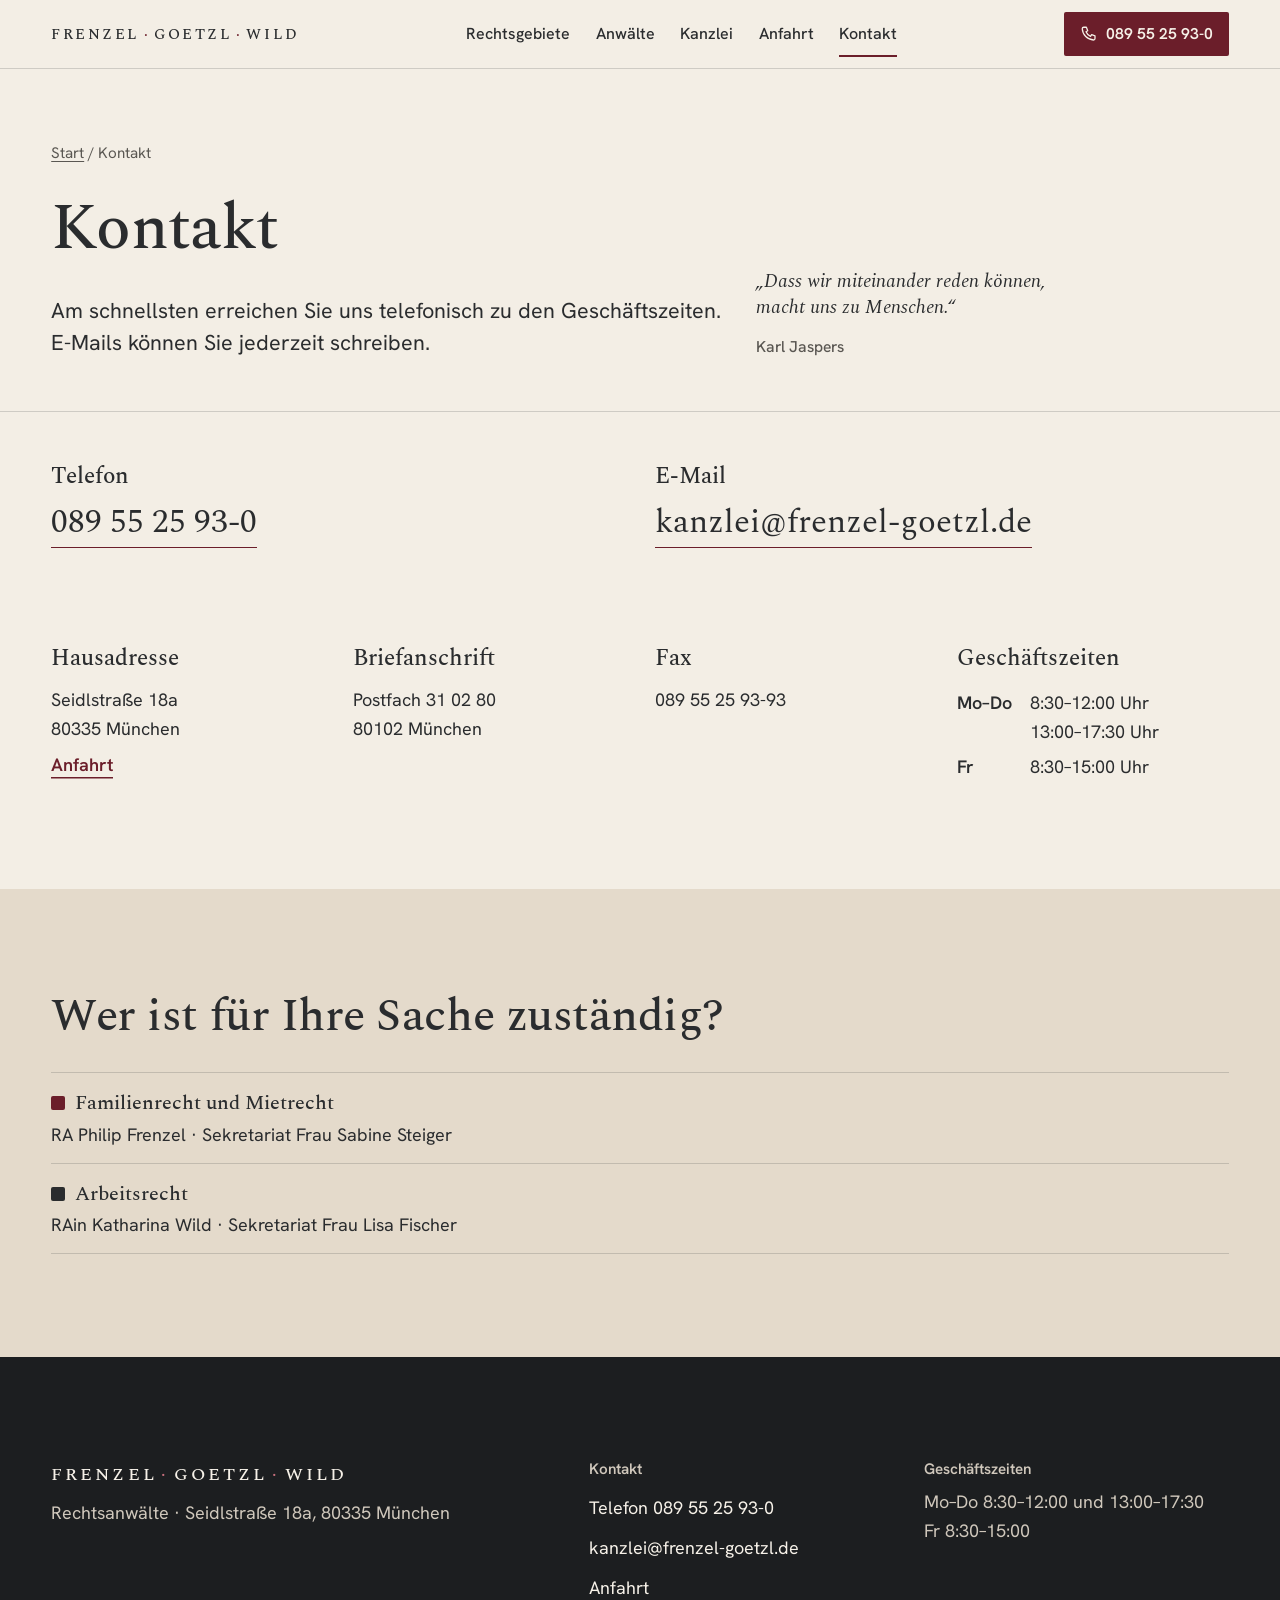
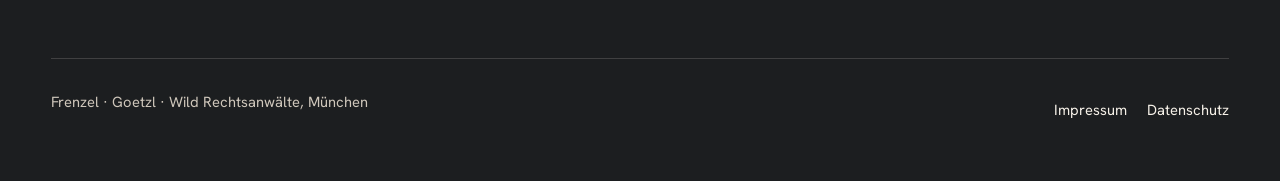
<file: kontakt.html>
<!doctype html>
<html lang="de">
<head>
<meta charset="utf-8">
<meta name="viewport" content="width=device-width, initial-scale=1">
<meta name="robots" content="noindex, nofollow">
<title>Kontakt – Frenzel · Goetzl · Wild Rechtsanwälte, München</title>
<meta name="description" content="Telefon 089 55 25 93-0, E-Mail kanzlei@frenzel-goetzl.de, Seidlstraße 18a, 80335 München. Geschäftszeiten Mo–Do 8:30–12:00 und 13:00–17:30, Fr 8:30–15:00.">
<meta property="og:title" content="Kontakt – Frenzel · Goetzl · Wild Rechtsanwälte, München">
<meta property="og:description" content="Telefon 089 55 25 93-0, E-Mail kanzlei@frenzel-goetzl.de, Seidlstraße 18a, 80335 München. Geschäftszeiten Mo–Do 8:30–12:00 und 13:00–17:30, Fr 8:30–15:00.">
<meta property="og:type" content="website">
<meta name="theme-color" content="#F3EEE5">
<link rel="icon" href="assets/img/favicon.svg" type="image/svg+xml">
<link rel="preload" href="assets/fonts/spectral-latin-500-normal.woff2" as="font" type="font/woff2" crossorigin>
<link rel="preload" href="assets/fonts/hanken-grotesk-latin-400-normal.woff2" as="font" type="font/woff2" crossorigin>
<link rel="stylesheet" href="assets/css/site.css">
<script>document.documentElement.classList.add('js')</script>
</head>
<body>
<a class="skip" href="#inhalt">Zum Inhalt springen</a>
<header class="kopf">
  <div class="wrap kopf__zeile">
    <a class="marke" href="index.html" aria-label="Frenzel · Goetzl · Wild Rechtsanwälte, Startseite">Frenzel<span aria-hidden="true">·</span>Goetzl<span aria-hidden="true">·</span>Wild</a>
    <nav class="nav" aria-label="Hauptnavigation">
      <ul>
        <li><a href="rechtsgebiete.html">Rechtsgebiete</a></li>
        <li><a href="anwaelte.html">Anwälte</a></li>
        <li><a href="kanzlei.html">Kanzlei</a></li>
        <li><a href="anfahrt.html">Anfahrt</a></li>
        <li><a href="kontakt.html" aria-current="page">Kontakt</a></li>
      </ul>
    </nav>
    <div class="kopf__aktion">
      <a class="knopf-tel-klein" href="tel:+49895525930" aria-label="Kanzlei anrufen: 089 55 25 93-0"><svg viewBox="0 0 24 24" fill="none" stroke="currentColor" stroke-width="1.7" stroke-linecap="round" stroke-linejoin="round" aria-hidden="true"><path d="M5 3h3.5l1.8 4.6-2.3 1.5a11 11 0 0 0 6 6l1.5-2.3L20 14.5V18a2 2 0 0 1-2 2A16 16 0 0 1 3 5a2 2 0 0 1 2-2Z"/></svg><span class="kurz">Anrufen</span><span class="lang">089 55 25 93-0</span></a>
      <button class="menue-knopf" type="button" aria-expanded="false" aria-controls="menue">Menü</button>
    </div>
  </div>
  <nav class="wrap menue" id="menue" aria-label="Menü">
    <ul>
      <li><a href="index.html">Start</a></li>
      <li><a href="rechtsgebiete.html">Rechtsgebiete</a></li>
      <li><a href="anwaelte.html">Anwälte</a></li>
      <li><a href="kanzlei.html">Kanzlei</a></li>
      <li><a href="anfahrt.html">Anfahrt</a></li>
      <li><a href="kontakt.html" aria-current="page">Kontakt</a></li>
    </ul>
  </nav>
</header>
<main id="inhalt">
  <section class="seitenkopf">
    <div class="wrap raster">
      <div class="seitenkopf__titel">
        <p class="pfad"><a href="index.html">Start</a> / Kontakt</p>
        <h1 class="titel-gross">Kontakt</h1>
        <p class="vorspann">Am schnellsten erreichen Sie uns telefonisch zu den Geschäftszeiten. E-Mails können Sie jederzeit schreiben.</p>
      </div>
      <blockquote class="zitat zitat--klein seitenkopf__zitat">
        <p>„Dass wir miteinander reden können, macht uns zu Menschen.“</p>
        <footer>Karl Jaspers</footer>
      </blockquote>
    </div>
  </section>

  <section class="blatt" aria-label="Kontaktdaten">
    <div class="wrap">
      <div class="kontakt-raster" style="grid-template-columns:repeat(auto-fit,minmax(min(100%,420px),1fr));margin-bottom:var(--raum-4)">
        <div><h2 class="titel-klein">Telefon</h2><a class="gross-link" href="tel:+49895525930">089 55 25 93-0</a></div>
        <div><h2 class="titel-klein">E-Mail</h2><a class="gross-link" href="mailto:kanzlei@frenzel-goetzl.de">kanzlei@frenzel-goetzl.de</a></div>
      </div>
      <div class="kontakt-raster">
        <div><h2 class="titel-klein">Hausadresse</h2><p>Seidlstraße 18a<br>80335 München</p><a class="textlink" href="anfahrt.html">Anfahrt</a></div>
        <div><h2 class="titel-klein">Briefanschrift</h2><p>Postfach 31 02 80<br>80102 München</p></div>
        <div><h2 class="titel-klein">Fax</h2><p>089 55 25 93-93</p></div>
        <div><h2 class="titel-klein">Geschäftszeiten</h2>
          <table class="zeiten"><tbody>
            <tr><th scope="row">Mo–Do</th><td>8:30–12:00 Uhr<br>13:00–17:30 Uhr</td></tr>
            <tr><th scope="row">Fr</th><td>8:30–15:00 Uhr</td></tr>
          </tbody></table>
        </div>
      </div>
    </div>
  </section>
  <section class="blatt blatt--sand" aria-labelledby="h-wer">
    <div class="wrap">
      <h2 class="titel" id="h-wer">Wer ist für Ihre Sache zuständig?</h2>
      <ul class="liste-schlicht">
        <li><strong><span class="farbmarke farbmarke--bordeaux" aria-hidden="true"></span>Familienrecht und Mietrecht</strong>RA Philip Frenzel · Sekretariat Frau Sabine Steiger</li>
        <li><strong><span class="farbmarke farbmarke--anthrazit" aria-hidden="true"></span>Arbeitsrecht</strong>RAin Katharina Wild · Sekretariat Frau Lisa Fischer</li>
      </ul>
    </div>
  </section>
</main>
<footer class="fuss">
  <div class="wrap">
    <div class="fuss__raster">
      <div>
        <a class="marke" href="index.html">Frenzel<span aria-hidden="true">·</span>Goetzl<span aria-hidden="true">·</span>Wild</a>
        <p>Rechtsanwälte · Seidlstraße 18a, 80335 München</p>
      </div>
      <div>
        <h2>Kontakt</h2>
        <ul>
          <li><a href="tel:+49895525930">Telefon 089 55 25 93-0</a></li>
          <li><a href="mailto:kanzlei@frenzel-goetzl.de">kanzlei@frenzel-goetzl.de</a></li>
          <li><a href="anfahrt.html">Anfahrt</a></li>
        </ul>
      </div>
      <div>
        <h2>Geschäftszeiten</h2>
        <p style="margin-top:0">Mo–Do 8:30–12:00 und 13:00–17:30<br>Fr 8:30–15:00</p>
      </div>
    </div>
    <div class="fuss__unten">
      <span>Frenzel · Goetzl · Wild Rechtsanwälte, München</span>
      <ul>
        <li><a href="impressum.html">Impressum</a></li>
        <li><a href="datenschutz.html">Datenschutz</a></li>
      </ul>
    </div>
  </div>
</footer>
<script src="assets/js/lib/gsap.min.js" defer></script>
<script src="assets/js/lib/ScrollTrigger.min.js" defer></script>
<script src="assets/js/site.js" defer></script>
</body>
</html>
</file>
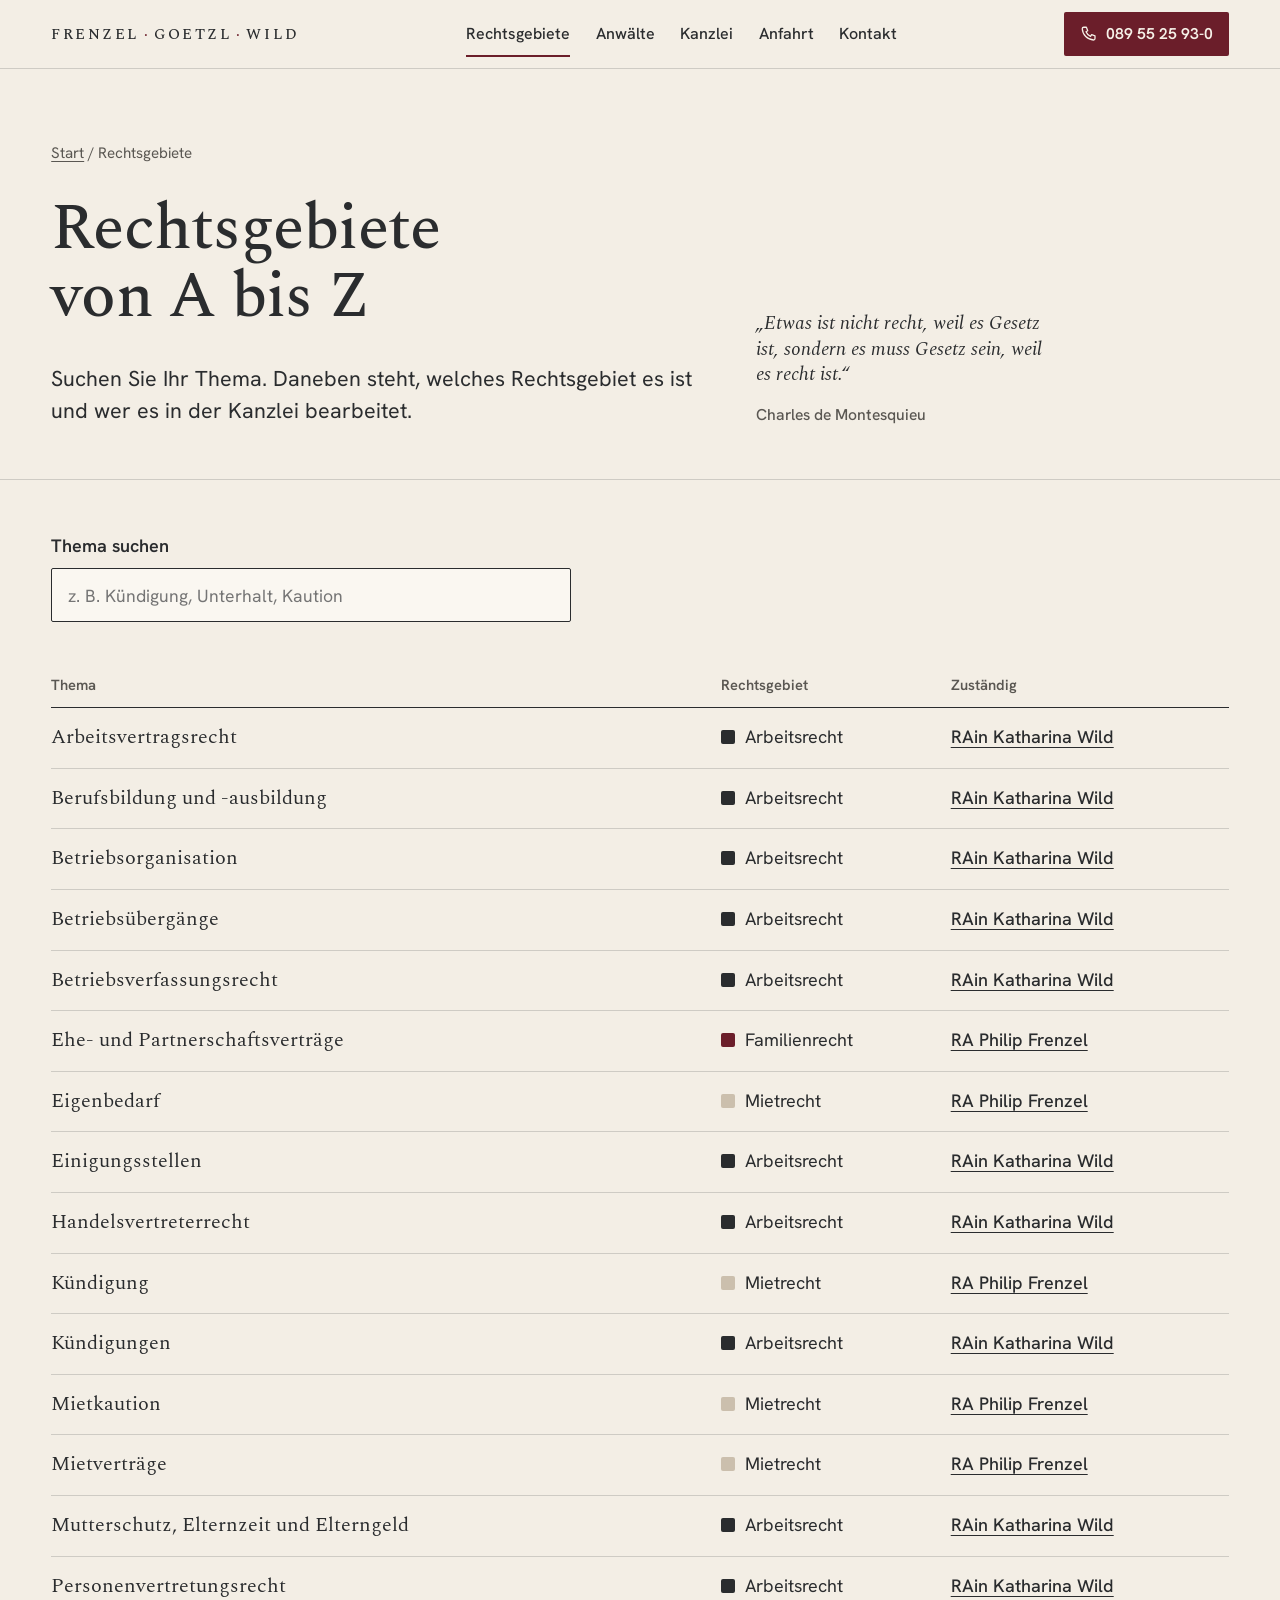
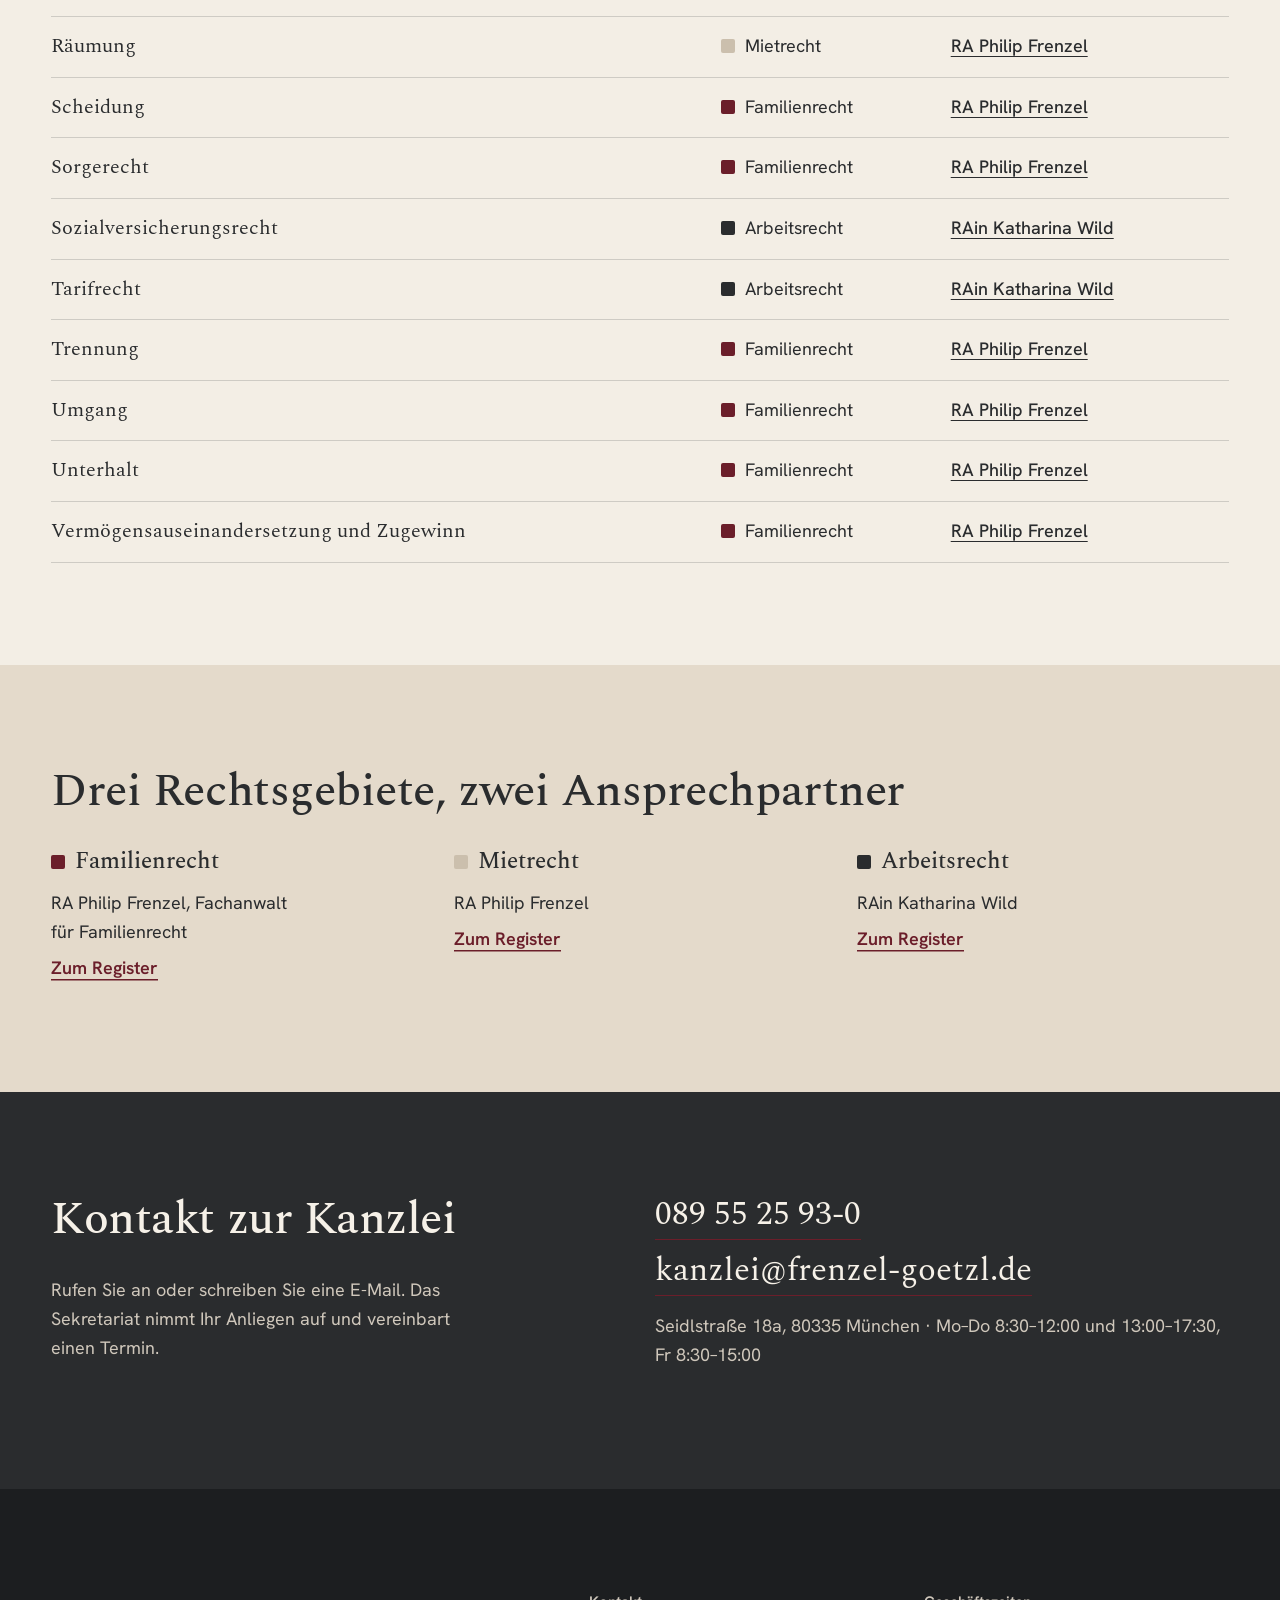
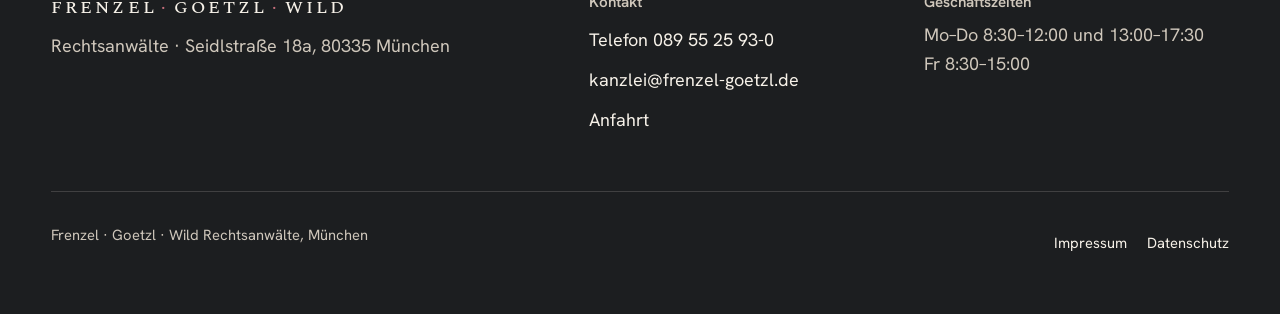
<file: rechtsgebiete.html>
<!doctype html>
<html lang="de">
<head>
<meta charset="utf-8">
<meta name="viewport" content="width=device-width, initial-scale=1">
<meta name="robots" content="noindex, nofollow">
<title>Rechtsgebiete von A bis Z – Frenzel · Goetzl · Wild Rechtsanwälte, München</title>
<meta name="description" content="Familienrecht, Mietrecht und Arbeitsrecht: alle Themen der Kanzlei mit zuständiger Anwältin oder zuständigem Anwalt.">
<meta property="og:title" content="Rechtsgebiete von A bis Z – Frenzel · Goetzl · Wild Rechtsanwälte, München">
<meta property="og:description" content="Familienrecht, Mietrecht und Arbeitsrecht: alle Themen der Kanzlei mit zuständiger Anwältin oder zuständigem Anwalt.">
<meta property="og:type" content="website">
<meta name="theme-color" content="#F3EEE5">
<link rel="icon" href="assets/img/favicon.svg" type="image/svg+xml">
<link rel="preload" href="assets/fonts/spectral-latin-500-normal.woff2" as="font" type="font/woff2" crossorigin>
<link rel="preload" href="assets/fonts/hanken-grotesk-latin-400-normal.woff2" as="font" type="font/woff2" crossorigin>
<link rel="stylesheet" href="assets/css/site.css">
<script>document.documentElement.classList.add('js')</script>
</head>
<body>
<a class="skip" href="#inhalt">Zum Inhalt springen</a>
<header class="kopf">
  <div class="wrap kopf__zeile">
    <a class="marke" href="index.html" aria-label="Frenzel · Goetzl · Wild Rechtsanwälte, Startseite">Frenzel<span aria-hidden="true">·</span>Goetzl<span aria-hidden="true">·</span>Wild</a>
    <nav class="nav" aria-label="Hauptnavigation">
      <ul>
        <li><a href="rechtsgebiete.html" aria-current="page">Rechtsgebiete</a></li>
        <li><a href="anwaelte.html">Anwälte</a></li>
        <li><a href="kanzlei.html">Kanzlei</a></li>
        <li><a href="anfahrt.html">Anfahrt</a></li>
        <li><a href="kontakt.html">Kontakt</a></li>
      </ul>
    </nav>
    <div class="kopf__aktion">
      <a class="knopf-tel-klein" href="tel:+49895525930" aria-label="Kanzlei anrufen: 089 55 25 93-0"><svg viewBox="0 0 24 24" fill="none" stroke="currentColor" stroke-width="1.7" stroke-linecap="round" stroke-linejoin="round" aria-hidden="true"><path d="M5 3h3.5l1.8 4.6-2.3 1.5a11 11 0 0 0 6 6l1.5-2.3L20 14.5V18a2 2 0 0 1-2 2A16 16 0 0 1 3 5a2 2 0 0 1 2-2Z"/></svg><span class="kurz">Anrufen</span><span class="lang">089 55 25 93-0</span></a>
      <button class="menue-knopf" type="button" aria-expanded="false" aria-controls="menue">Menü</button>
    </div>
  </div>
  <nav class="wrap menue" id="menue" aria-label="Menü">
    <ul>
      <li><a href="index.html">Start</a></li>
      <li><a href="rechtsgebiete.html" aria-current="page">Rechtsgebiete</a></li>
      <li><a href="anwaelte.html">Anwälte</a></li>
      <li><a href="kanzlei.html">Kanzlei</a></li>
      <li><a href="anfahrt.html">Anfahrt</a></li>
      <li><a href="kontakt.html">Kontakt</a></li>
    </ul>
  </nav>
</header>
<main id="inhalt">
  <section class="seitenkopf">
    <div class="wrap raster">
      <div class="seitenkopf__titel">
        <p class="pfad"><a href="index.html">Start</a> / Rechtsgebiete</p>
        <h1 class="titel-gross">Rechtsgebiete von A bis Z</h1>
        <p class="vorspann">Suchen Sie Ihr Thema. Daneben steht, welches Rechtsgebiet es ist und wer es in der Kanzlei bearbeitet.</p>
      </div>
      <blockquote class="zitat zitat--klein seitenkopf__zitat">
        <p>„Etwas ist nicht recht, weil es Gesetz ist, sondern es muss Gesetz sein, weil es recht ist.“</p>
        <footer>Charles de Montesquieu</footer>
      </blockquote>
    </div>
  </section>

  <section class="blatt" aria-label="Themenverzeichnis">
    <div class="wrap">
      <div class="suche">
        <label for="themensuche">Thema suchen</label>
        <input id="themensuche" type="search" placeholder="z. B. Kündigung, Unterhalt, Kaution" autocomplete="off">
      </div>
      <table class="index" id="themenindex">
        <thead><tr><th scope="col">Thema</th><th scope="col">Rechtsgebiet</th><th scope="col">Zuständig</th></tr></thead>
        <tbody>
          <tr><td>Arbeitsvertragsrecht</td><td><span class="farbmarke farbmarke--anthrazit" aria-hidden="true"></span>Arbeitsrecht</td><td><a href="anwalt-katharina-wild.html">RAin Katharina Wild</a></td></tr>
          <tr><td>Berufsbildung und -ausbildung</td><td><span class="farbmarke farbmarke--anthrazit" aria-hidden="true"></span>Arbeitsrecht</td><td><a href="anwalt-katharina-wild.html">RAin Katharina Wild</a></td></tr>
          <tr><td>Betriebsorganisation</td><td><span class="farbmarke farbmarke--anthrazit" aria-hidden="true"></span>Arbeitsrecht</td><td><a href="anwalt-katharina-wild.html">RAin Katharina Wild</a></td></tr>
          <tr><td>Betriebsübergänge</td><td><span class="farbmarke farbmarke--anthrazit" aria-hidden="true"></span>Arbeitsrecht</td><td><a href="anwalt-katharina-wild.html">RAin Katharina Wild</a></td></tr>
          <tr><td>Betriebsverfassungsrecht</td><td><span class="farbmarke farbmarke--anthrazit" aria-hidden="true"></span>Arbeitsrecht</td><td><a href="anwalt-katharina-wild.html">RAin Katharina Wild</a></td></tr>
          <tr><td>Ehe- und Partnerschaftsverträge</td><td><span class="farbmarke farbmarke--bordeaux" aria-hidden="true"></span>Familienrecht</td><td><a href="anwalt-philip-frenzel.html">RA Philip Frenzel</a></td></tr>
          <tr><td>Eigenbedarf</td><td><span class="farbmarke farbmarke--stein" aria-hidden="true"></span>Mietrecht</td><td><a href="anwalt-philip-frenzel.html">RA Philip Frenzel</a></td></tr>
          <tr><td>Einigungsstellen</td><td><span class="farbmarke farbmarke--anthrazit" aria-hidden="true"></span>Arbeitsrecht</td><td><a href="anwalt-katharina-wild.html">RAin Katharina Wild</a></td></tr>
          <tr><td>Handelsvertreterrecht</td><td><span class="farbmarke farbmarke--anthrazit" aria-hidden="true"></span>Arbeitsrecht</td><td><a href="anwalt-katharina-wild.html">RAin Katharina Wild</a></td></tr>
          <tr><td>Kündigung</td><td><span class="farbmarke farbmarke--stein" aria-hidden="true"></span>Mietrecht</td><td><a href="anwalt-philip-frenzel.html">RA Philip Frenzel</a></td></tr>
          <tr><td>Kündigungen</td><td><span class="farbmarke farbmarke--anthrazit" aria-hidden="true"></span>Arbeitsrecht</td><td><a href="anwalt-katharina-wild.html">RAin Katharina Wild</a></td></tr>
          <tr><td>Mietkaution</td><td><span class="farbmarke farbmarke--stein" aria-hidden="true"></span>Mietrecht</td><td><a href="anwalt-philip-frenzel.html">RA Philip Frenzel</a></td></tr>
          <tr><td>Mietverträge</td><td><span class="farbmarke farbmarke--stein" aria-hidden="true"></span>Mietrecht</td><td><a href="anwalt-philip-frenzel.html">RA Philip Frenzel</a></td></tr>
          <tr><td>Mutterschutz, Elternzeit und Elterngeld</td><td><span class="farbmarke farbmarke--anthrazit" aria-hidden="true"></span>Arbeitsrecht</td><td><a href="anwalt-katharina-wild.html">RAin Katharina Wild</a></td></tr>
          <tr><td>Personenvertretungsrecht</td><td><span class="farbmarke farbmarke--anthrazit" aria-hidden="true"></span>Arbeitsrecht</td><td><a href="anwalt-katharina-wild.html">RAin Katharina Wild</a></td></tr>
          <tr><td>Räumung</td><td><span class="farbmarke farbmarke--stein" aria-hidden="true"></span>Mietrecht</td><td><a href="anwalt-philip-frenzel.html">RA Philip Frenzel</a></td></tr>
          <tr><td>Scheidung</td><td><span class="farbmarke farbmarke--bordeaux" aria-hidden="true"></span>Familienrecht</td><td><a href="anwalt-philip-frenzel.html">RA Philip Frenzel</a></td></tr>
          <tr><td>Sorgerecht</td><td><span class="farbmarke farbmarke--bordeaux" aria-hidden="true"></span>Familienrecht</td><td><a href="anwalt-philip-frenzel.html">RA Philip Frenzel</a></td></tr>
          <tr><td>Sozialversicherungsrecht</td><td><span class="farbmarke farbmarke--anthrazit" aria-hidden="true"></span>Arbeitsrecht</td><td><a href="anwalt-katharina-wild.html">RAin Katharina Wild</a></td></tr>
          <tr><td>Tarifrecht</td><td><span class="farbmarke farbmarke--anthrazit" aria-hidden="true"></span>Arbeitsrecht</td><td><a href="anwalt-katharina-wild.html">RAin Katharina Wild</a></td></tr>
          <tr><td>Trennung</td><td><span class="farbmarke farbmarke--bordeaux" aria-hidden="true"></span>Familienrecht</td><td><a href="anwalt-philip-frenzel.html">RA Philip Frenzel</a></td></tr>
          <tr><td>Umgang</td><td><span class="farbmarke farbmarke--bordeaux" aria-hidden="true"></span>Familienrecht</td><td><a href="anwalt-philip-frenzel.html">RA Philip Frenzel</a></td></tr>
          <tr><td>Unterhalt</td><td><span class="farbmarke farbmarke--bordeaux" aria-hidden="true"></span>Familienrecht</td><td><a href="anwalt-philip-frenzel.html">RA Philip Frenzel</a></td></tr>
          <tr><td>Vermögensauseinandersetzung und Zugewinn</td><td><span class="farbmarke farbmarke--bordeaux" aria-hidden="true"></span>Familienrecht</td><td><a href="anwalt-philip-frenzel.html">RA Philip Frenzel</a></td></tr>
        </tbody>
      </table>
      <p class="index__leer" id="index-leer" hidden>Kein passendes Thema gefunden. Rufen Sie an: <a href="tel:+49895525930">089 55 25 93-0</a>. Das Sekretariat sagt Ihnen, ob die Kanzlei Ihre Sache übernehmen kann.</p>
    </div>
  </section>
  <section class="blatt blatt--sand" aria-labelledby="h-drei">
    <div class="wrap">
      <h2 class="titel" id="h-drei">Drei Rechtsgebiete, zwei Ansprechpartner</h2>
      <div class="kontakt-raster" style="grid-template-columns:repeat(auto-fit,minmax(240px,1fr))">
        <div><h3 class="titel-klein"><span class="farbmarke farbmarke--bordeaux" aria-hidden="true"></span>Familienrecht</h3><p>RA Philip Frenzel, Fachanwalt für Familienrecht</p><a class="textlink" href="index.html#familienrecht">Zum Register</a></div>
        <div><h3 class="titel-klein"><span class="farbmarke farbmarke--stein" aria-hidden="true"></span>Mietrecht</h3><p>RA Philip Frenzel</p><a class="textlink" href="index.html#mietrecht">Zum Register</a></div>
        <div><h3 class="titel-klein"><span class="farbmarke farbmarke--anthrazit" aria-hidden="true"></span>Arbeitsrecht</h3><p>RAin Katharina Wild</p><a class="textlink" href="index.html#arbeitsrecht">Zum Register</a></div>
      </div>
    </div>
  </section>
  <section class="blatt dunkel" aria-labelledby="h-kontaktband">
    <div class="wrap raster">
      <div class="spalte-links">
        <h2 class="titel" id="h-kontaktband">Kontakt zur Kanzlei</h2>
        <p class="leise">Rufen Sie an oder schreiben Sie eine E-Mail. Das Sekretariat nimmt Ihr Anliegen auf und vereinbart einen Termin.</p>
      </div>
      <div class="spalte-rechts">
        <p style="margin:0"><a class="gross-link" style="color:inherit" href="tel:+49895525930">089 55 25 93-0</a></p>
        <p style="margin:16px 0 0"><a class="gross-link" style="color:inherit" href="mailto:kanzlei@frenzel-goetzl.de">kanzlei@frenzel-goetzl.de</a></p>
        <p class="leise" style="margin-top:20px">Seidlstraße 18a, 80335 München · Mo–Do 8:30–12:00 und 13:00–17:30, Fr 8:30–15:00</p>
      </div>
    </div>
  </section>
</main>
<footer class="fuss">
  <div class="wrap">
    <div class="fuss__raster">
      <div>
        <a class="marke" href="index.html">Frenzel<span aria-hidden="true">·</span>Goetzl<span aria-hidden="true">·</span>Wild</a>
        <p>Rechtsanwälte · Seidlstraße 18a, 80335 München</p>
      </div>
      <div>
        <h2>Kontakt</h2>
        <ul>
          <li><a href="tel:+49895525930">Telefon 089 55 25 93-0</a></li>
          <li><a href="mailto:kanzlei@frenzel-goetzl.de">kanzlei@frenzel-goetzl.de</a></li>
          <li><a href="anfahrt.html">Anfahrt</a></li>
        </ul>
      </div>
      <div>
        <h2>Geschäftszeiten</h2>
        <p style="margin-top:0">Mo–Do 8:30–12:00 und 13:00–17:30<br>Fr 8:30–15:00</p>
      </div>
    </div>
    <div class="fuss__unten">
      <span>Frenzel · Goetzl · Wild Rechtsanwälte, München</span>
      <ul>
        <li><a href="impressum.html">Impressum</a></li>
        <li><a href="datenschutz.html">Datenschutz</a></li>
      </ul>
    </div>
  </div>
</footer>
<script src="assets/js/lib/gsap.min.js" defer></script>
<script src="assets/js/lib/ScrollTrigger.min.js" defer></script>
<script src="assets/js/site.js" defer></script>
</body>
</html>
</file>
<file: assets/css/site.css>
/* Frenzel · Goetzl · Wild Rechtsanwälte
   Schriften: Spectral, Hanken Grotesk (SIL OFL 1.1, selbst gehostet) */

@font-face { font-family: "Spectral"; font-style: normal; font-weight: 400; font-display: swap; src: url("../fonts/spectral-latin-400-normal.woff2") format("woff2"); }
@font-face { font-family: "Spectral"; font-style: italic; font-weight: 400; font-display: swap; src: url("../fonts/spectral-latin-400-italic.woff2") format("woff2"); }
@font-face { font-family: "Spectral"; font-style: normal; font-weight: 500; font-display: swap; src: url("../fonts/spectral-latin-500-normal.woff2") format("woff2"); }
@font-face { font-family: "Spectral"; font-style: normal; font-weight: 600; font-display: swap; src: url("../fonts/spectral-latin-600-normal.woff2") format("woff2"); }
@font-face { font-family: "Hanken"; font-style: normal; font-weight: 400; font-display: swap; src: url("../fonts/hanken-grotesk-latin-400-normal.woff2") format("woff2"); }
@font-face { font-family: "Hanken"; font-style: normal; font-weight: 500; font-display: swap; src: url("../fonts/hanken-grotesk-latin-500-normal.woff2") format("woff2"); }
@font-face { font-family: "Hanken"; font-style: normal; font-weight: 600; font-display: swap; src: url("../fonts/hanken-grotesk-latin-600-normal.woff2") format("woff2"); }

:root {
  --anthrazit: #2A2C2E;
  --anthrazit-tief: #1C1E20;
  --creme: #F3EEE5;
  --creme-hell: #FAF7F1;
  --sand: #E4DACB;
  --stein: #CBBFAD;
  --bordeaux: #6B1E2A;
  --bordeaux-hell: #8C3442;
  --text: #2A2C2E;
  --text-leise: #5A5752;
  --auf-dunkel: #F6F1E8;
  --auf-dunkel-leise: #CFC7BB;
  --linie: rgba(42, 44, 46, 0.18);

  --serif: "Spectral", "Iowan Old Style", "Palatino Linotype", Georgia, serif;
  --sans: "Hanken", "Helvetica Neue", Arial, sans-serif;

  --rand: clamp(16px, 4vw, 56px);
  --max: 1240px;
  --reiter-h: 46px;
  --kante: 8px;
  --raum-1: 12px;
  --raum-2: clamp(20px, 2.4vw, 32px);
  --raum-3: clamp(32px, 4vw, 56px);
  --raum-4: clamp(56px, 8vw, 120px);
  --header-h: 68px;
  --ease: cubic-bezier(.2, .7, .2, 1);
}

*, *::before, *::after { box-sizing: border-box; }
html { -webkit-text-size-adjust: 100%; scroll-padding-top: calc(var(--header-h) + 56px); }
@media (prefers-reduced-motion: no-preference) { html { scroll-behavior: smooth; } }
body {
  margin: 0; background: var(--creme); color: var(--text);
  font-family: var(--sans); font-size: clamp(1.0625rem, 0.3vw + 1rem, 1.125rem); line-height: 1.62;
  font-kerning: normal; text-rendering: optimizeLegibility; -webkit-font-smoothing: antialiased;
}
img { display: block; max-width: 100%; height: auto; }
::selection { background: var(--bordeaux); color: var(--auf-dunkel); }
a { color: inherit; text-decoration-thickness: 1px; text-underline-offset: 0.2em; }
a:hover { text-decoration-thickness: 2px; }
:focus-visible { outline: 2px solid var(--bordeaux); outline-offset: 3px; border-radius: 2px; }
.dunkel :focus-visible, .register--bordeaux :focus-visible, .register--anthrazit :focus-visible, .fuss :focus-visible { outline-color: var(--auf-dunkel); }
h1, h2, h3 { text-wrap: balance; }
p { text-wrap: pretty; }

.skip { position: absolute; left: var(--rand); top: -100px; z-index: 100; background: var(--anthrazit); color: var(--auf-dunkel); padding: 10px 16px; font-weight: 600; text-decoration: none; }
.skip:focus { top: 12px; }
.wrap { width: min(100% - 2 * var(--rand), var(--max)); margin-inline: auto; }
.raster { display: grid; grid-template-columns: repeat(4, minmax(0, 1fr)); column-gap: var(--raum-2); }
@media (min-width: 900px) { .raster { grid-template-columns: repeat(12, minmax(0, 1fr)); } }
.leise { color: var(--text-leise); }

/* ---------- Kopf ---------- */
.kopf { position: sticky; top: 0; z-index: 50; background: var(--creme); border-bottom: 1px solid var(--linie); }
.kopf__zeile { display: flex; align-items: center; justify-content: space-between; gap: var(--raum-2); min-height: var(--header-h); }
.marke { font-family: var(--serif); font-variant-caps: all-small-caps; letter-spacing: 0.12em; font-weight: 500; font-size: 1.2rem; color: var(--anthrazit); text-decoration: none; line-height: 1.1; white-space: nowrap; }
.marke span { color: var(--bordeaux); padding-inline: 0.18em; }
.nav { display: none; }
.nav ul { list-style: none; margin: 0; padding: 0; display: flex; gap: clamp(16px, 2vw, 30px); }
.nav a { font-weight: 500; font-size: 1rem; color: var(--anthrazit); text-decoration: none; padding-block: 10px; display: inline-block;
  background: linear-gradient(var(--bordeaux), var(--bordeaux)) 0 100% / 0 2px no-repeat; transition: background-size 240ms var(--ease); }
.nav a:hover, .nav a[aria-current="page"] { background-size: 100% 2px; }
.kopf__aktion { display: flex; align-items: center; gap: 8px; }
.knopf-tel-klein { font-weight: 600; font-size: 0.98rem; text-decoration: none; color: var(--auf-dunkel); background: var(--bordeaux); padding: 0 16px; min-height: 44px; display: inline-flex; align-items: center; gap: 8px; border-radius: 2px; transition: background-color 200ms ease; }
.knopf-tel-klein:hover { background: var(--bordeaux-hell); }
.knopf-tel-klein .lang { display: none; }
@media (min-width: 1100px) { .knopf-tel-klein .lang { display: inline; } .knopf-tel-klein .kurz { display: none; } }
.menue-knopf { font: 600 0.98rem var(--sans); color: var(--anthrazit); background: transparent; border: 1.5px solid var(--anthrazit); border-radius: 2px; min-height: 44px; padding: 0 14px; cursor: pointer; }
.menue { display: none; padding-bottom: var(--raum-2); }
.menue.ist-offen { display: block; }
.menue ul { list-style: none; margin: 0; padding: 0; border-top: 1px solid var(--linie); }
.menue li { border-bottom: 1px solid var(--linie); }
.menue a { display: block; padding: 14px 0; font-family: var(--serif); font-size: 1.4rem; text-decoration: none; color: var(--anthrazit); }
.menue a[aria-current="page"] { color: var(--bordeaux); }
@media (min-width: 900px) { .nav { display: block; } .menue-knopf, .menue, .menue.ist-offen { display: none; } .marke { font-size: 1.32rem; } }
.knopf-tel-klein svg { width: 18px; height: 18px; flex: none; }
@media (max-width: 400px) { .marke { font-size: 1rem; letter-spacing: 0.06em; } .knopf-tel-klein { padding: 0; width: 44px; justify-content: center; } .knopf-tel-klein .kurz { display: none; } .menue-knopf { padding: 0 10px; } }

/* Reiterleiste (Startseite) */
.leiste { display: none; }
.js .leiste { display: block; height: 0; overflow: hidden; transition: height 260ms var(--ease); }
.js .leiste.ist-sichtbar { height: 44px; }
.leiste__reihe { display: grid; grid-template-columns: repeat(3, 1fr); gap: 4px; align-items: end; height: 44px; }
.leiste a { font-weight: 600; font-size: 0.95rem; text-decoration: none; height: 36px; display: flex; align-items: center; justify-content: center; padding-inline: 12px;
  border-radius: 3px 3px 0 0; background: var(--sand); color: var(--text-leise); transition: background-color 240ms ease, color 240ms ease; white-space: nowrap; overflow: hidden; text-overflow: ellipsis; }
.leiste a.ist-aktiv[data-farbe="bordeaux"] { background: var(--bordeaux); color: var(--auf-dunkel); }
.leiste a.ist-aktiv[data-farbe="stein"] { background: var(--stein); color: var(--anthrazit); }
.leiste a.ist-aktiv[data-farbe="anthrazit"] { background: var(--anthrazit); color: var(--auf-dunkel); }
@media (min-width: 900px) {
  .leiste__reihe { grid-template-columns: repeat(12, minmax(0, 1fr)); column-gap: var(--raum-2); }
  .leiste a { justify-content: flex-start; }
  .leiste a:nth-child(1) { grid-column: 1 / span 3; } .leiste a:nth-child(2) { grid-column: 4 / span 3; } .leiste a:nth-child(3) { grid-column: 7 / span 3; }
}

/* ---------- Typo-Bausteine ---------- */
.titel-gross { font-family: var(--serif); font-weight: 500; letter-spacing: -0.012em; line-height: 1.06; color: var(--anthrazit); font-size: clamp(2.2rem, 5vw, 4.4rem); margin: 0; }
.titel { font-family: var(--serif); font-weight: 500; letter-spacing: -0.01em; line-height: 1.08; color: var(--anthrazit); font-size: clamp(1.9rem, 3.6vw, 3rem); margin: 0 0 var(--raum-2); }
.titel-klein { font-family: var(--serif); font-weight: 500; line-height: 1.2; color: var(--anthrazit); font-size: clamp(1.3rem, 1.8vw, 1.6rem); margin: 0 0 12px; }
.vorspann { font-size: clamp(1.15rem, 1.1vw + 0.9rem, 1.35rem); line-height: 1.5; max-width: 38em; margin: var(--raum-2) 0 0; }
.fliess { max-width: 40em; }
.fliess p { margin: 0 0 1em; }
.zitat { margin: 0; }
.zitat p { font-family: var(--serif); font-style: italic; font-size: clamp(1.4rem, 2.4vw, 2.05rem); line-height: 1.34; color: var(--anthrazit); margin: 0; max-width: 30ch; }
.zitat footer { margin-top: 14px; font-weight: 500; color: var(--text-leise); font-size: 0.98rem; }
.zitat--klein p { font-size: clamp(1.15rem, 1.5vw, 1.4rem); }

/* Knöpfe */
.aktionen { display: flex; flex-wrap: wrap; gap: 12px; margin-top: var(--raum-3); }
.knopf { font: 600 1.05rem/1 var(--sans); display: inline-flex; align-items: center; gap: 10px; min-height: 54px; padding: 0 24px; border-radius: 2px; text-decoration: none; border: 1.5px solid var(--anthrazit); transition: transform 150ms ease, background-color 200ms ease, color 200ms ease, border-color 200ms ease; }
.knopf:active { transform: scale(0.98); }
.knopf svg { width: 20px; height: 20px; flex: none; }
.knopf--voll { background: var(--bordeaux); border-color: var(--bordeaux); color: var(--auf-dunkel); }
.knopf--voll:hover { background: var(--bordeaux-hell); border-color: var(--bordeaux-hell); }
.knopf--rand { color: var(--anthrazit); background: transparent; }
.knopf--rand:hover { background: var(--anthrazit); color: var(--auf-dunkel); }
.dunkel .knopf--rand { color: var(--auf-dunkel); border-color: var(--auf-dunkel); }
.dunkel .knopf--rand:hover { background: var(--auf-dunkel); color: var(--anthrazit); }
@media (max-width: 520px) { .aktionen .knopf { width: 100%; justify-content: center; } }
.textlink { font-weight: 600; color: var(--bordeaux); display: inline-flex; min-height: 44px; align-items: center; text-decoration: none;
  background: linear-gradient(currentColor, currentColor) 0 calc(100% - 9px) / 100% 1.5px no-repeat; transition: background-size 240ms var(--ease); }
.textlink:hover { background-size: 0 1.5px; background-position: 100% calc(100% - 9px); }
.dunkel .textlink, .register--bordeaux .textlink, .register--anthrazit .textlink { color: var(--auf-dunkel); }

/* ---------- Deckel (Start) ---------- */
.deckel { background: var(--creme); }
.deckel__innen { padding-top: clamp(28px, 5.5vh, 64px); }
.namensfolge { margin: 0; font-family: var(--serif); font-weight: 400; font-variant-caps: all-small-caps; letter-spacing: 0.06em; line-height: 1; color: var(--anthrazit); font-size: min(7.6vw, 6.2rem); }
@media (min-width: 700px) { .namensfolge { letter-spacing: 0.1em; font-size: clamp(2.4rem, 6.6vw, 6.2rem); } }
.namensfolge .punkt { color: var(--bordeaux); padding-inline: 0.12em; }
.namensfolge__zusatz { display: block; margin-top: 0.6em; font-variant-caps: normal; letter-spacing: 0.01em; font-size: clamp(1.05rem, 1.4vw, 1.3rem); font-style: italic; color: var(--text-leise); }
.deckel__raster { margin-top: clamp(28px, 5vh, 56px); row-gap: var(--raum-2); align-items: start; }
.deckel h1 { grid-column: 1 / -1; font-family: var(--serif); font-weight: 500; letter-spacing: -0.012em; line-height: 1.08; font-size: clamp(1.95rem, 3.9vw, 3.4rem); margin: 0; max-width: 17ch; color: var(--anthrazit); }
.deckel__rechts { grid-column: 1 / -1; }
@media (min-width: 900px) { .deckel h1 { grid-column: 1 / span 6; } .deckel__rechts { grid-column: 8 / span 5; padding-top: 0.4em; } }
.deckel__text { margin: 0; max-width: 40rem; }
.deckel .aktionen { margin-top: var(--raum-2); }
.deckel__fakten { margin: var(--raum-2) 0 0; padding: 0; list-style: none; font-size: 0.98rem; color: var(--text-leise); }

/* Stapel und Reiter */
.stapel { margin-top: clamp(40px, 7vh, 84px); }
.band__zeile { display: grid; grid-template-columns: repeat(3, 1fr); gap: 4px; }
@media (min-width: 900px) { .band__zeile { grid-template-columns: repeat(12, minmax(0, 1fr)); column-gap: var(--raum-2); } }
.band--auf-creme { background: var(--creme); }
.band--auf-bordeaux { background: var(--bordeaux); }
.band--auf-stein { background: var(--stein); }
.band--auf-anthrazit { background: var(--anthrazit); }
.reiter { font: 600 clamp(0.98rem, 1.2vw, 1.1rem)/1 var(--sans); display: flex; align-items: center; justify-content: space-between; gap: 10px;
  height: var(--reiter-h); padding-inline: 16px; border-radius: 3px 3px 0 0; text-decoration: none; transition: transform 220ms var(--ease); }
a.reiter:hover { transform: translateY(-4px); }
.reiter small { font-weight: 500; font-size: 0.86em; opacity: 0.82; }
.reiter--bordeaux { background: var(--bordeaux); color: var(--auf-dunkel); }
.reiter--stein { background: var(--stein); color: var(--anthrazit); }
.reiter--anthrazit { background: var(--anthrazit); color: var(--auf-dunkel); }
.pos-1 { grid-column: 1; } .pos-2 { grid-column: 2; } .pos-3 { grid-column: 3; }
@media (min-width: 900px) { .pos-1 { grid-column: 1 / span 3; } .pos-2 { grid-column: 4 / span 3; } .pos-3 { grid-column: 7 / span 3; } }
@media (max-width: 899px) { .reiter small { display: none; } .reiter { padding-inline: 8px; justify-content: center; } }
.kante { height: var(--kante); }
.kante--stein { background: var(--stein); }
.kante--anthrazit { background: var(--anthrazit); }

/* ---------- Register ---------- */
.register__koerper { padding-block: var(--raum-3) var(--raum-4); }
.register--bordeaux { background: var(--bordeaux); color: var(--auf-dunkel); }
.register--stein { background: var(--stein); color: var(--anthrazit); }
.register--anthrazit { background: var(--anthrazit); color: var(--auf-dunkel); }
.register h2 { font-family: var(--serif); font-weight: 500; letter-spacing: -0.015em; line-height: 1; font-size: clamp(2.6rem, 6.4vw, 5.4rem); margin: 0; }
.register__rand { grid-column: 1 / -1; order: 2; margin-top: var(--raum-3); }
.register__inhalt { grid-column: 1 / -1; }
@media (min-width: 900px) { .register__rand { grid-column: 1 / span 3; order: 0; margin-top: 0.4rem; } .register__inhalt { grid-column: 5 / span 8; } }
.zustaendig { font-size: 1rem; line-height: 1.4; margin: 0; }
.zustaendig dt { font-weight: 500; opacity: 0.78; margin-top: 16px; font-size: 0.92rem; }
.zustaendig dt:first-child { margin-top: 0; }
.zustaendig dd { margin: 3px 0 0; font-weight: 600; font-size: 1.06rem; }
.zustaendig a { text-decoration: none; border-bottom: 1.5px solid currentColor; }
.portrait { margin: 0 0 var(--raum-2); width: min(100%, 260px); background: var(--creme-hell); }
.portrait img { width: 100%; height: auto; filter: grayscale(1) contrast(1.04); }
.themen { list-style: none; margin: var(--raum-2) 0 0; padding: 0; }
.themen li { font-family: var(--serif); font-size: clamp(1.3rem, 2.1vw, 1.8rem); line-height: 1.3; padding: 0.5em 0; border-top: 1px solid rgba(246, 241, 232, 0.32); }
.register--stein .themen li { border-color: rgba(42, 44, 46, 0.28); }
.themen--zwei li { font-size: clamp(1.15rem, 1.6vw, 1.42rem); }
@media (min-width: 700px) { .themen--zwei { columns: 2; column-gap: var(--raum-2); } .themen--zwei li { break-inside: avoid; } }

/* ---------- Papierteile ---------- */
.blatt { padding-block: var(--raum-4); }
.blatt--sand { background: var(--sand); }
.blatt--hell { background: var(--creme-hell); }
.dunkel { background: var(--anthrazit); color: var(--auf-dunkel); }
.dunkel .titel, .dunkel .titel-gross, .dunkel .titel-klein, .dunkel .zitat p { color: var(--auf-dunkel); }
.dunkel .leise, .dunkel .zitat footer { color: var(--auf-dunkel-leise); }
.spalte-links { grid-column: 1 / -1; }
.spalte-rechts { grid-column: 1 / -1; margin-top: var(--raum-3); }
@media (min-width: 900px) { .spalte-links { grid-column: 1 / span 5; } .spalte-rechts { grid-column: 7 / span 6; margin-top: 0; } }
.liste-schlicht { list-style: none; margin: 0; padding: 0; }
.liste-schlicht li { padding: 14px 0; border-top: 1px solid var(--linie); }
.liste-schlicht li:last-child { border-bottom: 1px solid var(--linie); }
.liste-schlicht strong { font-family: var(--serif); font-weight: 500; font-size: 1.25rem; color: var(--anthrazit); display: block; }
.bild-kanzlei { margin: 0; }
.bild-kanzlei img { width: 100%; filter: grayscale(1); }

/* Seitenkopf der Unterseiten */
.seitenkopf { padding-block: clamp(40px, 8vh, 96px) var(--raum-3); border-bottom: 1px solid var(--linie); }
.seitenkopf .raster { align-items: end; row-gap: var(--raum-2); }
.seitenkopf__titel { grid-column: 1 / -1; }
.seitenkopf__zitat { grid-column: 1 / -1; }
@media (min-width: 900px) { .seitenkopf__titel { grid-column: 1 / span 7; } .seitenkopf__zitat { grid-column: 8 / span 5; } }
.pfad { font-size: 0.95rem; color: var(--text-leise); margin: 0 0 var(--raum-2); }
.pfad a { color: var(--text-leise); }

/* Anwälte-Liste */
.person { display: grid; grid-template-columns: 1fr; gap: var(--raum-2); padding-block: var(--raum-3); border-top: 1px solid var(--linie); }
.person:last-child { border-bottom: 1px solid var(--linie); }
@media (min-width: 900px) { .person { grid-template-columns: 3fr 5fr 4fr; align-items: start; } }
.person__bild { width: min(100%, 300px); }
.person__bild img { width: 100%; filter: grayscale(1) contrast(1.04); }
.person__name { font-family: var(--serif); font-weight: 500; font-size: clamp(1.8rem, 3vw, 2.6rem); line-height: 1.08; margin: 0; color: var(--anthrazit); }
.person__name a { text-decoration: none; }
.person__name a:hover { color: var(--bordeaux); }
.person__titel { margin: 8px 0 0; font-weight: 500; color: var(--bordeaux); }
.person__gebiete { margin: 0; padding: 0; list-style: none; }
.person__gebiete li { display: inline; }
.person__gebiete li:not(:last-child)::after { content: ", "; }
.farbmarke { display: inline-block; width: 14px; height: 14px; border-radius: 2px; margin-right: 10px; vertical-align: -1px; }
.farbmarke--bordeaux { background: var(--bordeaux); } .farbmarke--stein { background: var(--stein); } .farbmarke--anthrazit { background: var(--anthrazit); }
.person--erinnerung .person__name { color: var(--text-leise); }
.person--erinnerung .person__bild img { opacity: 0.85; }

/* Profil */
.profilkopf { padding-block: clamp(40px, 7vh, 88px) var(--raum-3); }
.profilkopf .raster { row-gap: var(--raum-3); align-items: end; }
.profilkopf__bild { grid-column: 1 / -1; max-width: 340px; }
.profilkopf__bild img { width: 100%; filter: grayscale(1) contrast(1.04); }
.profilkopf__text { grid-column: 1 / -1; }
@media (min-width: 900px) { .profilkopf__bild { grid-column: 1 / span 4; } .profilkopf__text { grid-column: 6 / span 7; } }
.profilkopf .pfad, .profilkopf .pfad a { color: inherit; opacity: 0.85; }
.gebietsblock + .gebietsblock { margin-top: var(--raum-3); }
.gebietsblock .themen li { border-color: var(--linie); color: var(--anthrazit); }
.gebietsblock h3 { display: flex; align-items: center; }

/* Themenindex */
.suche { display: grid; gap: 8px; max-width: 520px; margin-bottom: var(--raum-3); }
.suche label { font-weight: 600; }
.suche input { font: 400 1.1rem var(--sans); min-height: 54px; padding: 0 16px; border: 1.5px solid var(--anthrazit); border-radius: 2px; background: var(--creme-hell); color: var(--text); }
.suche input:focus-visible { outline: 2px solid var(--bordeaux); outline-offset: 2px; }
.index { width: 100%; border-collapse: collapse; }
.index th { text-align: left; font-weight: 600; font-size: 0.92rem; color: var(--text-leise); padding: 0 16px 10px 0; border-bottom: 1.5px solid var(--anthrazit); }
.index td { padding: 14px 16px 14px 0; border-bottom: 1px solid var(--linie); vertical-align: top; }
.index td:first-child { font-family: var(--serif); font-size: 1.22rem; color: var(--anthrazit); }
.index a { font-weight: 500; }
.index__leer { padding: 16px 0; font-weight: 500; }
@media (max-width: 640px) {
  .index thead { display: none; }
  .index tr { display: block; padding: 12px 0; border-bottom: 1px solid var(--linie); }
  .index td { display: block; padding: 2px 0; border: 0; }
}

/* Kontakt */
.kontakt-raster { display: grid; gap: var(--raum-3) var(--raum-2); grid-template-columns: 1fr; }
@media (min-width: 700px) { .kontakt-raster { grid-template-columns: 1fr 1fr; } }
@media (min-width: 1100px) { .kontakt-raster { grid-template-columns: repeat(4, 1fr); } }
.kontakt-raster p { margin: 0; }
.gross-link { font-family: var(--serif); font-size: clamp(1.5rem, 2.6vw, 2.2rem); line-height: 1.2; color: var(--anthrazit); text-decoration: none; border-bottom: 1.5px solid var(--bordeaux); overflow-wrap: anywhere; }
.gross-link:hover { color: var(--bordeaux); }
.zeiten { border-collapse: collapse; font-variant-numeric: tabular-nums; }
.zeiten th { text-align: left; font-weight: 600; padding: 3px 18px 3px 0; vertical-align: top; }
.zeiten td { padding: 3px 0; }

/* Rechtstexte */
.rechtstext { max-width: 44em; }
.rechtstext h2 { font-family: var(--serif); font-weight: 500; font-size: clamp(1.35rem, 2vw, 1.7rem); color: var(--anthrazit); margin: var(--raum-3) 0 10px; line-height: 1.2; }
.rechtstext p, .rechtstext ul { margin: 0 0 1em; }
.rechtstext li { margin-bottom: 6px; }

/* ---------- Fuß ---------- */
.fuss { background: var(--anthrazit-tief); color: var(--auf-dunkel); padding-block: var(--raum-4) var(--raum-3); }
.fuss a { color: var(--auf-dunkel); }
.fuss__raster { display: grid; gap: var(--raum-3) var(--raum-2); grid-template-columns: 1fr; }
@media (min-width: 900px) { .fuss__raster { grid-template-columns: 5fr 3fr 3fr; } }
.fuss .marke { color: var(--auf-dunkel); font-size: 1.6rem; }
.fuss .marke span { color: #C9707D; }
.fuss p { margin: 10px 0 0; color: var(--auf-dunkel-leise); }
.fuss h2 { font: 600 0.95rem var(--sans); color: var(--auf-dunkel-leise); margin: 0 0 8px; }
.fuss ul { list-style: none; margin: 0; padding: 0; }
.fuss li a { display: inline-flex; min-height: 40px; align-items: center; text-decoration: none; }
.fuss li a:hover { text-decoration: underline; }
.fuss__unten { margin-top: var(--raum-3); padding-top: var(--raum-2); border-top: 1px solid rgba(246, 241, 232, 0.16); display: flex; flex-wrap: wrap; gap: 8px 24px; justify-content: space-between; font-size: 0.92rem; color: var(--auf-dunkel-leise); }
.fuss__unten ul { display: flex; gap: 20px; }

@media (prefers-reduced-motion: reduce) {
  *, *::before, *::after { transition-duration: 0.01ms !important; animation-duration: 0.01ms !important; }
  a.reiter:hover { transform: none; }
}
@media print { .kopf, .fuss, .stapel, .leiste { display: none; } body { background: #fff; } }
.seitenkopf + .blatt { padding-top: var(--raum-3); }
.person:first-child { border-top: 0; padding-top: 0; }

/* Startseite: große Überschrift in Libre Caslon Display (SIL OFL 1.1) */
@font-face { font-family: "Libre Caslon Display"; font-style: normal; font-weight: 400; font-display: swap; src: url("../fonts/libre-caslon-display-latin-400-normal.woff2") format("woff2"); }
.deckel h1 { font-family: "Libre Caslon Display", var(--serif); font-weight: 400; letter-spacing: -0.01em; line-height: 1.02; font-size: clamp(2.2rem, 4.6vw, 4.1rem); }
</file>
